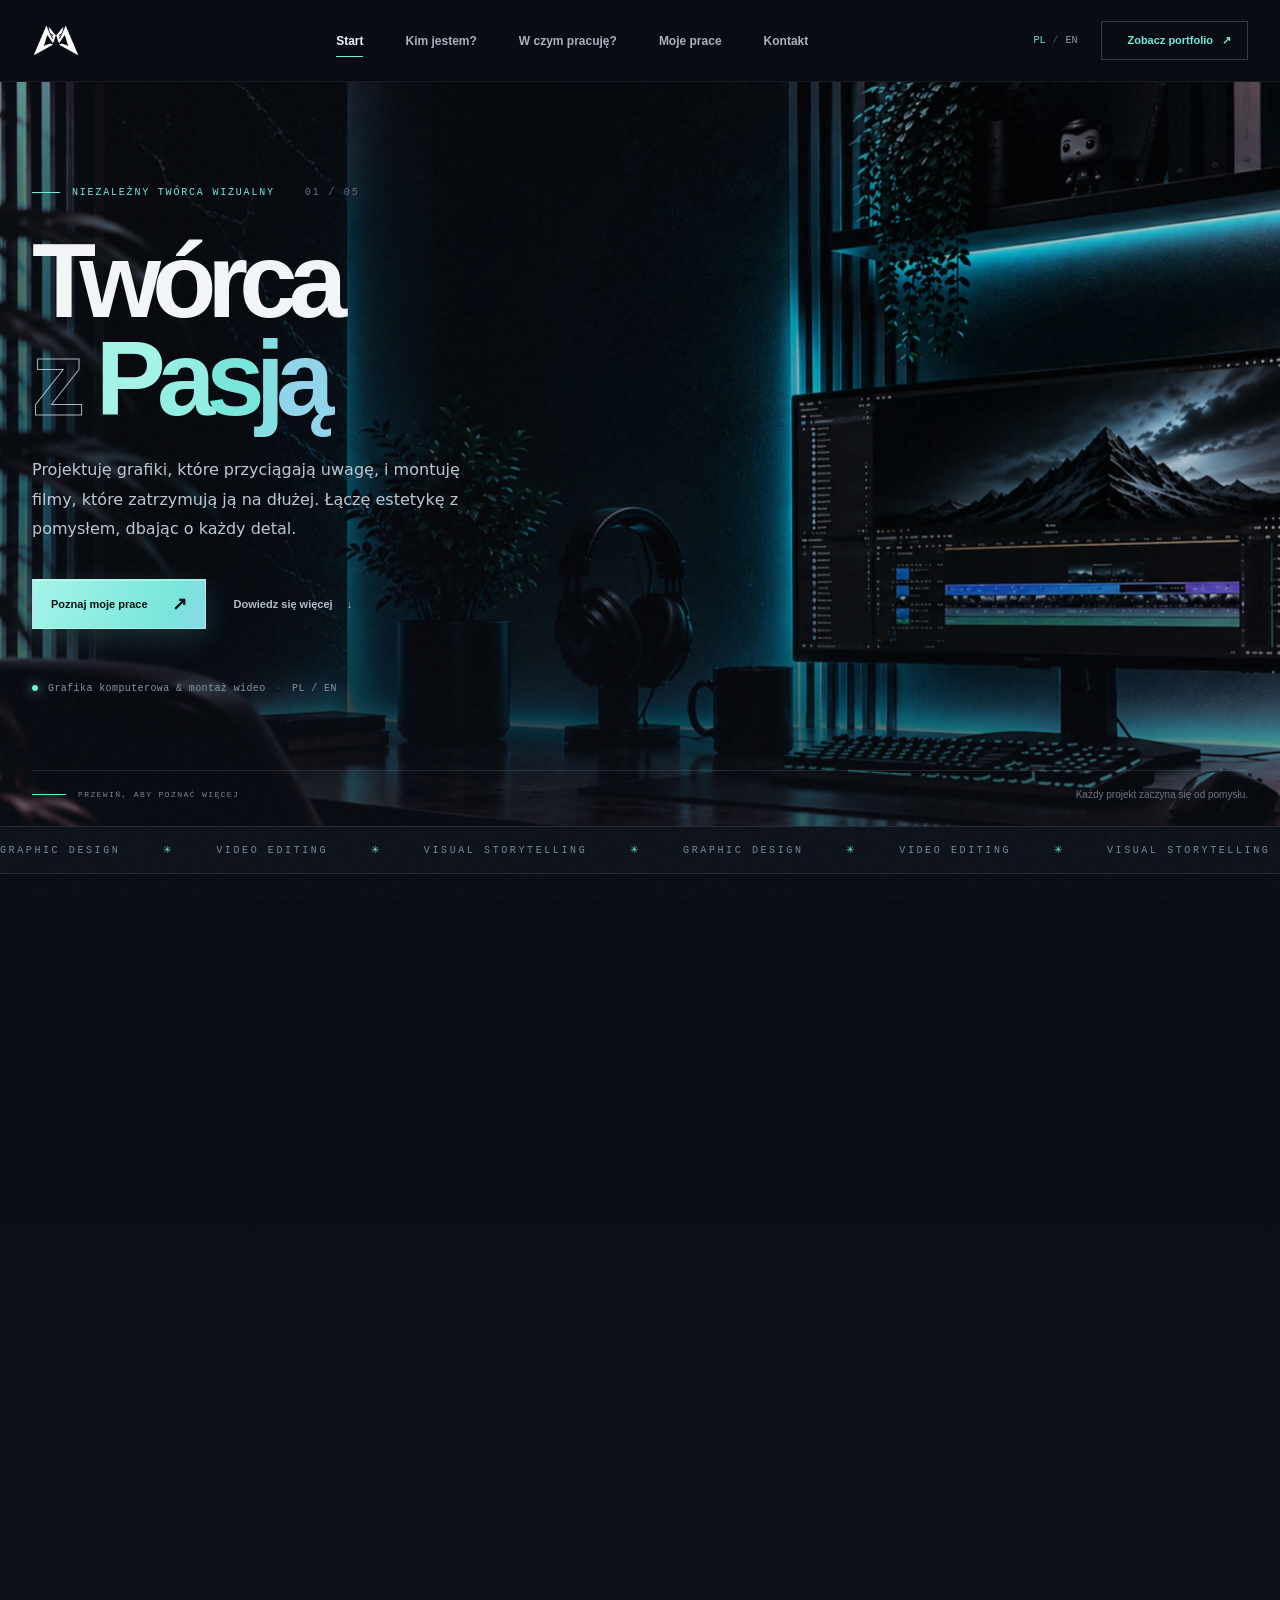
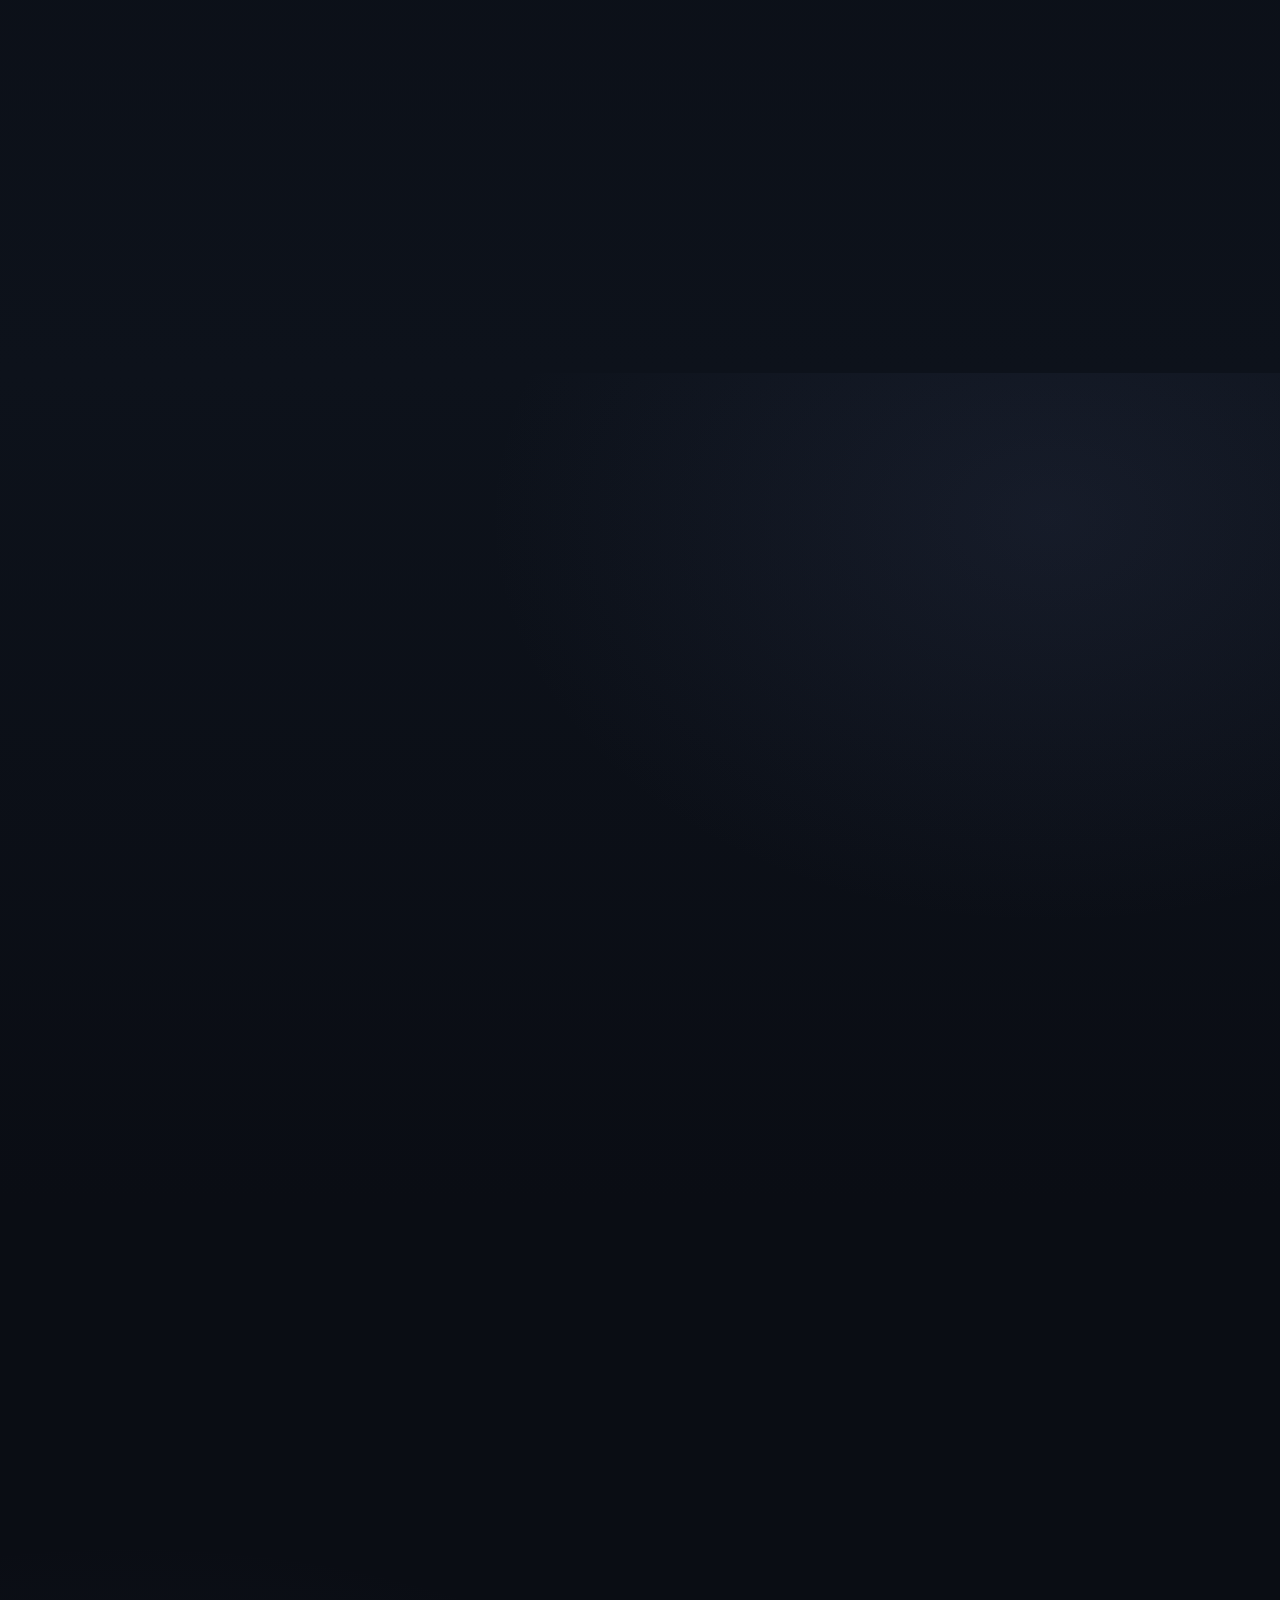
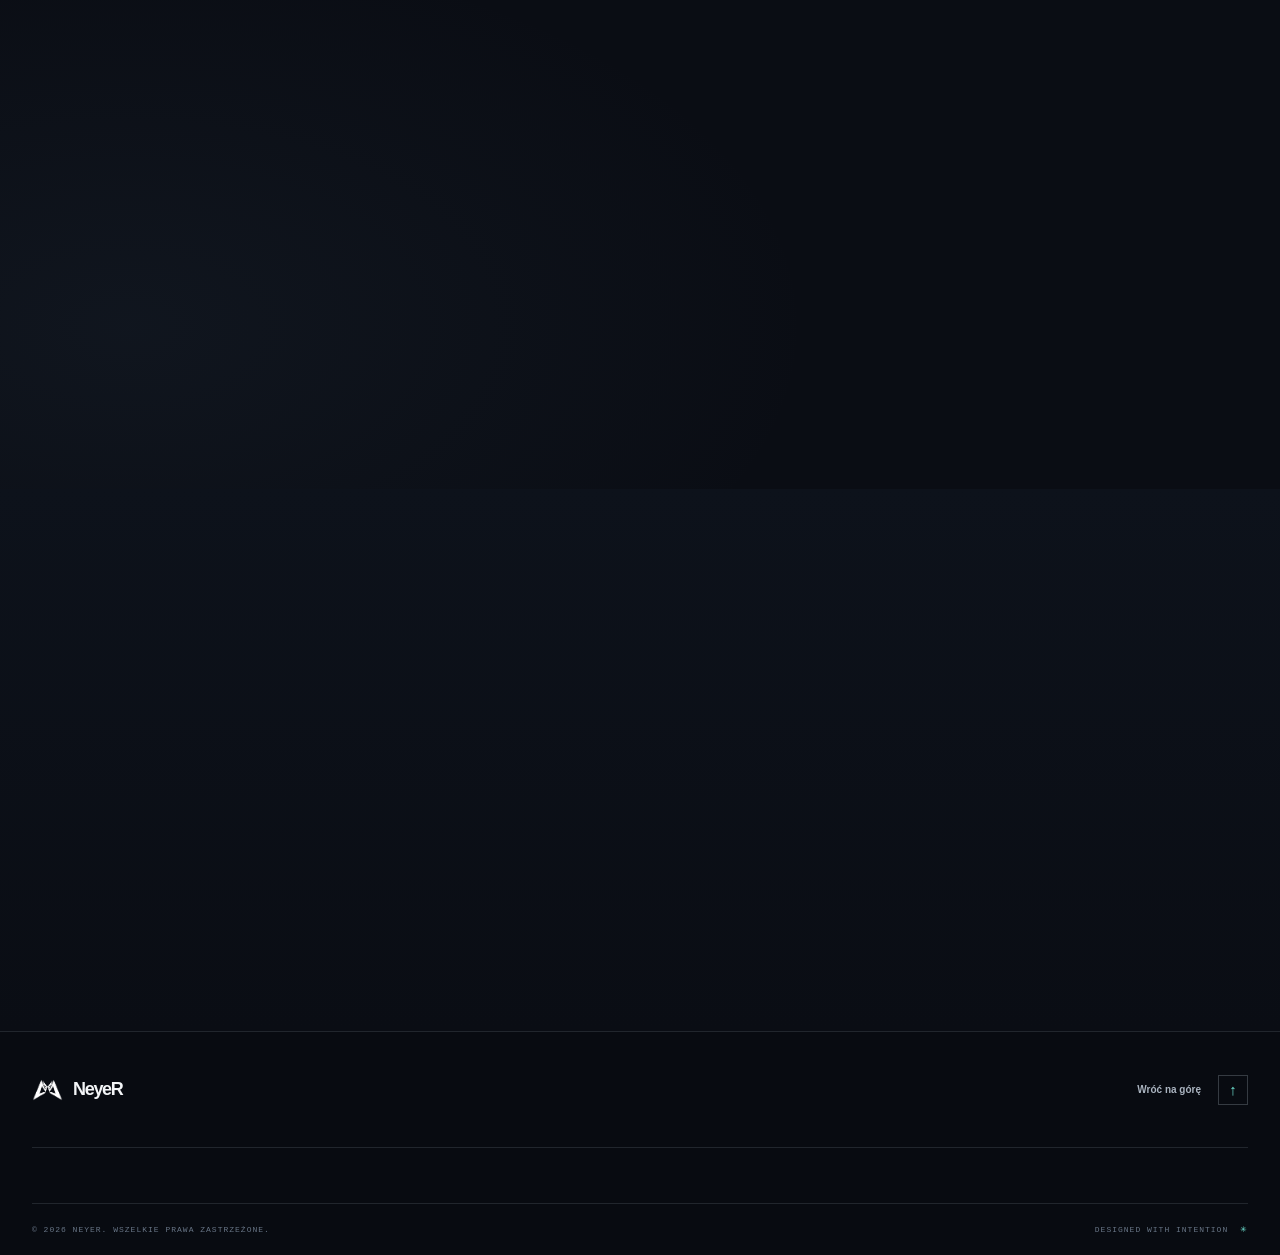
<file: index.html>
<!doctype html>
<html lang="pl">
<head>
  <meta charset="utf-8">
  <meta name="viewport" content="width=device-width, initial-scale=1">
  <meta name="theme-color" content="#0a0d14">
  <meta http-equiv="Content-Security-Policy" content="default-src 'self'; script-src 'self'; style-src 'self' 'unsafe-inline'; img-src 'self' data: blob:; media-src 'self' blob:; font-src 'self' data:; connect-src 'self'; object-src 'none'; base-uri 'self'; form-action 'self'; upgrade-insecure-requests">
  <meta name="description" content="NeyeR — portfolio grafiki komputerowej i montażu filmów.">
  <meta property="og:title" content="NeyeR — Visual Designer & Video Editor">
  <meta property="og:description" content="Grafika komputerowa i montaż filmów. Zobacz portfolio NeyeR.">
  <meta property="og:type" content="website">
  <title>NeyeR — Visual Designer & Video Editor</title>
  <link rel="icon" type="image/png" href="assets/favicon.png">
  <link rel="stylesheet" href="styles.css?v=20261114-letter-typewriter-v25">
  <script src="site.js?v=20261114-about-retrigger-v29" defer></script>
  <script src="home.js?v=20261113-photo-overscan-v6" defer></script>
</head>
<body>
  <div class="noise" aria-hidden="true"></div>
  <div class="scroll-progress" aria-hidden="true"><span id="scrollProgress"></span></div>
  <header class="site-header" id="top">
    <div class="header-inner wrap">
      <a class="brand" href="index.html#home" aria-label="NeyeR — strona główna">
        <span class="brand-mark"><img src="assets/logo-mark.png" alt=""></span>
      </a>
      <nav class="main-nav" id="mainNav" aria-label="Główna nawigacja">
        <a href="#home" class="nav-link active" data-i18n="navHome">Start</a>
        <a href="#about" class="nav-link" data-i18n="navAbout">Kim jestem?</a>
        <a href="#tools" class="nav-link" data-i18n="navTools">W czym pracuję?</a>
        <a href="#work" class="nav-link" data-i18n="navWork">Moje prace</a>
        <a href="#contact" class="nav-link" data-i18n="navContact">Kontakt</a>
      </nav>
      <div class="header-actions">
        <button class="lang-switch" id="langSwitch" type="button" aria-label="Switch language to English"><span class="lang-option selected" data-lang="pl">PL</span><span class="lang-divider">/</span><span class="lang-option" data-lang="en">EN</span></button>
        <a href="#work" class="header-cta"><span data-i18n="headerCta">Zobacz portfolio</span><span aria-hidden="true">↗</span></a>
        <button class="menu-toggle" id="menuToggle" type="button" aria-label="Otwórz menu" aria-expanded="false"><span></span><span></span></button>
      </div>
    </div>
  </header>

  <main>
    <section class="hero section-shell" id="home">
      <div class="hero-rgb-layer hero-rgb-red" aria-hidden="true"></div>
      <div class="hero-rgb-layer hero-rgb-cyan" aria-hidden="true"></div>
      <div class="hero-grid wrap">
        <div class="hero-copy">
          <div class="eyebrow reveal"><span class="eyebrow-line"></span><span data-i18n="heroEyebrow">Niezależny twórca wizualny</span><span class="eyebrow-index">01 / 05</span></div>
          <h1 class="hero-title reveal" data-delay="80"><span data-i18n="heroLine1">Twórca</span><br><span class="hero-title-final-line"><span class="title-outline" data-i18n="heroLine2">z</span> <span class="title-accent" data-i18n="heroLine3">Pasją</span></span></h1>
          <p class="hero-description reveal" data-delay="160" data-i18n="heroDescription">Projektuję grafiki, które przyciągają uwagę, i montuję filmy, które zatrzymują ją na dłużej. Łączę estetykę z pomysłem, dbając o każdy detal.</p>
          <div class="hero-actions reveal" data-delay="240"><a class="button button-primary" href="#work"><span data-i18n="heroButton">Poznaj moje prace</span><span class="button-arrow" aria-hidden="true">↗</span></a><a class="text-link" href="#about"><span data-i18n="heroSecondary">Dowiedz się więcej</span><span aria-hidden="true">↓</span></a></div>
          <div class="hero-meta reveal" data-delay="320"><span class="status-dot"></span><span data-i18n="heroStatus">Grafika komputerowa & montaż wideo</span><span class="meta-separator">·</span><span>PL / EN</span></div>
        </div>
        <div class="hero-art reveal" data-delay="160" aria-label="Abstrakcyjna kompozycja graficzna NeyeR">
          <div class="hero-art-scene" id="heroArtScene">
          <div class="art-orbit orbit-one"></div><div class="art-orbit orbit-two"></div><div class="art-glow"></div>
          <div class="art-topline"><span>NEYER® / VISUAL STUDIO</span><span>EST. CREATIVE</span></div>
          <div class="art-slab slab-back"></div>
          <div class="art-slab slab-front"><div class="slab-shape"></div><div class="slab-caption">DESIGN<br><b>IN MOTION</b></div><div class="slab-number">01—26</div></div>
          <div class="floating-tag tag-design"><span class="tag-icon">✳</span><span>GRAPHIC<br><b>DESIGN</b></span></div><div class="floating-tag tag-video"><span class="play-icon">▶</span><span>VIDEO<br><b>EDITING</b></span></div>
          <div class="art-bottomline"><span>CREATIVE DIRECTION</span><span>52° / 21°</span></div><div class="art-side-note">VISUAL<br>EXPERIMENTS <span>↗</span></div>
          </div>
        </div>
      </div>
      <div class="hero-bottom wrap"><span class="scroll-cue"><span class="scroll-cue-line"></span><span data-i18n="scrollLabel">PRZEWIŃ, ABY POZNAĆ WIĘCEJ</span></span><span class="hero-bottom-note" data-i18n="heroBottomNote">Każdy projekt zaczyna się od pomysłu.</span></div>
    </section>

    <section class="intro-strip" aria-label="Specjalizacje"><div class="marquee-track" aria-hidden="true"><span>GRAPHIC DESIGN <i>✳</i> VIDEO EDITING <i>✳</i> VISUAL STORYTELLING <i>✳</i> GRAPHIC DESIGN <i>✳</i> VIDEO EDITING <i>✳</i> VISUAL STORYTELLING <i>✳</i></span><span>GRAPHIC DESIGN <i>✳</i> VIDEO EDITING <i>✳</i> VISUAL STORYTELLING <i>✳</i> GRAPHIC DESIGN <i>✳</i> VIDEO EDITING <i>✳</i> VISUAL STORYTELLING <i>✳</i></span></div></section>

    <section class="about section-shell" id="about"><div class="wrap">
      <div class="section-heading reveal"><div><div class="eyebrow"><span class="eyebrow-line"></span><span data-i18n="aboutEyebrow">Kilka słów o mnie</span><span class="eyebrow-index">02 / 05</span></div><h2><span data-i18n="aboutTitle">Kim jestem</span><span class="title-accent">?</span></h2></div><div class="section-side-note" data-i18n="aboutSide">Kreatywność spotyka<br>się z precyzją.</div></div>
      <div class="about-layout about-layout-single"><div class="about-content reveal"><p class="about-paragraph" data-i18n="aboutBody">Nazywam się NeyeR. Od kilku lat zajmuję się projektowaniem grafiki komputerowej oraz montażem materiałów wideo. W swojej pracy łączę kreatywne podejście z dbałością o detale i spójność wizualną. Ukończyłem technikum na kierunku technik grafiki i poligrafii cyfrowej. Posiadam certyfikaty potwierdzające kwalifikacje PGF.04 i PGF.05, uzyskane po zdaniu egzaminów zawodowych, a także dyplom zawodowy w tym kierunku. Posługuję się językiem angielskim na poziomie średnio zaawansowanym.</p>
        <div class="credential-grid">
          <article class="credential-card"><span class="credential-no">01</span><span class="credential-code">PGF.04</span><span class="credential-label" data-i18n="credential1">Przygotowywanie oraz wykonywanie prac graficznych i publikacji cyfrowych.</span><span class="credential-arrow">↗</span></article>
          <article class="credential-card"><span class="credential-no">02</span><span class="credential-code">PGF.05</span><span class="credential-label" data-i18n="credential2">Drukowanie cyfrowe i obróbka druków, w tym planowanie procesów poligraficznych.</span><span class="credential-arrow">↗</span></article>
          <article class="credential-card credential-wide credential-diploma"><span class="credential-no">03</span><span class="credential-diploma-badge"><span aria-hidden="true">✓</span><span data-i18n="diplomaBadge">DOKUMENT POTWIERDZAJĄCY KWALIFIKACJE</span></span><span class="credential-code" data-i18n="diplomaTitle">DYPLOM ZAWODOWY</span><span class="credential-label" data-i18n="credential3">Potwierdza ukończenie kształcenia w zawodzie technik grafiki i poligrafii cyfrowej.</span><span class="credential-arrow">↗</span></article>
        </div>
        <a class="credentials-source" href="https://zpe.gov.pl/a/zadania-zawodowe/DcgP1bsNm" target="_blank" rel="noopener noreferrer" data-i18n="credentialsSource">Oficjalny opis kwalifikacji ↗</a>
        <div class="language-level" role="group" aria-label="Kompetencje językowe">
          <span class="language-mark" aria-hidden="true">EN</span>
          <span class="language-copy"><span class="language-label" data-i18n="englishLabel">Język angielski</span><span class="language-value" data-i18n="englishLevel">Poziom średnio zaawansowany</span></span>
          <span class="language-meter"><span class="language-meter-caption" data-i18n="languageScale">POZIOM</span><span class="language-bars" aria-label="Intermediate"><i></i><i></i><i></i><i></i><i></i><i></i><i></i><i class="muted"></i><i class="muted"></i><i class="muted"></i></span></span>
        </div>
      </div></div>
    </div></section>


    <section class="tools-section section-shell" id="tools"><div class="wrap">
      <div class="section-heading reveal"><div><div class="eyebrow"><span class="eyebrow-line"></span><span data-i18n="toolsEyebrow">Mój zestaw narzędzi</span><span class="eyebrow-index">03 / 05</span></div><h2><span data-i18n="toolsTitle">W czym</span> <span class="title-accent" data-i18n="toolsTitleAccent">pracuję</span><span class="tools-title-question" aria-hidden="true">?</span></h2></div><p class="work-intro" data-i18n="toolsIntro">Programy, w których projektuję, montuję i tworzę wizualizacje.</p></div>
      <div class="tool-grid">
        <article class="tool-card tool-blender reveal"><div class="tool-card-top"><span class="tool-index">01 / 04</span><span class="tool-type">3D / MODELING</span></div><div class="tool-brand-mark" aria-hidden="true"><span>Bl</span></div><div class="tool-card-copy"><h3>Blender</h3><p data-i18n="toolBlenderDesc">Modelowanie, materiały i wizualizacje 3D.</p></div><span class="tool-card-corner" aria-hidden="true">↗</span></article>
        <article class="tool-card tool-photoshop reveal"><div class="tool-card-top"><span class="tool-index">02 / 04</span><span class="tool-type">RASTER / DESIGN</span></div><div class="tool-brand-mark" aria-hidden="true"><span>Ps</span></div><div class="tool-card-copy"><h3>Adobe Photoshop</h3><p data-i18n="toolPhotoshopDesc">Retusz, fotomontaż i grafika rastrowa.</p></div><span class="tool-card-corner" aria-hidden="true">↗</span></article>
        <article class="tool-card tool-illustrator reveal"><div class="tool-card-top"><span class="tool-index">03 / 05</span><span class="tool-type">VECTOR / DESIGN</span></div><div class="tool-brand-mark" aria-hidden="true"><span>Ai</span></div><div class="tool-card-copy"><h3>Adobe Illustrator</h3><p data-i18n="toolIllustratorDesc">Grafika wektorowa, logotypy i ilustracje.</p></div><span class="tool-card-corner" aria-hidden="true">↗</span></article>
        <article class="tool-card tool-premiere reveal"><div class="tool-card-top"><span class="tool-index">04 / 05</span><span class="tool-type">VIDEO / EDIT</span></div><div class="tool-brand-mark" aria-hidden="true"><span>Pr</span></div><div class="tool-card-copy"><h3>Adobe Premiere Pro</h3><p data-i18n="toolPremiereDesc">Montaż materiałów wideo, kolor i dźwięk.</p></div><span class="tool-card-corner" aria-hidden="true">↗</span></article>
        <article class="tool-card tool-aftereffects reveal"><div class="tool-card-top"><span class="tool-index">05 / 05</span><span class="tool-type">MOTION / FX</span></div><div class="tool-brand-mark" aria-hidden="true"><span>Ae</span></div><div class="tool-card-copy"><h3>Adobe After Effects</h3><p data-i18n="toolAfterEffectsDesc">Animacja, efekty wizualne i compositing.</p></div><span class="tool-card-corner" aria-hidden="true">↗</span></article>
      </div>
    </div></section>

    <section class="work section-shell" id="work"><div class="wrap">
      <div class="section-heading work-heading reveal"><div><div class="eyebrow"><span class="eyebrow-line"></span><span data-i18n="workEyebrow">Wybrane obszary twórczości</span><span class="eyebrow-index">04 / 05</span></div><h2><span data-i18n="workTitle">Moje</span> <span class="title-accent" data-i18n="workTitleAccent">prace</span></h2></div><p class="work-intro" data-i18n="workIntro">Wybierz obszar twórczości i przejdź do osobnej galerii z kategoriami.</p></div>
      <div class="portfolio-choices">
        <a class="portfolio-choice choice-graphics reveal" data-delay="60" href="graphics.html">
          <span class="choice-index">01 / VISUAL DESIGN</span><span class="choice-background choice-background-graphics" aria-hidden="true"><img src="assets/category-backgrounds/grafika.png" alt="" loading="lazy" decoding="async"></span>
          <span class="choice-bottom"><span><strong data-i18n="graphics">Grafika</strong><small data-i18n="graphicsSub">Projektowanie, kompozycja, identyfikacja wizualna</small></span><span class="choice-arrow">↗</span></span>
        </a>
        <a class="portfolio-choice choice-video reveal" data-delay="140" href="editing.html">
          <span class="choice-index">02 / MOTION & FILM</span><span class="choice-background choice-background-video" aria-hidden="true"><img src="assets/category-backgrounds/montaz.png" alt="" loading="lazy" decoding="async"></span>
          <span class="choice-bottom"><span><strong data-i18n="video">Montaż</strong><small data-i18n="videoSub">Montaż wideo, animacja i opowiadanie obrazem</small></span><span class="choice-arrow">↗</span></span>
        </a>
      </div>
    </div></section>

    <section class="contact section-shell" id="contact"><div class="wrap">
      <div class="section-heading reveal"><div><div class="eyebrow"><span class="eyebrow-line"></span><span data-i18n="contactEyebrow">Porozmawiajmy o projekcie</span><span class="eyebrow-index">05 / 05</span></div><h2><span data-i18n="contactTitle">Kontakt</span></h2></div><p class="work-intro" data-i18n="contactIntro">Masz pomysł na grafikę lub materiał wideo? Napisz do mnie.</p></div>
      <div class="contact-grid reveal" data-delay="100">
        <button class="contact-card" type="button" data-copy="frozenes2005iqe@gmail.com" data-copy-kind="email"><span class="contact-card-icon contact-brand-icon contact-gmail" aria-hidden="true"><svg viewBox="0 0 24 24" role="presentation"><path d="M3.5 6.5 12 13l8.5-6.5" fill="none" stroke="#EA4335" stroke-width="2.4" stroke-linecap="round" stroke-linejoin="round"/><path d="M3.5 6.5V18" fill="none" stroke="#4285F4" stroke-width="2.4" stroke-linecap="round"/><path d="M3.5 18h17" fill="none" stroke="#34A853" stroke-width="2.4" stroke-linecap="round"/><path d="M20.5 18V6.5" fill="none" stroke="#FBBC04" stroke-width="2.4" stroke-linecap="round"/></svg></span><span class="contact-card-copy"><span class="contact-card-label" data-i18n="emailLabel">Adres e-mail</span><strong>frozenes2005iqe@gmail.com</strong></span><span class="contact-copy-icon" aria-hidden="true">⧉</span></button>
        <button class="contact-card" type="button" data-copy="neyereq" data-copy-kind="discord"><span class="contact-card-icon contact-brand-icon contact-discord" aria-hidden="true"><svg viewBox="0 0 24 24" role="presentation"><path fill="#5865F2" d="M20.317 4.3698a19.7913 19.7913 0 0 0-4.8851-1.5152.0741.0741 0 0 0-.0785.0371c-.211.3753-.4457.8658-.6104 1.2495-1.8447-.2762-3.68-.2762-5.4868 0-.1647-.3911-.4074-.8742-.6184-1.2495a.077.077 0 0 0-.0785-.037 19.7363 19.7363 0 0 0-4.8852 1.515.0699.0699 0 0 0-.0321.0277C.5334 9.0458-.319 13.5799.0992 18.0578a.0824.0824 0 0 0 .0312.0561 19.9 19.9 0 0 0 5.9939 3.0294.0777.0777 0 0 0 .0842-.0276c.4616-.6304.8731-1.2952 1.226-1.9942a.076.076 0 0 0-.0416-.1057 13.1 13.1 0 0 1-1.8725-.8926.0778.0778 0 0 1-.0076-.1287c.1258-.0943.2517-.1924.3718-.2914a.0743.0743 0 0 1 .0776-.0105c3.9278 1.7933 8.18 1.7933 12.0614 0a.074.074 0 0 1 .0785.0095c.1201.099.246.198.3728.2924a.077.077 0 0 1-.0066.1287c-.597.35-1.219.6498-1.8734.8926a.077.077 0 0 0-.0406.1067c.3609.698.7724 1.3628 1.2259 1.9932a.076.076 0 0 0 .0842.0286 19.876 19.876 0 0 0 6.002-3.0294.077.077 0 0 0 .0312-.0552c.5004-5.177-.8382-9.6739-3.5485-13.6604a.061.061 0 0 0-.0312-.0286ZM8.02 15.3312c-1.172 0-2.135-.9786-2.135-2.177 0-1.1983.943-2.177 2.135-2.177 1.201 0 2.153.9881 2.134 2.177 0 1.1984-.943 2.177-2.134 2.177Zm7.96 0c-1.172 0-2.134-.9786-2.134-2.177 0-1.1983.943-2.177 2.134-2.177 1.201 0 2.153.9881 2.134 2.177 0 1.1984-.934 2.177-2.134 2.177Z"/></svg></span><span class="contact-card-copy"><span class="contact-card-label">Discord</span><strong>neyereq</strong></span><span class="contact-copy-icon" aria-hidden="true">⧉</span></button>
      </div><p class="contact-hint reveal" data-i18n="contactHint">Kliknij wybraną pozycję, aby skopiować dane kontaktowe.</p>
    </div></section>
  </main>

  <footer class="site-footer"><div class="wrap footer-main"><a class="footer-brand" href="index.html#home"><img src="assets/logo-mark.png" alt=""><span>NeyeR</span></a><p data-i18n="footerStatement">Dobre projekty zostają w pamięci.</p><a class="back-top" href="#top"><span data-i18n="backTop">Wróć na górę</span><span class="back-top-arrow" aria-hidden="true">↑</span></a></div>
    <div class="wrap footer-copyright-note" data-i18n="copyrightNotice">Projekty ukazane na stronie objęte są prawami autorskimi i nie zezwalam na wykorzystywanie ich we wszelkich projektach.</div>
    <div class="wrap footer-bottom"><span>© <span id="year"></span> NEYER. <span data-i18n="rights">WSZELKIE PRAWA ZASTRZEŻONE.</span></span><span class="footer-made">DESIGNED WITH INTENTION <i>✳</i></span></div>
  </footer>
  <div class="toast" id="toast" role="status" aria-live="polite"></div>
</body></html>
</file>
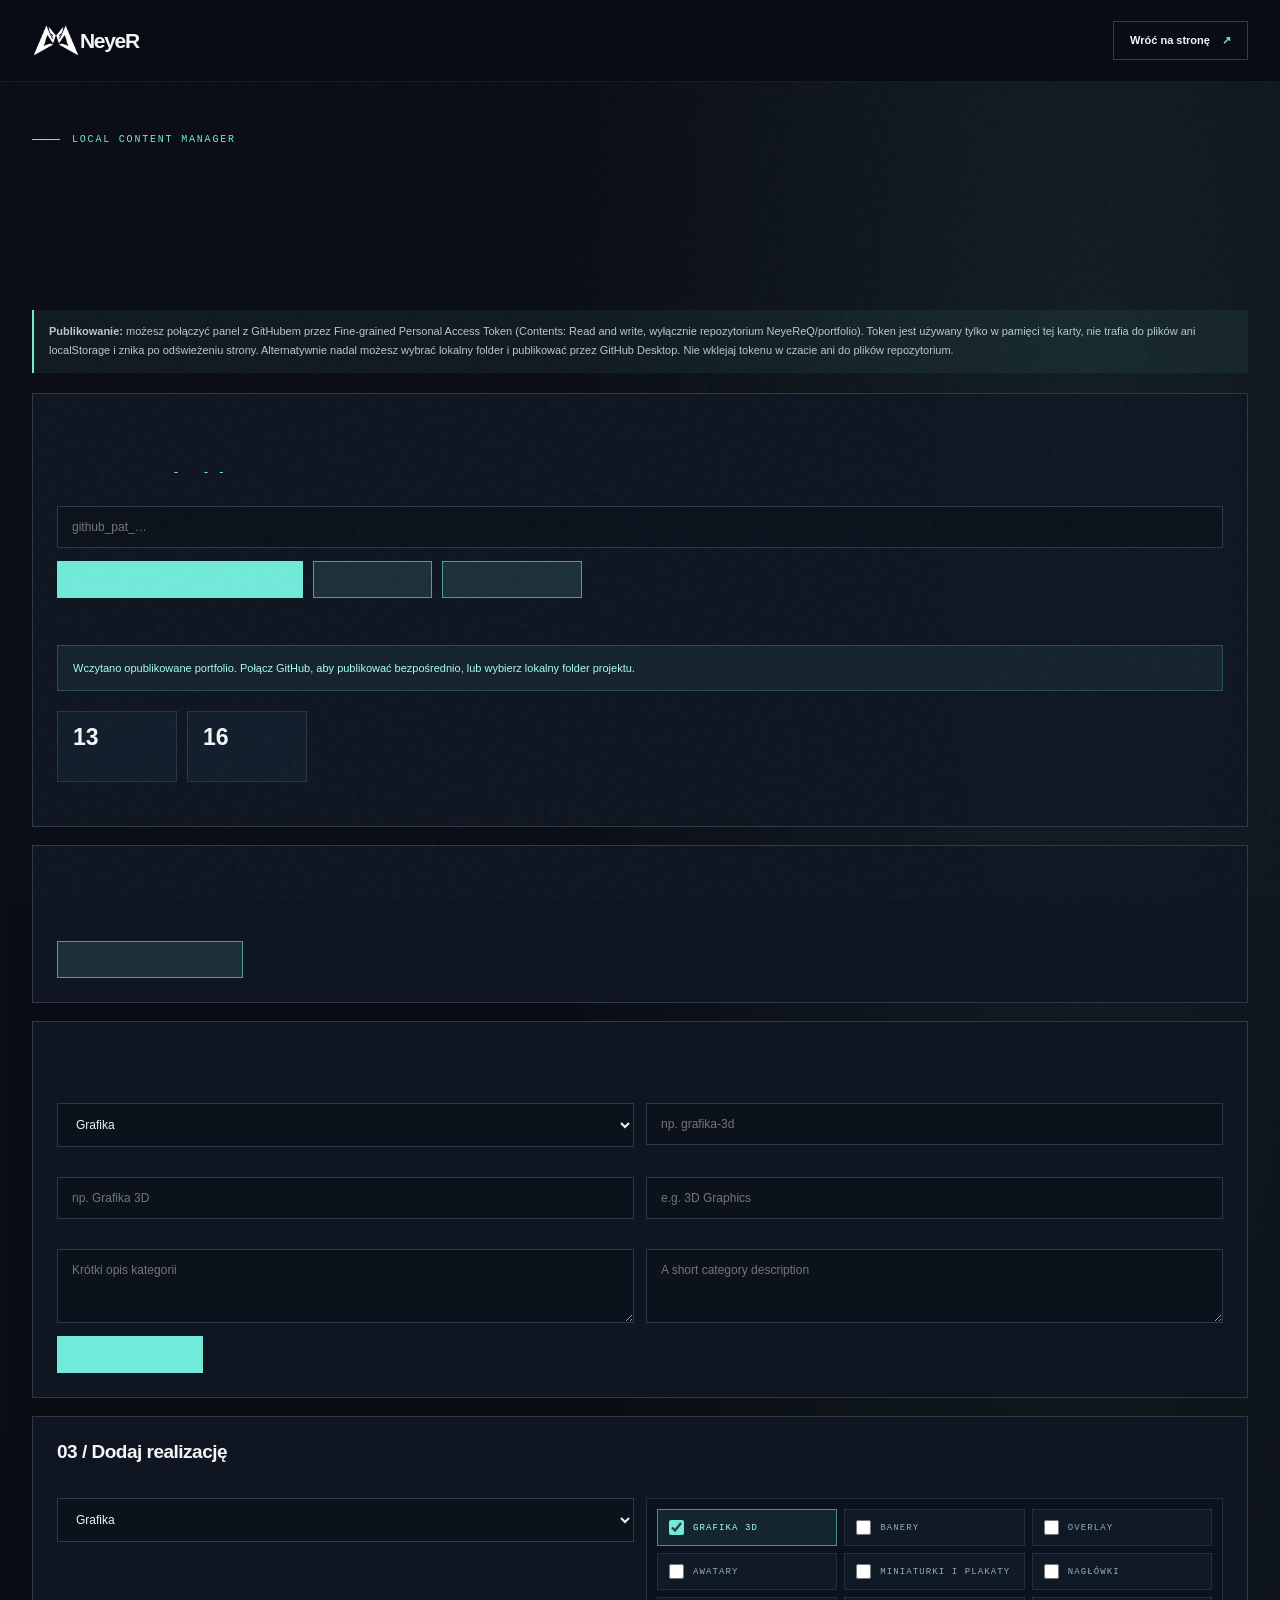
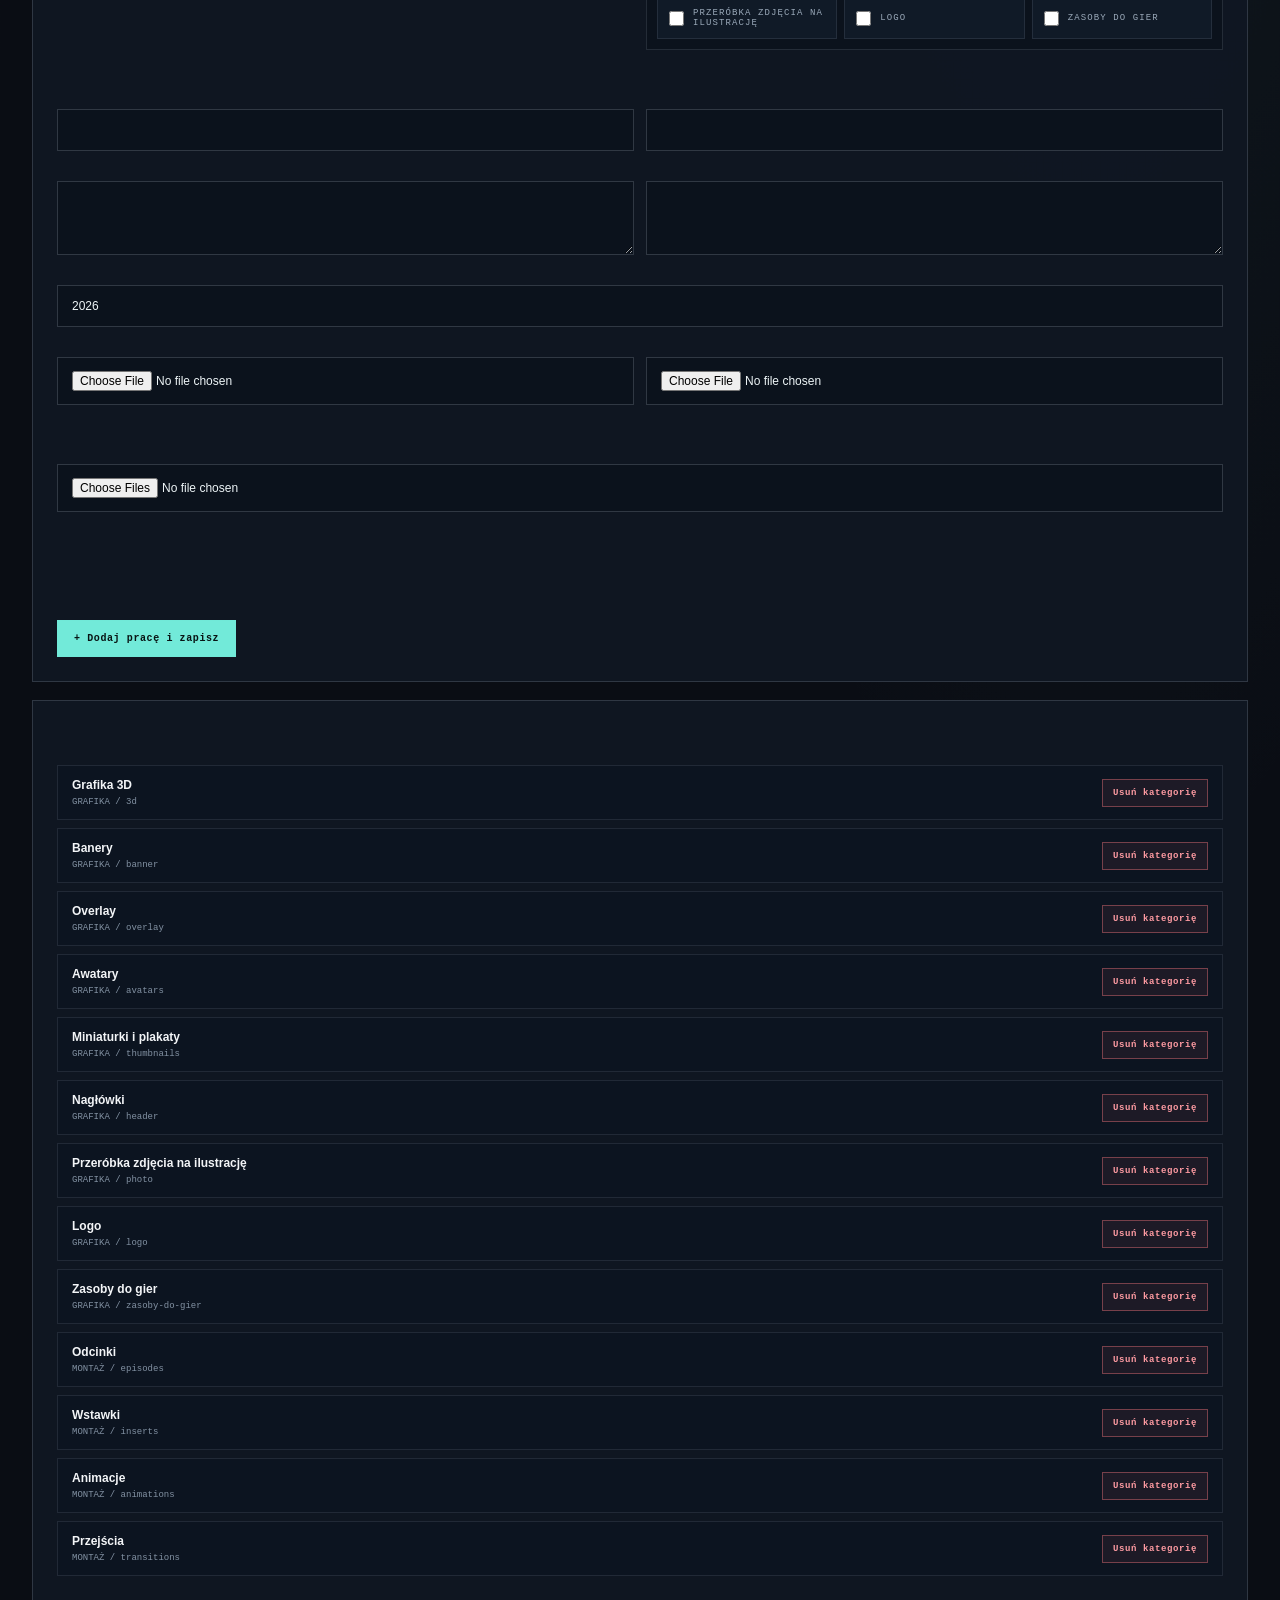
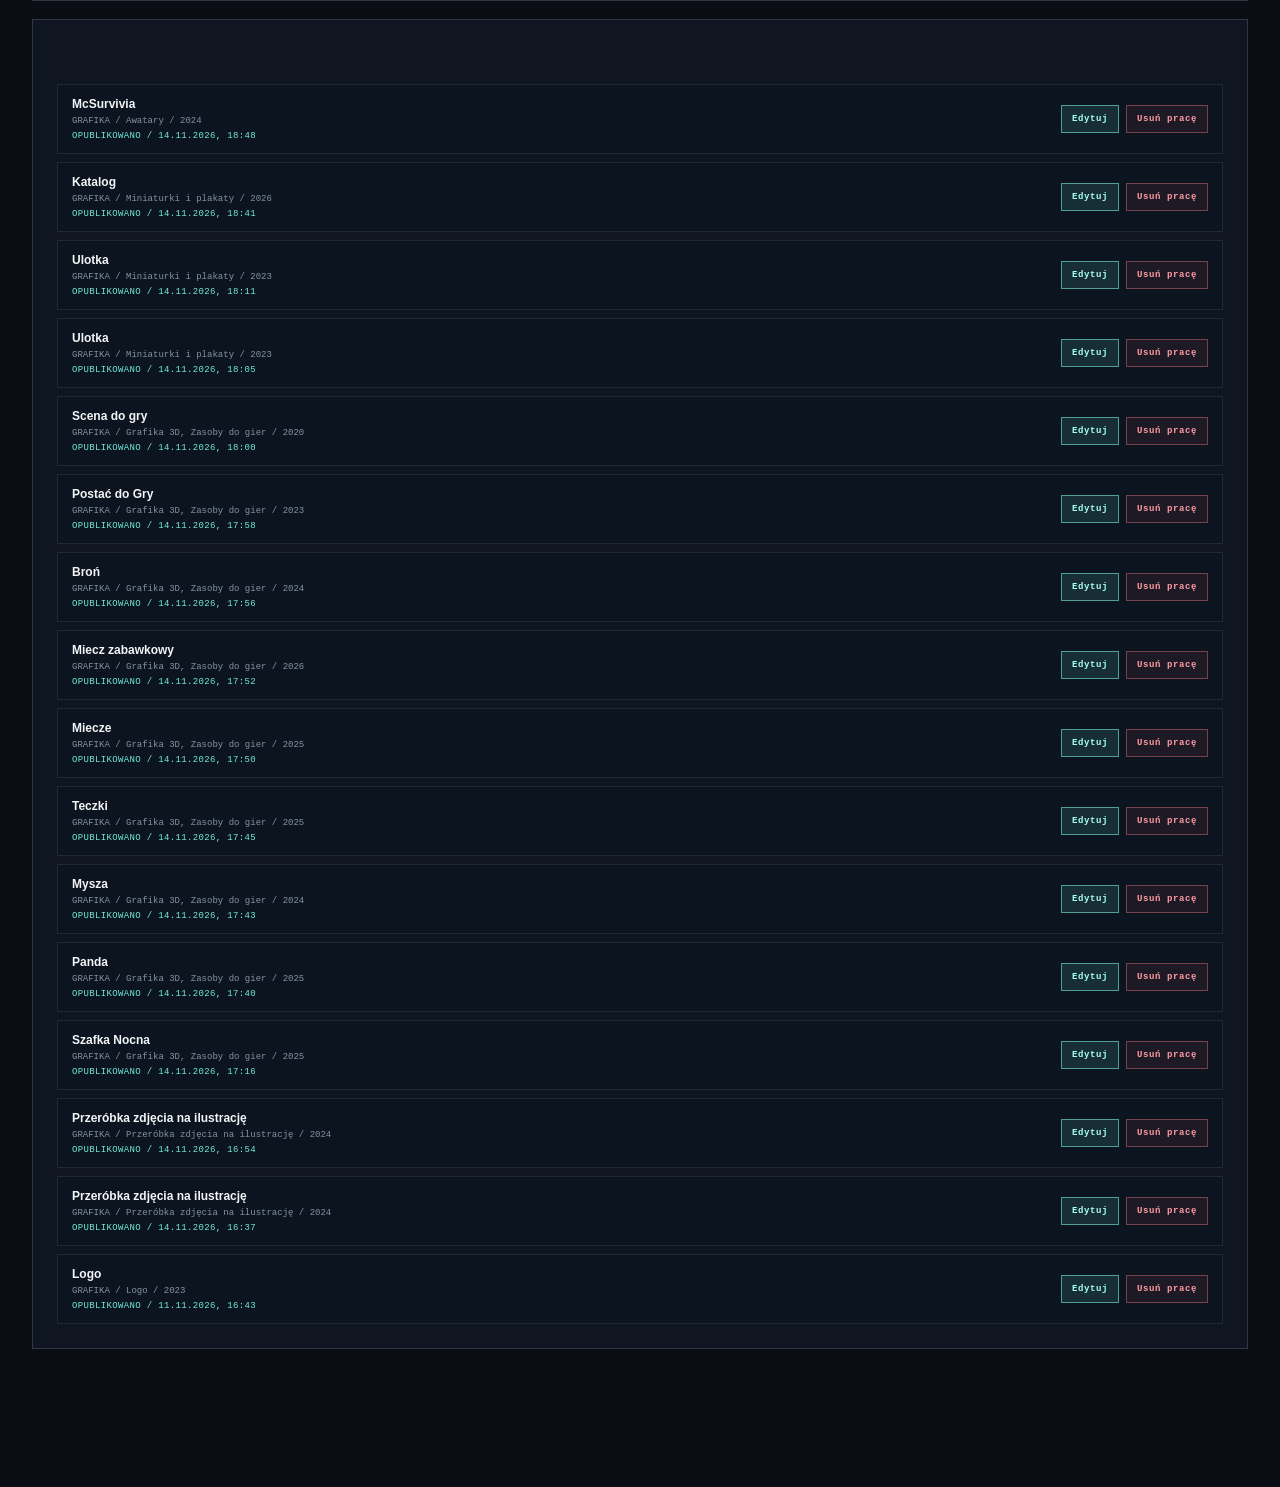
<file: admin-local.html>
<!doctype html>
<html lang="pl">
<head>
  <meta charset="utf-8"><meta name="viewport" content="width=device-width,initial-scale=1"><meta name="robots" content="noindex,nofollow,noarchive"><meta name="theme-color" content="#0a0d14">
  <meta http-equiv="Content-Security-Policy" content="default-src 'self'; script-src 'self'; style-src 'self' 'unsafe-inline'; img-src 'self' data: blob:; media-src 'self' blob:; font-src 'self' data:; connect-src 'self' https://api.github.com; object-src 'none'; base-uri 'self'; form-action 'self'; upgrade-insecure-requests">
  <title>NeyeR — lokalny panel portfolio</title><link rel="icon" type="image/png" href="assets/favicon.png"><link rel="stylesheet" href="styles.css"><script src="admin-local.js?v=20261114-multi-gallery-v1" defer></script><script src="site.js?v=20261114-letter-typewriter-v26" defer></script>
  <style>
    .publish-screen{position:fixed;inset:0;z-index:100000;display:flex;align-items:center;justify-content:center;padding:24px;background:rgba(4,8,14,.94);backdrop-filter:blur(18px);opacity:0;visibility:hidden;transition:opacity .3s ease,visibility .3s ease}
    .publish-screen[hidden]{display:none!important}
    .publish-screen.is-visible{opacity:1;visibility:visible}
    .publish-screen-panel{width:min(520px,100%);padding:clamp(26px,5vw,42px);border:1px solid rgba(114,234,217,.25);background:linear-gradient(145deg,rgba(20,32,46,.98),rgba(9,15,24,.99));box-shadow:0 30px 100px rgba(0,0,0,.45),inset 0 1px rgba(255,255,255,.035);text-align:left}
    .publish-kicker{display:flex;align-items:center;gap:10px;color:#72ead9;font:9px 'DM Mono',monospace;letter-spacing:1.8px;text-transform:uppercase}
    .publish-kicker:before{content:"";width:7px;height:7px;border-radius:50%;background:#72ead9;box-shadow:0 0 15px rgba(114,234,217,.8);animation:publishPulse 1.4s ease-in-out infinite}
    .publish-screen h2{margin:25px 0 9px;color:#f2f7fa;font-size:clamp(25px,5vw,36px);letter-spacing:-1.6px}
    .publish-message{min-height:42px;margin:0;color:#a8b6c5;font-size:12px;line-height:1.8}
    .publish-progress-track{position:relative;height:9px;margin:28px 0 13px;overflow:hidden;border:1px solid rgba(213,226,240,.13);border-radius:99px;background:rgba(255,255,255,.055)}
    .publish-progress-fill{position:relative;width:3%;height:100%;border-radius:99px;background:linear-gradient(90deg,#42bfae,#9affed);box-shadow:0 0 18px rgba(114,234,217,.36);transition:width .45s cubic-bezier(.2,.7,.2,1)}
    .publish-progress-fill:after{content:"";position:absolute;inset:0;background:linear-gradient(100deg,transparent,rgba(255,255,255,.55),transparent);transform:translateX(-100%);animation:publishShimmer 1.6s ease-in-out infinite}
    .publish-meta{display:flex;justify-content:space-between;gap:16px;color:#718294;font:9px 'DM Mono',monospace;letter-spacing:.5px}
    .publish-meta strong{color:#72ead9;font-size:11px}
    .publish-actions{display:flex;gap:9px;margin-top:24px}
    .publish-screen.is-complete .publish-progress-fill{background:linear-gradient(90deg,#48d8b7,#b0ffe7)}
    .publish-screen.is-error .publish-progress-fill{background:linear-gradient(90deg,#b96b74,#ff9ba2);box-shadow:0 0 16px rgba(255,120,130,.25)}
    .publish-screen.is-error .publish-kicker{color:#ff9ba2}
    .publish-screen.is-error .publish-kicker:before{background:#ff9ba2;box-shadow:0 0 15px rgba(255,120,130,.6);animation:none}
    @keyframes publishShimmer{to{transform:translateX(100%)}}
    @keyframes publishPulse{50%{opacity:.35;transform:scale(.75)}}
    @media(prefers-reduced-motion:reduce){.publish-screen,.publish-progress-fill{transition:none}.publish-progress-fill:after,.publish-kicker:before{animation:none}}
    .admin-shell{min-height:100vh;padding:52px 0 90px;background:radial-gradient(ellipse at 85% 8%,rgba(114,234,217,.08),transparent 35%),#0a0d14}.admin-head{display:flex;justify-content:space-between;align-items:flex-start;gap:20px;margin-bottom:30px}.admin-head h1{font-size:clamp(34px,5vw,58px);letter-spacing:-.06em;margin:14px 0 8px}.admin-head p{max-width:760px;color:#97a6b6;font-size:12px;line-height:1.9;margin:0}.admin-panel{border:1px solid rgba(213,226,240,.16);background:rgba(15,23,34,.94);padding:24px;margin:18px 0}.admin-panel h2{font-size:19px;letter-spacing:-.5px;margin:0 0 18px}.admin-row{display:grid;grid-template-columns:repeat(2,minmax(0,1fr));gap:12px}.admin-field{display:flex;flex-direction:column;gap:7px;margin-bottom:13px}.admin-field label{font:9px 'DM Mono',monospace;letter-spacing:1.1px;color:#9aa9b9;text-transform:uppercase}.admin-field input,.admin-field select,.admin-field textarea{width:100%;min-width:0;padding:13px 14px;border:1px solid rgba(213,226,240,.18);background:#0b121c;color:#edf4f6;font:12px Manrope,Arial,sans-serif;outline:none}.admin-field textarea{min-height:74px;resize:vertical}.admin-field input:focus,.admin-field select:focus,.admin-field textarea:focus{border-color:rgba(114,234,217,.7)}.admin-button{position:relative;isolation:isolate;overflow:hidden;border:1px solid rgba(114,234,217,.6);background:rgba(114,234,217,.12);color:#a6fff1;padding:12px 16px;font:700 10px 'DM Mono',monospace;letter-spacing:.6px;cursor:pointer;transition:background .2s}.admin-button:hover{background:rgba(114,234,217,.22)}.admin-button:not(:disabled)::before{content:"";position:absolute;z-index:-1;top:-85%;left:-90%;width:72%;height:270%;pointer-events:none;opacity:0;background:linear-gradient(112deg,transparent 12%,rgba(114,234,217,.025) 32%,rgba(114,234,217,.16) 49%,rgba(226,255,250,.18) 56%,transparent 82%);transform:translate3d(-20%,0,0) skewX(-18deg);transition:transform .9s cubic-bezier(.2,.7,.2,1),opacity .25s ease}.admin-button:not(:disabled):hover::before{opacity:1;transform:translate3d(260%,0,0) skewX(-18deg)}@media(prefers-reduced-motion:reduce){.admin-button::before{transition:none}}.admin-button.primary{background:#72ead9;color:#081414}.admin-button.danger{border-color:rgba(255,120,130,.4);background:rgba(255,120,130,.07);color:#ff9ba2}.admin-button:disabled{opacity:.4;cursor:not-allowed}.admin-status{padding:13px 15px;margin:15px 0;border:1px solid rgba(114,234,217,.22);background:rgba(114,234,217,.06);color:#a6c5c8;font-size:11px;line-height:1.7}.admin-status.error{border-color:rgba(255,120,130,.35);background:rgba(255,120,130,.06);color:#ffb0b5}.admin-status.ok{color:#a6fff1}.admin-list{display:grid;gap:8px}.admin-list-item{display:flex;align-items:center;justify-content:space-between;gap:14px;padding:12px 14px;background:#0c1420;border:1px solid rgba(213,226,240,.1)}.admin-list-item strong{display:block;font-size:12px}.admin-list-item small{display:block;color:#8392a3;font:9px 'DM Mono',monospace;margin-top:5px}.admin-list-item .admin-published-at{color:#72ead9;font-size:9px;letter-spacing:.35px}.admin-category-options{display:grid;grid-template-columns:repeat(auto-fit,minmax(150px,1fr));gap:7px;padding:10px;border:1px solid rgba(213,226,240,.12);background:#0b121c}.admin-category-option{display:flex;align-items:center;gap:9px;min-width:0;padding:10px 11px;border:1px solid rgba(213,226,240,.1);background:#101a27;color:#c4d0da;font:10px Manrope,Arial,sans-serif;cursor:pointer;transition:border-color .18s,background .18s,color .18s}.admin-category-option:has(input:checked){border-color:rgba(114,234,217,.55);background:rgba(114,234,217,.09);color:#a6fff1}.admin-category-option input{width:15px;height:15px;flex:0 0 auto;margin:0;padding:0;accent-color:#72ead9}.admin-category-option input:disabled{opacity:.45}.admin-list-actions{display:flex;gap:7px;flex:0 0 auto}.admin-list-actions button{padding:8px 10px;font-size:9px}.admin-muted{color:#8392a3;font-size:11px;line-height:1.8}.admin-upload-hint{color:#8192a4;font-size:10px;line-height:1.7;margin-top:5px}.admin-top-actions{display:flex;gap:10px;flex-wrap:wrap}.admin-counts{display:flex;gap:10px;flex-wrap:wrap;margin:20px 0}.admin-count{padding:12px 15px;background:#121e2b;border:1px solid rgba(213,226,240,.12);min-width:120px}.admin-count strong{display:block;font-size:23px}.admin-count span{color:#8292a3;font:8px 'DM Mono',monospace;text-transform:uppercase;letter-spacing:1px}.admin-warning{border-left:2px solid #72ead9;padding:12px 15px;background:rgba(114,234,217,.06);color:#b7c8d2;font-size:11px;line-height:1.8;margin:20px 0}.admin-link{color:#72ead9;text-decoration:underline}.admin-hidden{display:none!important}@media(max-width:650px){.admin-panel{padding:17px}.admin-row{grid-template-columns:1fr}.admin-head{flex-direction:column}.admin-list-item{align-items:flex-start;flex-direction:column}.admin-list-actions{width:100%}.admin-list-actions button{flex:1}}
  </style>
</head>
<body data-admin-page>
  <div class="noise" aria-hidden="true"></div>
  <div class="publish-screen" id="publishScreen" role="status" aria-live="polite" aria-atomic="true" hidden>
    <div class="publish-screen-panel">
      <div class="publish-kicker">NEYER / PUBLISHING</div>
      <h2 id="publishTitle">Zapisujemy zmiany</h2>
      <p class="publish-message" id="publishMessage">Przygotowujemy zmiany do zapisu…</p>
      <div class="publish-progress-track" id="publishProgressBar" role="progressbar" aria-label="Postęp zapisywania i publikacji" aria-valuemin="0" aria-valuemax="100" aria-valuenow="3">
        <div class="publish-progress-fill" id="publishBarFill"></div>
      </div>
      <div class="publish-meta"><strong id="publishPercent">3%</strong><span id="publishStage">Przygotowanie</span></div>
      <div class="publish-actions">
        <button class="admin-button primary" id="publishRetry" type="button" hidden>Sprawdź ponownie</button>
        <button class="admin-button" id="publishClose" type="button" hidden>Zamknij</button>
      </div>
    </div>
  </div>
  <header class="site-header"><div class="header-inner wrap"><a class="brand" href="index.html"><span class="brand-mark"><img src="assets/logo-mark.png" alt=""></span><span class="brand-word">NeyeR</span></a><a href="index.html" class="header-cta">Wróć na stronę <span>↗</span></a></div></header>
  <main class="admin-shell"><div class="wrap">
    <div class="admin-head"><div><div class="eyebrow"><span class="eyebrow-line"></span><span>LOCAL CONTENT MANAGER</span></div><h1>Panel <span class="title-accent">administracyjny.</span></h1><p>Zarządzaj kategoriami i realizacjami bez edytowania kodu. Panel zapisuje dane i multimedia wyłącznie w wybranym folderze projektu na Twoim komputerze.</p></div></div>
    <div class="admin-warning"><strong>Publikowanie:</strong> możesz połączyć panel z GitHubem przez Fine-grained Personal Access Token (Contents: Read and write, wyłącznie repozytorium NeyeReQ/portfolio). Token jest używany tylko w pamięci tej karty, nie trafia do plików ani localStorage i znika po odświeżeniu strony. Alternatywnie nadal możesz wybrać lokalny folder i publikować przez GitHub Desktop. Nie wklejaj tokenu w czacie ani do plików repozytorium.</div>
    <section class="admin-panel"><h2>01 / Połącz GitHub — publikacja bez GitHub Desktop</h2><p class="admin-muted">Wygeneruj <a class="admin-link" href="https://github.com/settings/personal-access-tokens/new" target="_blank" rel="noopener noreferrer">Fine-grained token na GitHubie</a>. Wybierz tylko repozytorium <strong>NeyeReQ/portfolio</strong> i nadaj uprawnienie <strong>Contents: Read and write</strong> (Metadata: Read-only jest dodawane automatycznie). Zalecana krótka data wygaśnięcia.</p><div class="admin-field"><label for="githubToken">Fine-grained GitHub token</label><input id="githubToken" type="password" autocomplete="off" autocapitalize="none" spellcheck="false" placeholder="github_pat_…"></div><div class="admin-top-actions"><button class="admin-button primary" id="connectGitHub" type="button">Połącz i włącz publikację online</button><button class="admin-button" id="disconnectGitHub" type="button">Odłącz GitHub</button><a class="admin-button" href="index.html">Otwórz portfolio</a></div><p class="admin-muted">Po połączeniu dodawanie lub usuwanie pracy tworzy jeden commit w gałęzi <code>main</code>. Multimedia i plik danych trafiają razem do repozytorium, a GitHub Pages uruchamia publikację automatycznie.</p><div class="admin-status" id="status">Najpierw połącz GitHub lub wybierz lokalny folder projektu.</div><div class="admin-counts"><div class="admin-count"><strong id="categoryCount">—</strong><span>Kategorie</span></div><div class="admin-count"><strong id="projectCount">—</strong><span>Prace</span></div></div></section>
    <section class="admin-panel"><h2>Tryb alternatywny / lokalny folder</h2><p class="admin-muted">Możesz nadal wybrać lokalny folder projektu. W tym trybie panel zapisuje wyłącznie na komputerze, a publikacja wymaga Commit i Push w GitHub Desktop.</p><div class="admin-top-actions"><button class="admin-button" id="connectFolder">Wybierz folder projektu</button></div></section>

    <section class="admin-panel" id="categoryPanel"><h2>02 / Dodaj kategorię</h2><form id="categoryForm">
      <div class="admin-row"><div class="admin-field"><label for="categoryType">Sekcja</label><select id="categoryType"><option value="graphics">Grafika</option><option value="video">Montaż</option></select></div><div class="admin-field"><label for="categoryId">Identyfikator (automatyczny)</label><input id="categoryId" placeholder="np. grafika-3d" disabled></div></div>
      <div class="admin-row"><div class="admin-field"><label for="categoryTitlePl">Nazwa po polsku</label><input id="categoryTitlePl" required maxlength="60" placeholder="np. Grafika 3D"></div><div class="admin-field"><label for="categoryTitleEn">Name in English</label><input id="categoryTitleEn" required maxlength="60" placeholder="e.g. 3D Graphics"></div></div>
      <div class="admin-row"><div class="admin-field"><label for="categoryDescPl">Opis po polsku</label><textarea id="categoryDescPl" maxlength="180" placeholder="Krótki opis kategorii"></textarea></div><div class="admin-field"><label for="categoryDescEn">Description in English</label><textarea id="categoryDescEn" maxlength="180" placeholder="A short category description"></textarea></div></div>
      <button class="admin-button primary" type="submit">+ Dodaj kategorię</button>
    </form></section>

    <section class="admin-panel" id="projectPanel"><h2 id="projectFormHeading">03 / Dodaj realizację</h2><form id="projectForm">
      <div class="admin-row"><div class="admin-field"><label for="projectType">Sekcja</label><select id="projectType"><option value="graphics">Grafika</option><option value="video">Montaż</option></select></div><div class="admin-field"><label>Kategorie (możesz zaznaczyć kilka)</label><div id="projectCategoryOptions" class="admin-category-options" aria-label="Kategorie realizacji"></div><div class="admin-upload-hint">Jedną realizację możesz przypisać do kilku pasujących kategorii.</div></div></div>
      <div class="admin-row"><div class="admin-field"><label for="projectTitlePl">Tytuł po polsku</label><input id="projectTitlePl" required maxlength="100"></div><div class="admin-field"><label for="projectTitleEn">Title in English</label><input id="projectTitleEn" required maxlength="100"></div></div>
      <div class="admin-row"><div class="admin-field"><label for="projectDescPl">Opis po polsku</label><textarea id="projectDescPl" maxlength="500"></textarea></div><div class="admin-field"><label for="projectDescEn">Description in English</label><textarea id="projectDescEn" maxlength="500"></textarea></div></div>
      <div class="admin-field"><label for="projectYear">Rok</label><input id="projectYear" type="number" min="2000" max="2100" value="2026"></div>
      <div class="admin-row"><div class="admin-field"><label for="projectMedia">Główny plik pracy (grafika lub film)</label><input id="projectMedia" type="file" accept="image/*,video/mp4,video/webm,video/quicktime"><div class="admin-upload-hint">To zdjęcie lub film będzie główną prezentacją projektu. Przy edycji puste pole zachowa obecny plik.</div></div><div class="admin-field"><label for="projectThumbnail">Miniatura filmu (opcjonalna)</label><input id="projectThumbnail" type="file" accept="image/*"><div class="admin-upload-hint">Dodatkowa miniatura filmu. Puste pole zachowa aktualną.</div></div></div>
      <div class="admin-field"><label for="projectGallery">Galeria projektu — dodatkowe zdjęcia</label><input id="projectGallery" type="file" accept="image/*" multiple aria-describedby="projectGalleryHelp projectGallerySelection"><div class="admin-upload-hint" id="projectGalleryHelp">Możesz zaznaczyć wiele zdjęć jednocześnie. Pojawią się one w galerii „Detale” na stronie projektu. Podczas edycji nowe fotografie zostaną dopisane do już istniejących.</div><p class="admin-upload-hint" id="projectGallerySelection" aria-live="polite">Nie wybrano nowych zdjęć.</p></div>
      <p class="admin-upload-hint" id="projectCurrentMedia">Nie wybrano pracy do edycji.</p>
      <div class="admin-top-actions"><button class="admin-button primary" id="projectSubmitButton" type="submit">+ Dodaj pracę i zapisz</button><button class="admin-button" id="cancelProjectEdit" type="button" hidden>Anuluj edycję</button></div>
    </form></section>

    <section class="admin-panel"><h2>04 / Twoje kategorie</h2><div id="categoryList" class="admin-list"><p class="admin-muted">Wybierz folder projektu, aby zobaczyć kategorie.</p></div></section>
    <section class="admin-panel"><h2>05 / Opublikowane realizacje</h2><div id="projectList" class="admin-list"><p class="admin-muted">Wybierz folder projektu, aby zobaczyć prace.</p></div></section>
    <p class="admin-muted">W trybie online sukces oznacza wysłanie commit do <code>main</code>; widoczność na stronie następuje po zakończeniu wdrożenia GitHub Pages. W trybie lokalnym nadal wymagane są Commit i Push. Nigdy nie zapisuj tokenu GitHub w repozytorium.</p>
  </div></main>
</body></html>
</file>
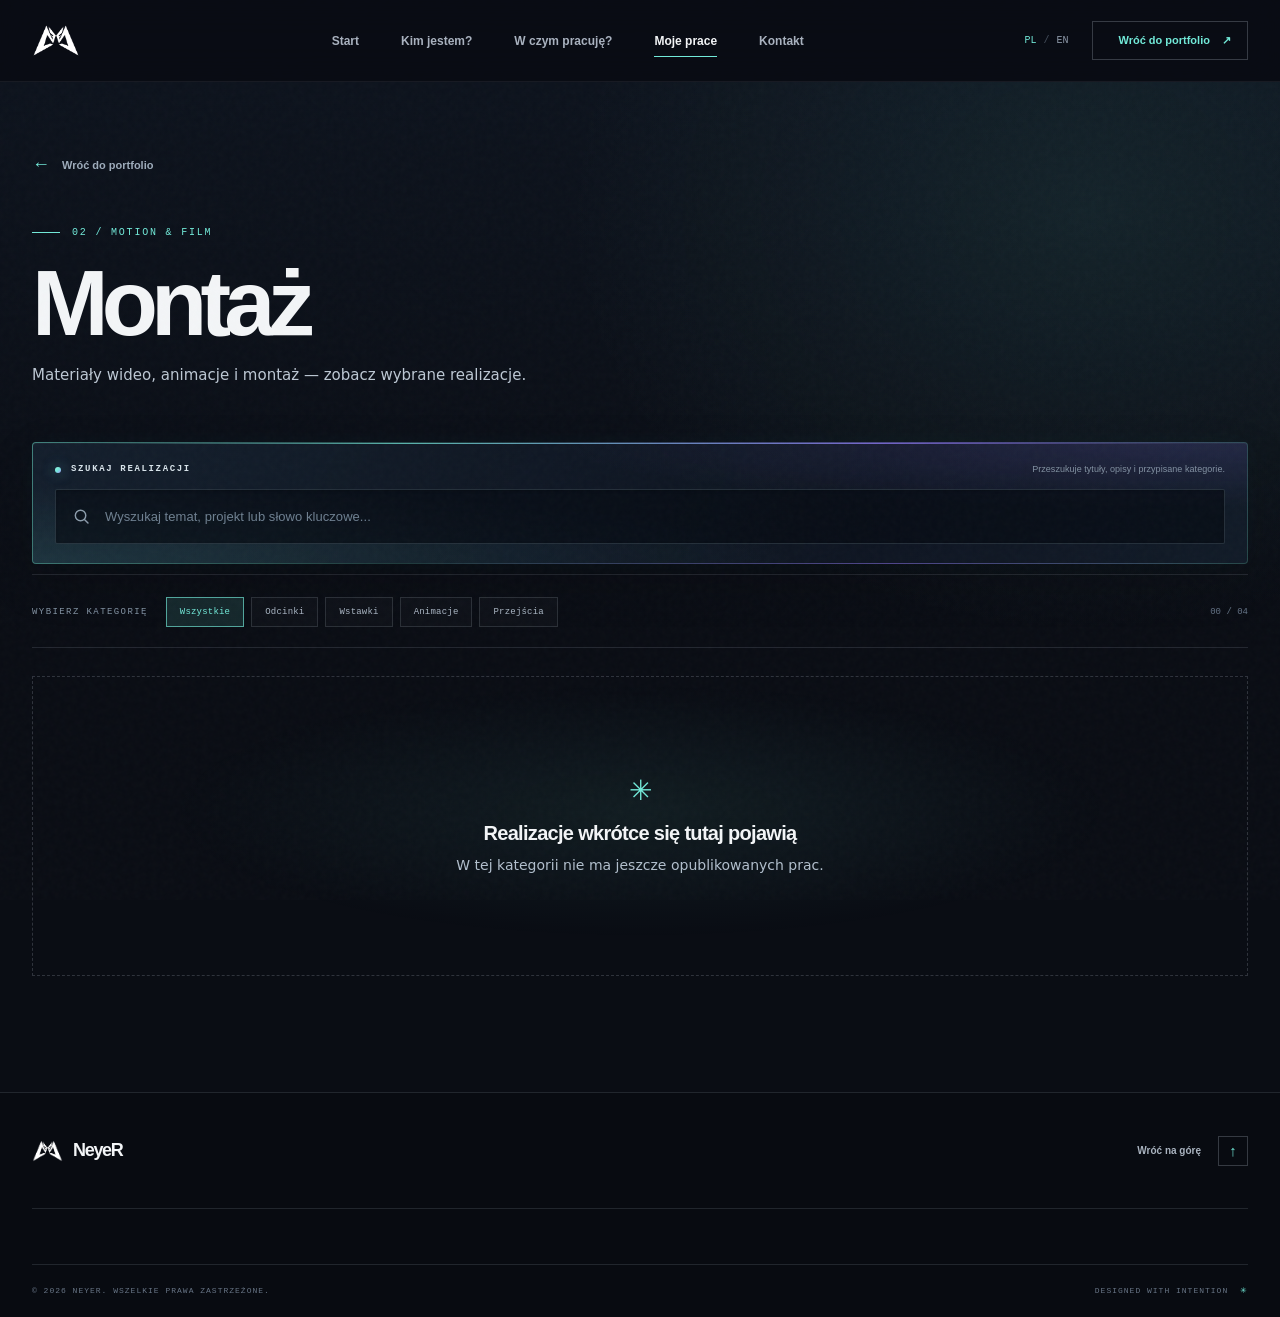
<file: editing.html>
<!doctype html>
<html lang="pl">
<head>
  <meta charset="utf-8"><meta name="viewport" content="width=device-width, initial-scale=1"><meta name="theme-color" content="#0a0d14">
  <meta http-equiv="Content-Security-Policy" content="default-src 'self'; script-src 'self'; style-src 'self' 'unsafe-inline'; img-src 'self' data: blob:; media-src 'self' blob:; font-src 'self' data:; connect-src 'self'; object-src 'none'; base-uri 'self'; form-action 'self'; upgrade-insecure-requests">
  <meta name="description" content="Portfolio montażu wideo NeyeR — odcinki, wstawki, animacje i przejścia.">
  <title>NeyeR — Montaż</title><link rel="icon" type="image/png" href="assets/favicon.png">
  <link rel="stylesheet" href="styles.css?v=20261114-search-refined-v2"><script src="site.js?v=20261114-empty-video-message-v1" defer></script><script src="portfolio-page.js?v=20261114-empty-video-message-v1" defer></script>
</head>
<body data-portfolio-type="video"><div class="noise" aria-hidden="true"></div><div class="scroll-progress"><span id="scrollProgress"></span></div>
<header class="site-header" id="top"><div class="header-inner wrap">
  <a class="brand" href="index.html#home"><span class="brand-mark"><img src="assets/logo-mark.png" alt=""></span></a>
  <nav class="main-nav" id="mainNav"><a href="index.html#home" class="nav-link" data-i18n="navHome">Start</a><a href="index.html#about" class="nav-link" data-i18n="navAbout">Kim jestem?</a><a href="index.html#tools" class="nav-link" data-i18n="navTools">W czym pracuję?</a><a href="index.html#work" class="nav-link active" data-i18n="navWork">Moje prace</a><a href="index.html#contact" class="nav-link" data-i18n="navContact">Kontakt</a></nav>
  <div class="header-actions"><button class="lang-switch" id="langSwitch" type="button"><span class="lang-option selected" data-lang="pl">PL</span><span class="lang-divider">/</span><span class="lang-option" data-lang="en">EN</span></button><a href="index.html#work" class="header-cta"><span data-i18n="backToWork">Wróć do portfolio</span> <span aria-hidden="true">↗</span></a><button class="menu-toggle" id="menuToggle" type="button" aria-label="Otwórz menu" aria-expanded="false"><span></span><span></span></button></div>
</div></header>
<main>
  <section class="portfolio-subpage section-shell"><div class="wrap">
    <a class="back-link reveal" href="index.html#work"><span>←</span><span data-i18n="backToWork">Wróć do portfolio</span></a>
    <div class="subpage-heading reveal"><div class="eyebrow"><span class="eyebrow-line"></span><span>02 / MOTION & FILM</span></div><h1 data-i18n="pageEditing">Montaż</h1><p data-i18n="pageIntroEditing">Materiały wideo, animacje i montaż — zobacz wybrane realizacje.</p></div>
    <div class="gallery-search" role="search">
      <label class="gallery-search-label" id="portfolioSearchLabel" for="portfolioSearch">SZUKAJ REALIZACJI</label>
      <div class="gallery-search-control">
        <span class="gallery-search-icon" aria-hidden="true"><svg viewBox="0 0 24 24" fill="none" stroke-width="1.8" stroke-linecap="round" stroke-linejoin="round"><circle cx="10.8" cy="10.8" r="6.6"></circle><path d="m16 16 4.2 4.2"></path></svg></span>
        <input id="portfolioSearch" type="search" autocomplete="off" spellcheck="false" placeholder="Wpisz temat, np. Minecraft, panda, logo..." aria-label="Szukaj realizacji według tematu" aria-describedby="portfolioSearchHint">
        <button id="portfolioSearchClear" class="gallery-search-clear" type="button" aria-label="Wyczyść wyszukiwanie" title="Wyczyść wyszukiwanie" hidden>×</button>
      </div>
      <span class="gallery-search-hint" id="portfolioSearchHint">Szukaj w tytułach, opisach i kategoriach</span>
    </div>
    <div class="gallery-toolbar"><div class="gallery-toolbar-label" data-i18n="filterLabel">WYBIERZ KATEGORIĘ</div><div class="gallery-filters" id="categoryFilters" aria-label="Kategorie montażu"></div><div class="gallery-result-count" id="projectCount">00 / 00</div></div>
    <div class="project-grid" id="projectGrid" aria-live="polite"><div class="project-empty"><span class="empty-mark">✳</span><h2 data-i18n="emptyTitleEditing">Realizacje wkrótce się tutaj pojawią</h2><p data-i18n="emptyText">W tej kategorii nie ma jeszcze opublikowanych prac.</p></div></div>
  </div></section>
</main>
<footer class="site-footer"><div class="wrap footer-main"><a class="footer-brand" href="index.html#home"><img src="assets/logo-mark.png" alt=""><span>NeyeR</span></a><p data-i18n="footerStatement">Dobre projekty zostają w pamięci.</p><a class="back-top" href="#top"><span data-i18n="backTop">Wróć na górę</span><span class="back-top-arrow" aria-hidden="true">↑</span></a></div><div class="wrap footer-copyright-note" data-i18n="copyrightNotice">Projekty ukazane na stronie objęte są prawami autorskimi i nie zezwalam na wykorzystywanie ich we wszelkich projektach.</div><div class="wrap footer-bottom"><span>© <span id="year"></span> NEYER. <span data-i18n="rights">WSZELKIE PRAWA ZASTRZEŻONE.</span></span><span class="footer-made">DESIGNED WITH INTENTION <i>✳</i></span></div></footer>
</body></html>
</file>
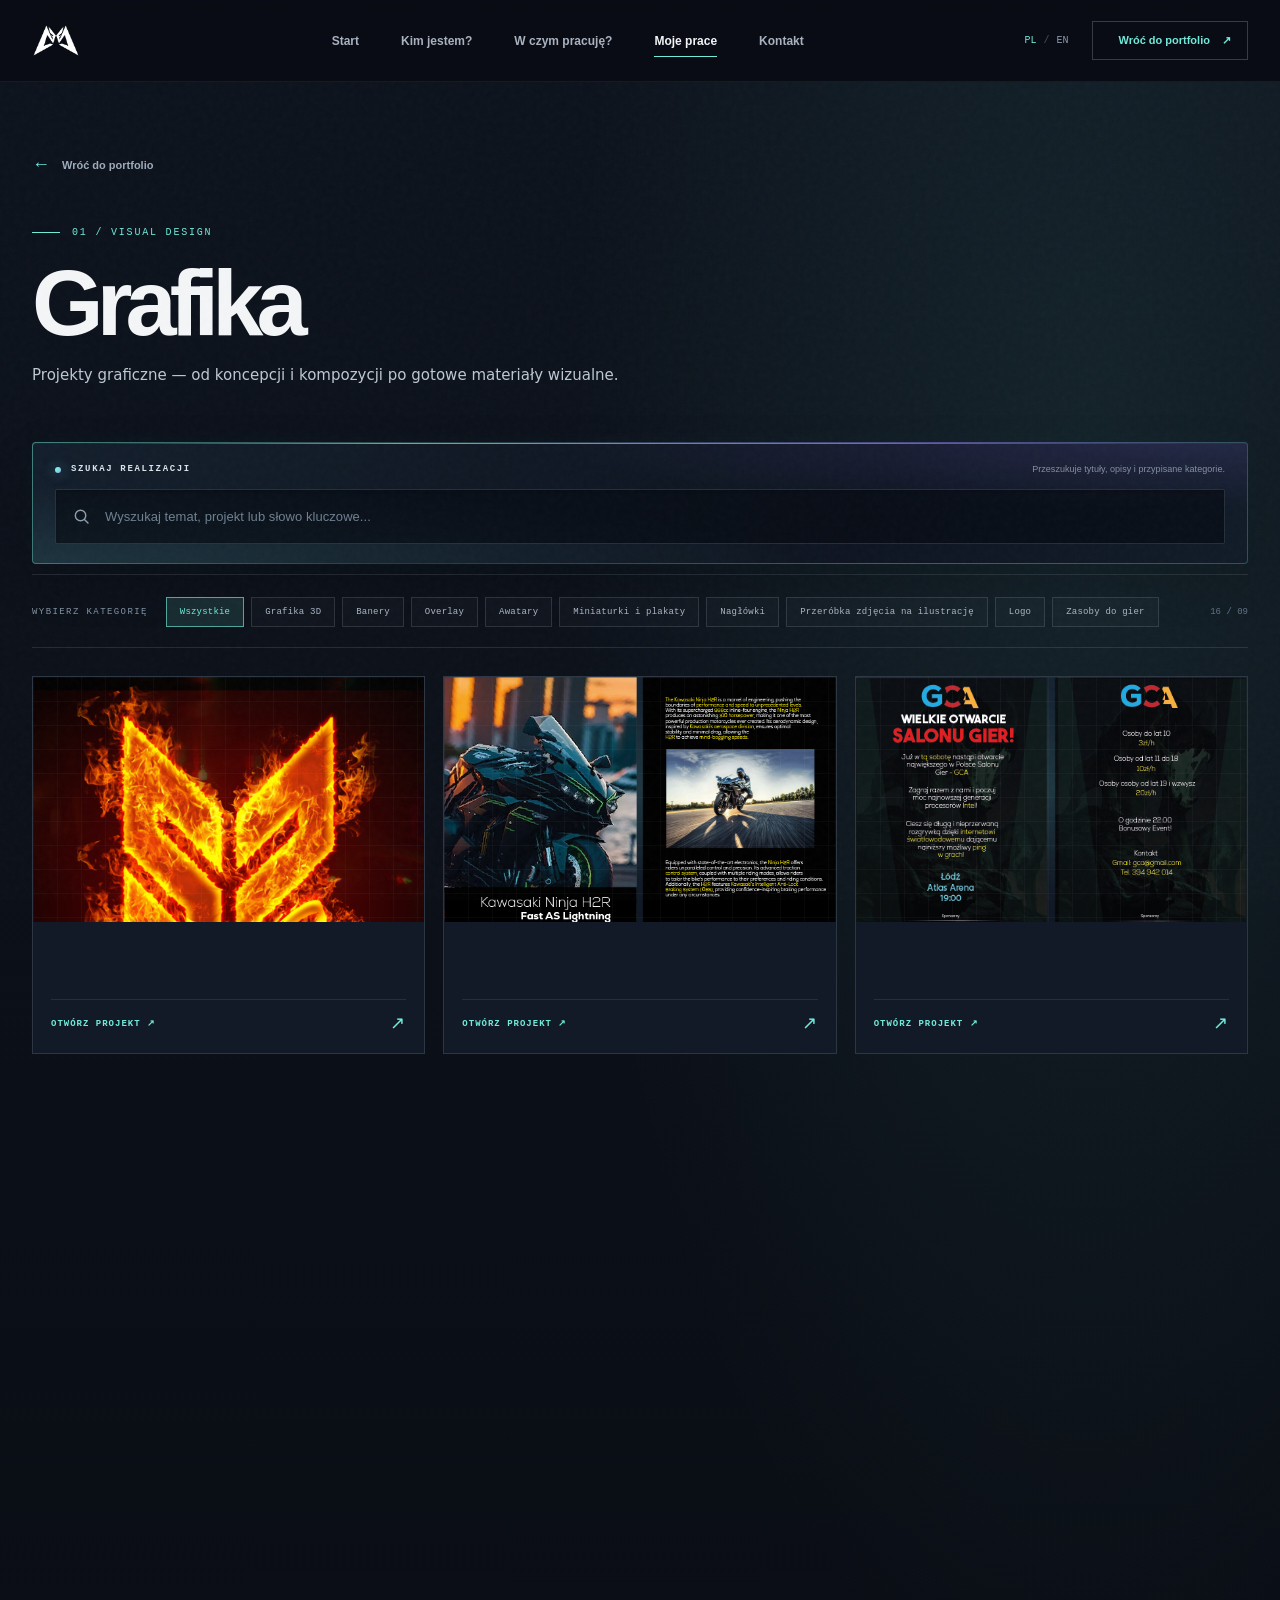
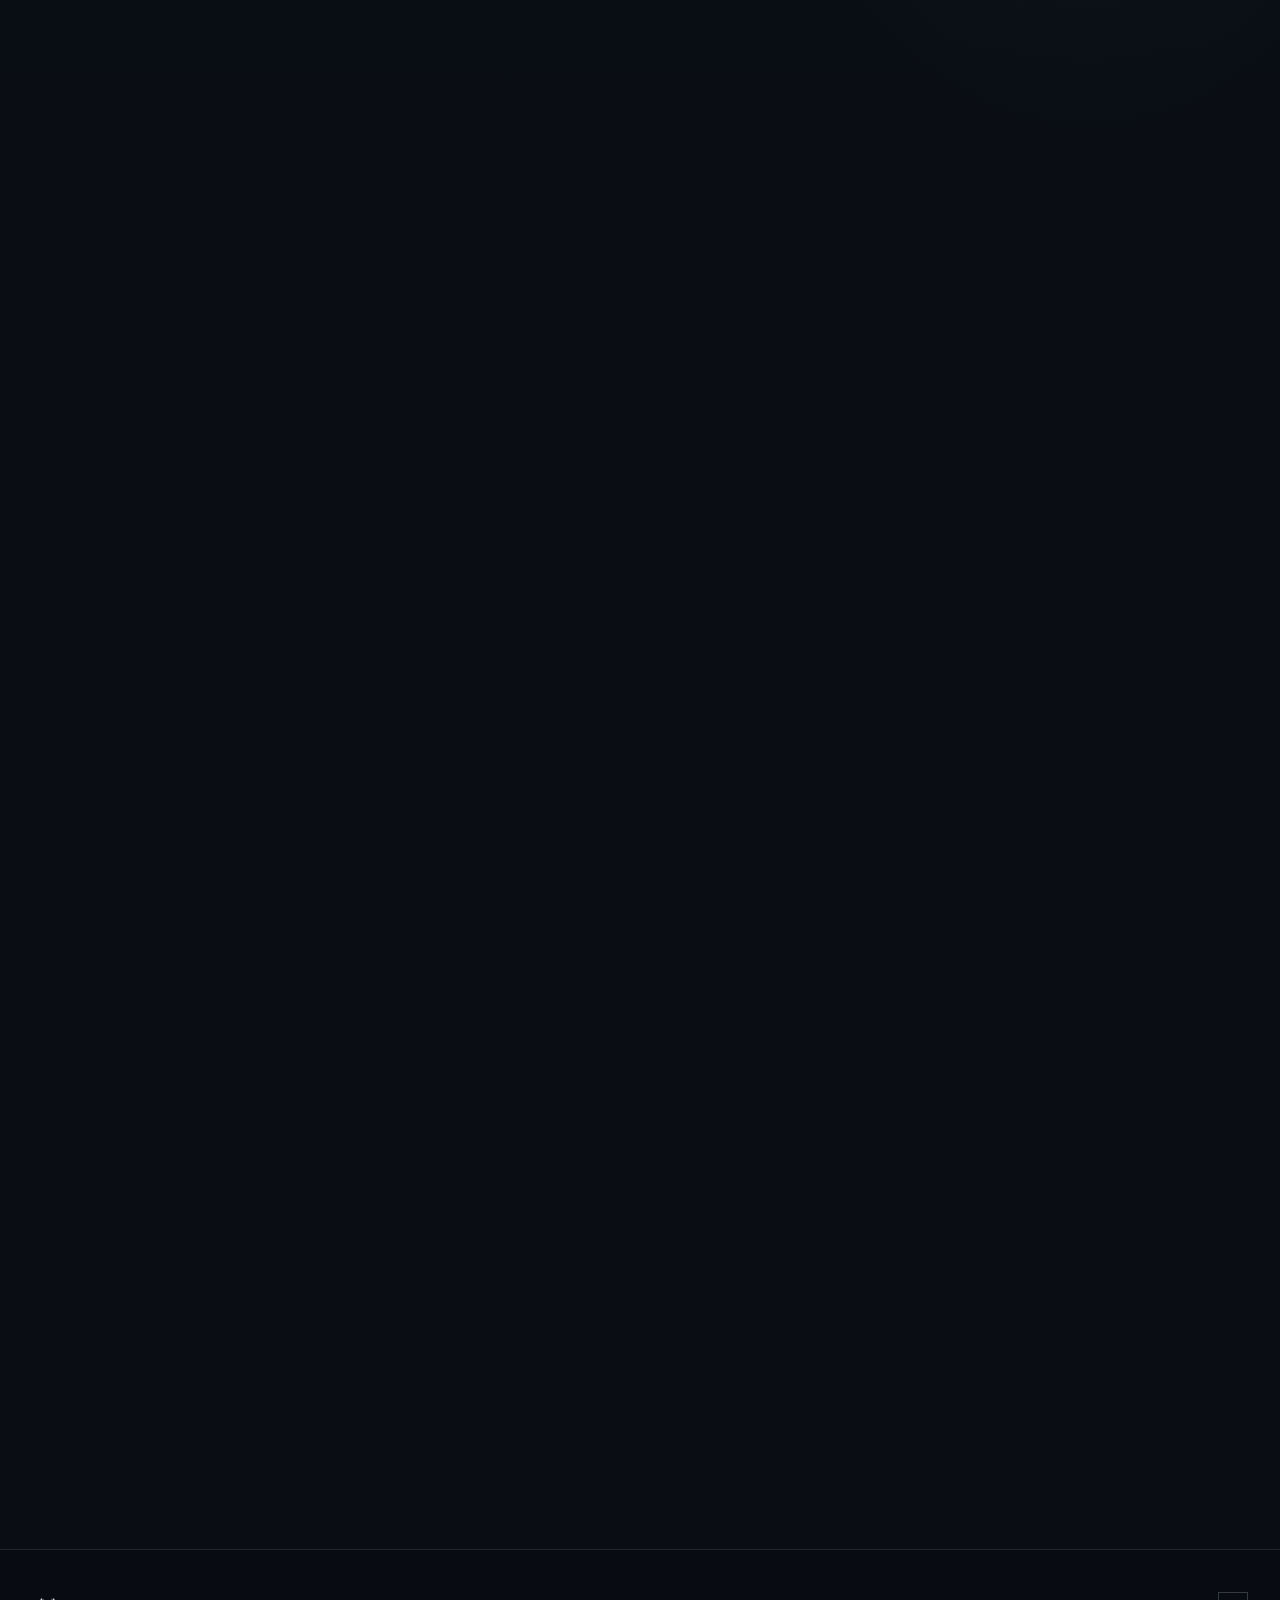
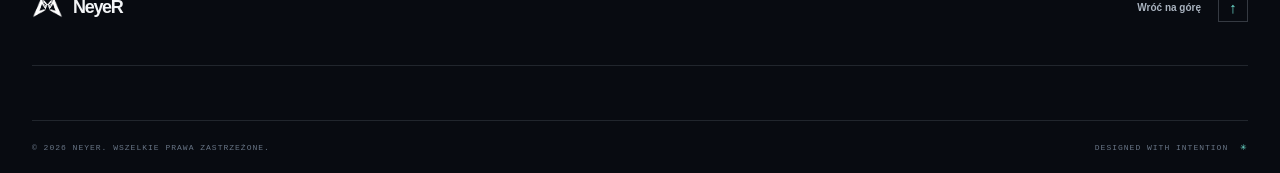
<file: graphics.html>
<!doctype html>
<html lang="pl">
<head>
  <meta charset="utf-8"><meta name="viewport" content="width=device-width, initial-scale=1"><meta name="theme-color" content="#0a0d14">
  <meta http-equiv="Content-Security-Policy" content="default-src 'self'; script-src 'self'; style-src 'self' 'unsafe-inline'; img-src 'self' data: blob:; media-src 'self' blob:; font-src 'self' data:; connect-src 'self'; object-src 'none'; base-uri 'self'; form-action 'self'; upgrade-insecure-requests">
  <meta name="description" content="Portfolio graficzne NeyeR — grafika 3D, banery, overlay, awatary, miniaturki, nagłówki i logo.">
  <title>NeyeR — Grafika</title><link rel="icon" type="image/png" href="assets/favicon.png">
  <link rel="stylesheet" href="styles.css?v=20261114-search-refined-v2"><script src="site.js?v=20261114-letter-typewriter-v26" defer></script><script src="portfolio-page.js?v=20261114-multi-category-select-v1" defer></script>
</head>
<body data-portfolio-type="graphics"><div class="noise" aria-hidden="true"></div><div class="scroll-progress"><span id="scrollProgress"></span></div>
<header class="site-header" id="top"><div class="header-inner wrap">
  <a class="brand" href="index.html#home"><span class="brand-mark"><img src="assets/logo-mark.png" alt=""></span></a>
  <nav class="main-nav" id="mainNav"><a href="index.html#home" class="nav-link" data-i18n="navHome">Start</a><a href="index.html#about" class="nav-link" data-i18n="navAbout">Kim jestem?</a><a href="index.html#tools" class="nav-link" data-i18n="navTools">W czym pracuję?</a><a href="index.html#work" class="nav-link active" data-i18n="navWork">Moje prace</a><a href="index.html#contact" class="nav-link" data-i18n="navContact">Kontakt</a></nav>
  <div class="header-actions"><button class="lang-switch" id="langSwitch" type="button"><span class="lang-option selected" data-lang="pl">PL</span><span class="lang-divider">/</span><span class="lang-option" data-lang="en">EN</span></button><a href="index.html#work" class="header-cta"><span data-i18n="backToWork">Wróć do portfolio</span> <span aria-hidden="true">↗</span></a><button class="menu-toggle" id="menuToggle" type="button" aria-label="Otwórz menu" aria-expanded="false"><span></span><span></span></button></div>
</div></header>
<main>
  <section class="portfolio-subpage section-shell"><div class="wrap">
    <a class="back-link reveal" href="index.html#work"><span>←</span><span data-i18n="backToWork">Wróć do portfolio</span></a>
    <div class="subpage-heading reveal"><div class="eyebrow"><span class="eyebrow-line"></span><span>01 / VISUAL DESIGN</span></div><h1 data-i18n="pageGraphics">Grafika</h1><p data-i18n="pageIntroGraphics">Projekty graficzne — od koncepcji i kompozycji po gotowe materiały wizualne.</p></div>
    <div class="gallery-search" role="search">
      <label class="gallery-search-label" id="portfolioSearchLabel" for="portfolioSearch">SZUKAJ REALIZACJI</label>
      <div class="gallery-search-control">
        <span class="gallery-search-icon" aria-hidden="true"><svg viewBox="0 0 24 24" fill="none" stroke-width="1.8" stroke-linecap="round" stroke-linejoin="round"><circle cx="10.8" cy="10.8" r="6.6"></circle><path d="m16 16 4.2 4.2"></path></svg></span>
        <input id="portfolioSearch" type="search" autocomplete="off" spellcheck="false" placeholder="Wpisz temat, np. Minecraft, panda, logo..." aria-label="Szukaj realizacji według tematu" aria-describedby="portfolioSearchHint">
        <button id="portfolioSearchClear" class="gallery-search-clear" type="button" aria-label="Wyczyść wyszukiwanie" title="Wyczyść wyszukiwanie" hidden>×</button>
      </div>
      <span class="gallery-search-hint" id="portfolioSearchHint">Szukaj w tytułach, opisach i kategoriach</span>
    </div>
    <div class="gallery-toolbar"><div class="gallery-toolbar-label" data-i18n="filterLabel">WYBIERZ KATEGORIĘ</div><div class="gallery-filters" id="categoryFilters" aria-label="Kategorie grafiki"></div><div class="gallery-result-count" id="projectCount">00 / 00</div></div>
    <div class="project-grid" id="projectGrid" aria-live="polite"><div class="project-empty"><span class="empty-mark">✳</span><h2 data-i18n="emptyTitle">Ta galeria czeka na Twoje realizacje</h2><p data-i18n="emptyText">W tej kategorii nie ma jeszcze opublikowanych prac.</p></div></div>
  </div></section>
</main>
<footer class="site-footer"><div class="wrap footer-main"><a class="footer-brand" href="index.html#home"><img src="assets/logo-mark.png" alt=""><span>NeyeR</span></a><p data-i18n="footerStatement">Dobre projekty zostają w pamięci.</p><a class="back-top" href="#top"><span data-i18n="backTop">Wróć na górę</span><span class="back-top-arrow" aria-hidden="true">↑</span></a></div><div class="wrap footer-copyright-note" data-i18n="copyrightNotice">Projekty ukazane na stronie objęte są prawami autorskimi i nie zezwalam na wykorzystywanie ich we wszelkich projektach.</div><div class="wrap footer-bottom"><span>© <span id="year"></span> NEYER. <span data-i18n="rights">WSZELKIE PRAWA ZASTRZEŻONE.</span></span><span class="footer-made">DESIGNED WITH INTENTION <i>✳</i></span></div></footer>
</body></html>
</file>
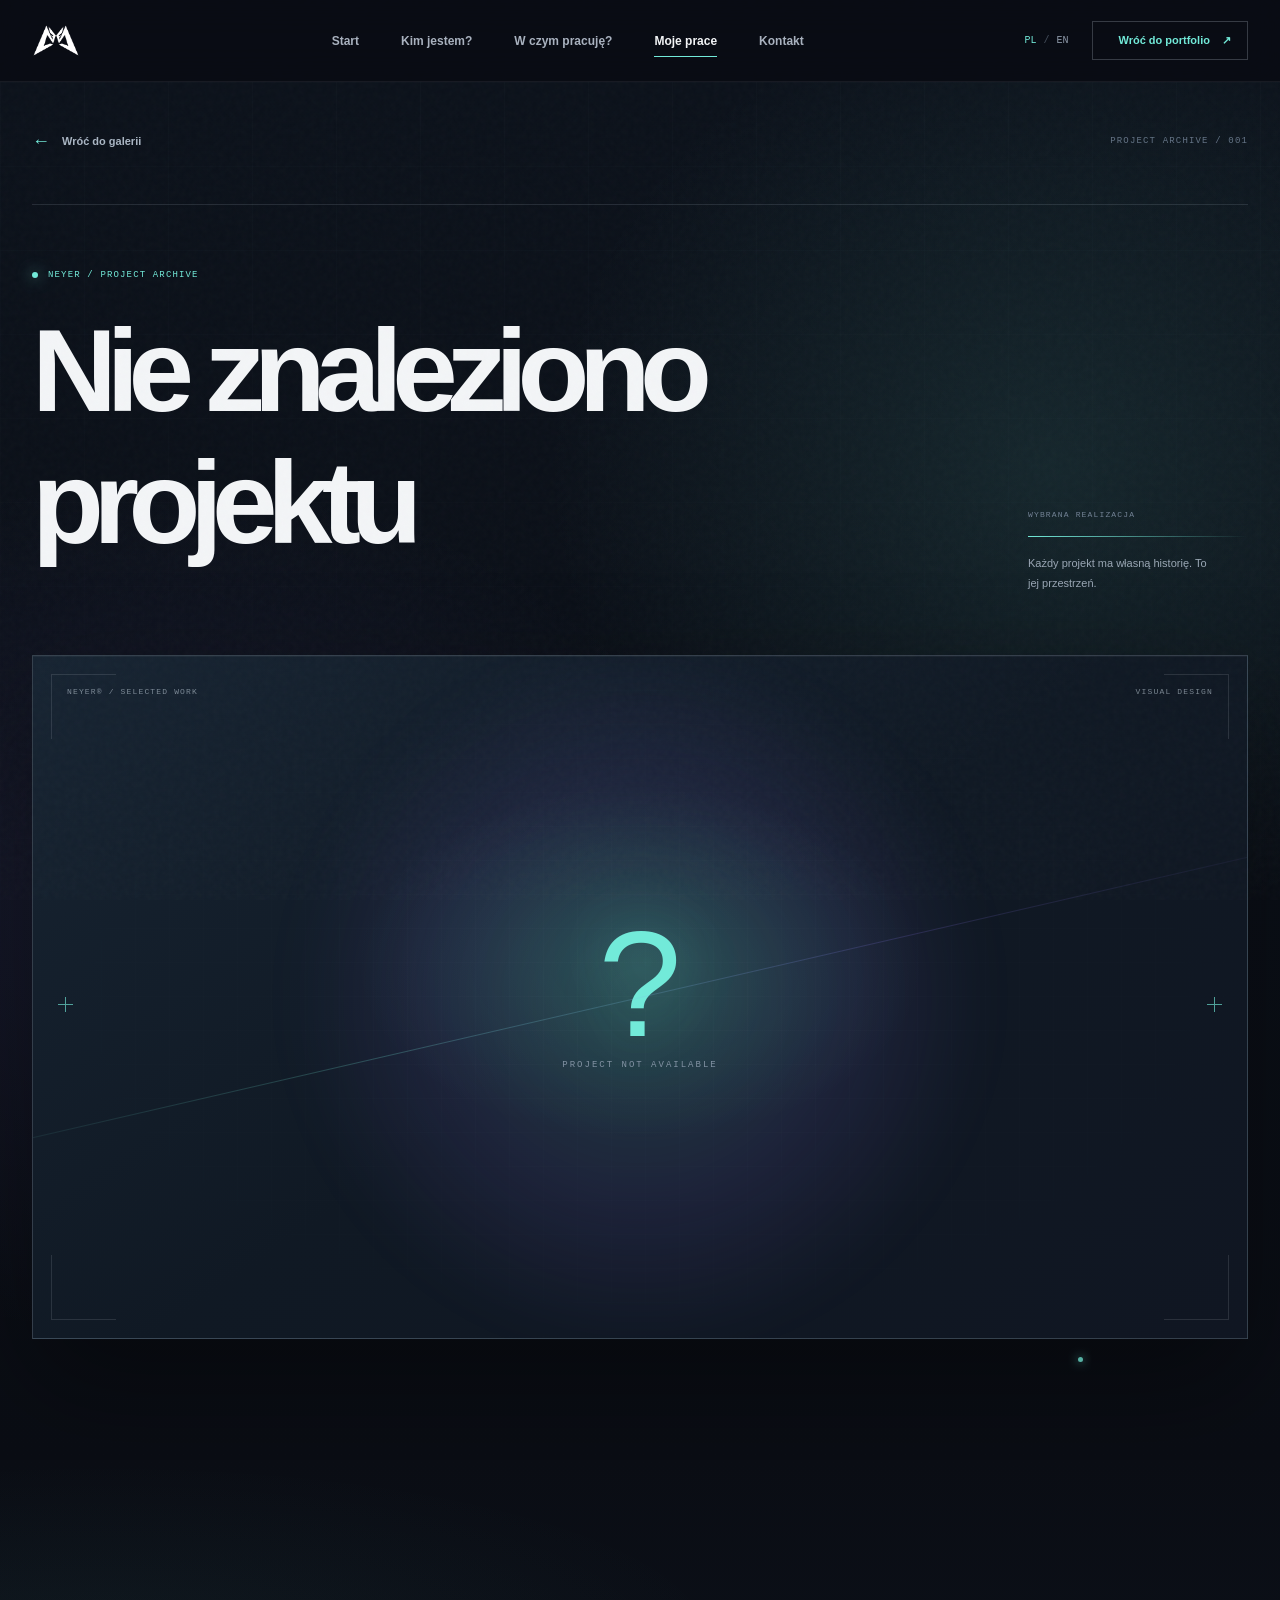
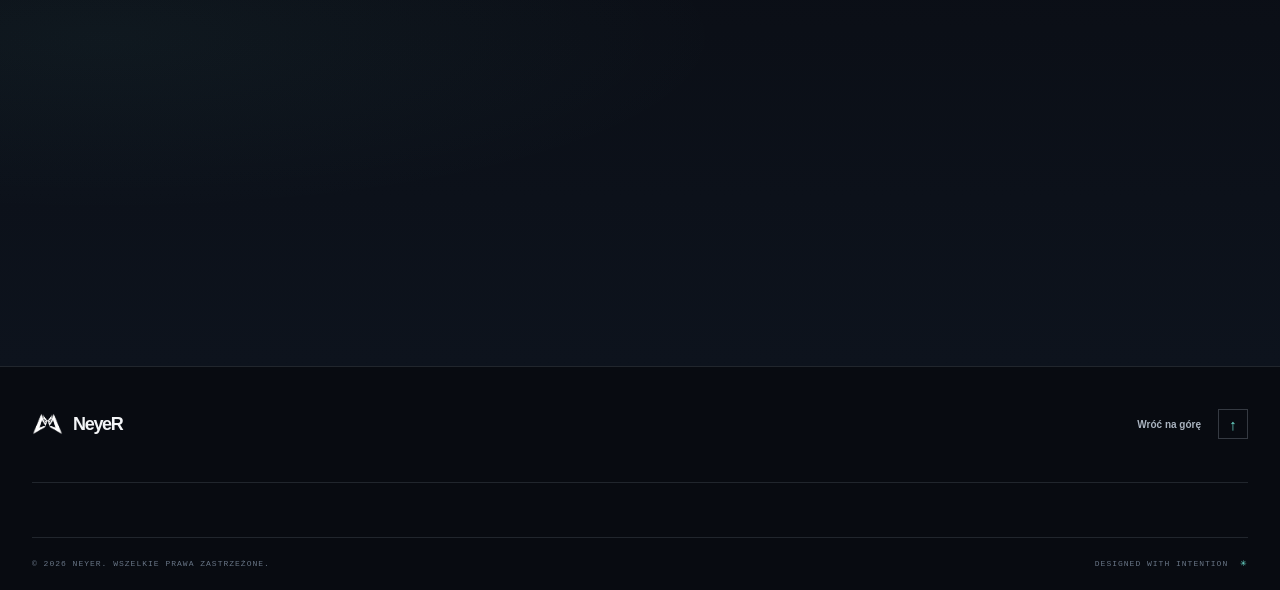
<file: project.html>
<!doctype html>
<html lang="pl">
<head>
  <meta charset="utf-8">
  <meta name="viewport" content="width=device-width, initial-scale=1">
  <meta name="theme-color" content="#0a0d14">
  <meta http-equiv="Content-Security-Policy" content="default-src 'self'; script-src 'self'; style-src 'self' 'unsafe-inline'; img-src 'self' data: blob:; media-src 'self' blob:; font-src 'self' data:; connect-src 'self'; object-src 'none'; base-uri 'self'; form-action 'self'; upgrade-insecure-requests">
  <meta name="description" content="Wybrana realizacja z portfolio NeyeR.">
  <meta property="og:title" content="NeyeR — Projekt">
  <meta property="og:description" content="Wybrana realizacja z portfolio NeyeR.">
  <title>NeyeR — Projekt</title>
  <link rel="icon" type="image/png" href="assets/favicon.png">
  <link rel="stylesheet" href="styles.css?v=20261114-letter-typewriter-v25">
  <link rel="stylesheet" href="project-detail.css?v=20261114-overview-readable-v27">
  <script src="site.js?v=20261114-letter-typewriter-v26" defer></script>
  <script src="project-page.js?v=20261114-multi-category-v1" defer></script>
</head>
<body class="case-detail-page" data-project-page>
  <div class="noise" aria-hidden="true"></div>
  <div class="scroll-progress" aria-hidden="true"><span id="scrollProgress"></span></div>

  <header class="site-header" id="top">
    <div class="header-inner wrap">
      <a class="brand" href="index.html#home" aria-label="NeyeR — strona główna">
        <span class="brand-mark"><img src="assets/logo-mark.png" alt=""></span>
      </a>
      <nav class="main-nav" id="mainNav" aria-label="Główna nawigacja">
        <a href="index.html#home" class="nav-link" data-i18n="navHome">Start</a>
        <a href="index.html#about" class="nav-link" data-i18n="navAbout">Kim jestem?</a>
        <a href="index.html#tools" class="nav-link" data-i18n="navTools">W czym pracuję?</a>
        <a href="index.html#work" class="nav-link active" data-i18n="navWork">Moje prace</a>
        <a href="index.html#contact" class="nav-link" data-i18n="navContact">Kontakt</a>
      </nav>
      <div class="header-actions">
        <button class="lang-switch" id="langSwitch" type="button" aria-label="Switch language to English">
          <span class="lang-option selected" data-lang="pl">PL</span>
          <span class="lang-divider">/</span>
          <span class="lang-option" data-lang="en">EN</span>
        </button>
        <a href="index.html#work" class="header-cta"><span id="headerBackText">Wróć do portfolio</span> <span aria-hidden="true">↗</span></a>
        <button class="menu-toggle" id="menuToggle" type="button" aria-label="Otwórz menu" aria-expanded="false"><span></span><span></span></button>
      </div>
    </div>
  </header>

  <main id="caseMain">
    <section class="case-hero">
      <div class="wrap">
        <div class="case-topline case-reveal">
          <a class="case-back-link" id="caseBackLink" href="graphics.html">
            <span class="case-back-arrow" aria-hidden="true">←</span>
            <span id="caseBackText">Wróć do galerii</span>
          </a>
          <span class="case-reference" id="caseReference">PROJECT ARCHIVE / 001</span>
        </div>

        <div class="case-heading-grid">
          <div class="case-heading-copy case-reveal">
            <div class="case-eyebrow"><span class="case-eyebrow-dot"></span><span id="caseEyebrow">WYBRANA REALIZACJA</span></div>
            <h1 class="case-title" id="projectTitle">Projekt</h1>
          </div>
          <div class="case-heading-aside case-reveal">
            <span class="case-aside-label" id="caseAsideLabel">WYBRANA REALIZACJA</span>
            <span class="case-aside-line"></span>
            <span class="case-aside-copy" id="caseAsideCopy">Każdy projekt ma własną historię. To jej przestrzeń.</span>
          </div>
        </div>

        <div class="case-visual-wrap case-reveal">
          <div class="case-visual" id="caseVisual">
            <div class="case-visual-grid" aria-hidden="true"></div>
            <div class="case-visual-glow" aria-hidden="true"></div>
            <div class="case-visual-media" id="projectMedia" aria-live="polite">
              <div class="case-media-fallback"><span>✳</span><small>NEYER / VISUAL ARCHIVE</small></div>
            </div>
            <div class="case-visual-frame" aria-hidden="true"></div>
            <div class="case-visual-topline" aria-hidden="true">
              <span>NEYER® / SELECTED WORK</span>
              <span id="caseVisualKind">VISUAL DESIGN</span>
            </div>
            <div class="case-visual-bottomline" aria-hidden="true">
              <span id="caseVisualCaption">DETAILS MATTER</span>
              <span class="case-visual-index">01 — <span id="caseVisualYear">26</span></span>
            </div>
            <span class="case-crosshair case-crosshair-one" aria-hidden="true"></span>
            <span class="case-crosshair case-crosshair-two" aria-hidden="true"></span>
          </div>
          <div class="case-visual-note">
            <span class="case-visual-note-left" id="caseVisualNote">SELECTED PROJECT / FULL PRESENTATION</span>
            <span class="case-visual-note-right"><span class="case-live-dot"></span> <span id="caseScrollHint">PRZEWIŃ, ABY ODKRYĆ WIĘCEJ</span></span>
          </div>
        </div>
      </div>
    </section>

    <section class="case-overview section-shell" id="overview">
      <div class="wrap">
        <div class="case-section-heading case-reveal">
          <div>
            <div class="case-section-kicker"><span>01</span><span id="overviewKicker">PROJECT OVERVIEW</span></div>
            <h2 id="overviewTitle"><span id="overviewTitleLead">O </span><span class="title-accent" id="overviewTitleAccent">projekcie</span><span class="case-heading-period">.</span></h2>
          </div>
          <p class="case-section-aside" id="overviewAside">Kontekst, forma i najważniejsze informacje o realizacji.</p>
        </div>

        <div class="case-overview-panel case-reveal">
          <article class="case-story-card">
            <span class="case-story-label" id="storyLabel">OPIS PROJEKTU</span>
            <p class="case-project-description" id="storyTitle"></p>
            <p id="storyIntro"></p>
            <div class="case-story-rule"><span></span><span>NEYER / CREATIVE ARCHIVE</span></div>
          </article>
          <aside class="case-facts-panel">
            <div class="case-facts-heading"><span id="factsHeading">INFORMACJE O PROJEKCIE</span><span class="case-facts-code">PROJECT DATA <b>↗</b></span></div>
            <dl class="case-facts" id="projectFacts"></dl>
          </aside>
        </div>
      </div>
    </section>

    <section class="case-sections section-shell" id="caseSections" hidden>
      <div class="wrap" id="caseSectionsContent"></div>
    </section>

    <section class="case-gallery-section section-shell" id="caseGallerySection" hidden>
      <div class="wrap">
        <div class="case-gallery-heading case-reveal">
          <div><div class="case-section-kicker"><span>02</span><span id="galleryKicker">VISUAL DETAILS</span></div><h2 id="galleryTitle">Detale<span class="case-heading-period">.</span></h2></div>
          <p id="galleryDescription">Dodatkowe kadry i ujęcia projektu.</p>
        </div>
        <div class="case-gallery-grid" id="projectGallery"></div>
      </div>
    </section>

    <section class="case-related section-shell" id="related">
      <div class="wrap">
        <div class="case-related-topline case-reveal">
          <div>
            <div class="case-section-kicker"><span>03</span><span id="relatedKicker">KEEP EXPLORING</span></div>
            <h2 id="relatedTitle"><span id="relatedTitleLead">Podobne </span><span class="title-accent" id="relatedTitleAccent">projekty</span><span class="case-heading-period">.</span></h2>
          </div>
          <p id="relatedIntro">Kontynuuj przeglądanie wybranych realizacji.</p>
        </div>
        <div class="case-related-grid" id="relatedProjects"></div>
        <div class="case-related-empty case-reveal" id="relatedEmpty" hidden>
          <span class="related-empty-mark" aria-hidden="true">✳</span>
          <div><strong id="relatedEmptyTitle">To na razie jedyna opublikowana realizacja w tej galerii.</strong><p id="relatedEmptyCopy">Gdy pojawią się kolejne projekty, automatycznie zobaczysz je właśnie tutaj.</p></div>
          <a class="case-related-link" id="relatedGalleryLink" href="graphics.html"><span id="relatedLinkText">Zobacz całą galerię</span><span aria-hidden="true">↗</span></a>
        </div>
      </div>
    </section>
  </main>

  <footer class="site-footer">
    <div class="wrap footer-main">
      <a class="footer-brand" href="index.html#home"><img src="assets/logo-mark.png" alt=""><span>NeyeR</span></a>
      <p id="footerStatement">Dobre projekty zostają w pamięci.</p>
      <a class="back-top" href="#top"><span id="backTopText">Wróć na górę</span><span class="back-top-arrow" aria-hidden="true">↑</span></a>
    </div>
    <div class="wrap footer-copyright-note" id="copyrightNotice">Projekty ukazane na stronie objęte są prawami autorskimi i nie zezwalam na wykorzystywanie ich we wszelkich projektach.</div>
    <div class="wrap footer-bottom">
      <span>© <span id="year"></span> NEYER. <span id="rightsText">WSZELKIE PRAWA ZASTRZEŻONE.</span></span>
      <span class="footer-made">DESIGNED WITH INTENTION <i>✳</i></span>
    </div>
  </footer>
</body>
</html>
</file>
<file: styles.css>
:root{--bg:#0a0d14;--bg-soft:#0e131d;--panel:#111824;--panel-2:#151e2b;--text:#f3f5f7;--muted:#8f9bab;--dim:#586474;--line:rgba(213,226,240,.12);--line-strong:rgba(213,226,240,.22);--aqua:#72ead9;--violet:#927cff;--max:1240px;--ease:cubic-bezier(.2,.75,.2,1)}
*{box-sizing:border-box}html{scroll-behavior:smooth;scroll-padding-top:96px}body{margin:0;background:var(--bg);color:var(--text);font-family:Manrope,Arial,sans-serif;overflow-x:hidden}body.menu-open{overflow:hidden}a{color:inherit;text-decoration:none}button{font:inherit}.wrap{width:min(var(--max),calc(100% - 64px));margin-inline:auto}.noise{position:fixed;inset:0;z-index:20;pointer-events:none;opacity:.035;background-image:url("data:image/svg+xml,%3Csvg viewBox='0 0 180 180' xmlns='http://www.w3.org/2000/svg'%3E%3Cfilter id='n'%3E%3CfeTurbulence type='fractalNoise' baseFrequency='.88' numOctaves='3' stitchTiles='stitch'/%3E%3C/filter%3E%3Crect width='100%25' height='100%25' filter='url(%23n)' opacity='.7'/%3E%3C/svg%3E")}.scroll-progress{height:2px;position:fixed;z-index:50;inset:0 0 auto;background:transparent}.scroll-progress span{display:block;height:100%;width:0;background:linear-gradient(90deg,var(--aqua),var(--violet))}
.site-header{height:82px;position:sticky;top:0;z-index:40;background:rgba(10,13,20,.76);backdrop-filter:blur(18px);border-bottom:1px solid rgba(213,226,240,.07)}.header-inner{height:100%;display:flex;align-items:center;justify-content:space-between}.brand{display:flex;align-items:center;gap:0;min-width:64px}.brand-mark{width:48px;height:44px;display:grid;place-items:center}.brand-mark img{width:100%;height:100%;object-fit:contain}.brand-word,.footer-brand>span{font-size:21px;font-weight:800;letter-spacing:-1.3px}.brand-dot{color:var(--aqua)}.main-nav{display:flex;align-items:center;gap:42px;margin-left:15px}.nav-link{position:relative;color:#a9b2bf;font-size:12px;font-weight:700;transition:color .25s}.nav-link:after{content:"";position:absolute;left:0;right:100%;bottom:-9px;height:1px;background:var(--aqua);transition:right .3s var(--ease)}.nav-link:hover,.nav-link.active{color:var(--text)}.nav-link:hover:after,.nav-link.active:after{right:0}.header-actions{display:flex;align-items:center;gap:24px}.lang-switch{border:0;background:transparent;color:var(--muted);display:flex;gap:7px;align-items:center;cursor:pointer;font:500 10px 'DM Mono',monospace;padding:8px 0}.lang-option{transition:color .2s}.lang-option.selected{color:var(--aqua)}.lang-divider{color:#46505d}.header-cta{font-size:11px;font-weight:800;padding:12px 16px;border:1px solid var(--line-strong);transition:background .25s,border .25s,color .25s}.header-cta span{color:var(--aqua);margin-left:9px}.header-cta:hover{background:var(--aqua);border-color:var(--aqua);color:#091111}.header-cta:hover span{color:#091111}.menu-toggle{display:none;background:none;border:0;padding:8px}.menu-toggle span{display:block;width:22px;height:1px;background:white;margin:6px}
.section-shell{position:relative}.hero{min-height:730px;padding:110px 0 26px;overflow:hidden;background:radial-gradient(ellipse at 78% 46%,rgba(78,108,137,.12),transparent 39%),linear-gradient(180deg,#0b1018 0%,var(--bg) 100%)}.hero:before{content:"";position:absolute;inset:0;background-image:linear-gradient(rgba(180,205,230,.035) 1px,transparent 1px),linear-gradient(90deg,rgba(180,205,230,.035) 1px,transparent 1px);background-size:72px 72px;mask-image:linear-gradient(90deg,black,transparent 92%);pointer-events:none}.hero-grid{display:grid;grid-template-columns:1fr 1fr;align-items:center;gap:30px;position:relative;z-index:1}.hero-copy{padding:5px 0 30px}.eyebrow{display:flex;align-items:center;gap:12px;color:var(--aqua);font:500 10px 'DM Mono',monospace;text-transform:uppercase;letter-spacing:1.8px}.eyebrow-line{width:28px;height:1px;background:var(--aqua)}.eyebrow-index{color:#647182;margin-left:18px}.hero-title{font-size:clamp(65px,8.2vw,112px);line-height:.93;letter-spacing:-.085em;margin:34px 0 28px;font-weight:800}.title-outline{color:transparent;-webkit-text-stroke:1px rgba(235,243,251,.72)}.title-accent{color:var(--aqua)}
/* Preserve the accent treatment on individually animated letters. */
.typewriter-target .title-accent .typewriter-char{
  color:var(--letter-accent,var(--aqua));
  -webkit-text-fill-color:currentColor;
}
.hero-description{max-width:450px;color:#a8b2c1;font-size:14px;line-height:1.9;margin:0}.hero-actions{display:flex;align-items:center;gap:28px;margin-top:35px}.button{min-height:50px;display:inline-flex;align-items:center;gap:24px;padding:0 18px;font-size:11px;font-weight:800;transition:transform .25s,box-shadow .25s}.button-primary{background:var(--aqua);color:#071111;box-shadow:0 10px 35px rgba(114,234,217,.12)}.button-primary:hover{transform:translateY(-3px);box-shadow:0 14px 36px rgba(114,234,217,.23)}
/* Soft aqua-to-lavender gradient reserved for the main hero CTA. */
.hero-actions>.button-primary{background:linear-gradient(112deg,#a5f4e8 0%,#78e7dc 52%,#b2b7ff 100%);background-size:155% 100%;background-position:0 50%;border:1px solid rgba(207,255,249,.48);box-shadow:0 9px 30px rgba(114,234,217,.16),inset 0 1px 0 rgba(255,255,255,.35);transition:transform .25s,box-shadow .25s,background-position .55s cubic-bezier(.2,.75,.2,1)}
.hero-actions>.button-primary:hover{background-position:100% 50%;box-shadow:0 13px 34px rgba(114,234,217,.2),0 5px 22px rgba(146,124,255,.12),inset 0 1px 0 rgba(255,255,255,.4)}
.hero-actions>.button-primary:focus-visible{outline:2px solid #a5f4e8;outline-offset:4px}
.hero-actions>.button-primary:active{transform:translateY(-1px)}.button-arrow{font-size:18px}.text-link{font-size:11px;font-weight:700;color:#b5bdc9;display:inline-flex;gap:14px;align-items:center}.text-link span:last-child{color:var(--aqua);font-size:17px;transition:transform .2s}.text-link:hover span:last-child{transform:translateY(4px)}.hero-meta{display:flex;align-items:center;gap:10px;margin-top:54px;color:#8793a2;font:10px 'DM Mono',monospace;letter-spacing:.4px}.status-dot{width:6px;height:6px;border-radius:50%;background:var(--aqua);box-shadow:0 0 12px var(--aqua)}.meta-separator{color:#414c5a}
.hero-art{height:490px;position:relative;isolation:isolate;max-width:590px;margin-left:auto;width:100%;perspective:900px}.hero-art:before{content:"";position:absolute;inset:13% 8%;border:1px solid rgba(185,208,230,.13);transform:rotate(-9deg);z-index:-1}.art-glow{position:absolute;width:70%;height:70%;left:17%;top:13%;background:radial-gradient(ellipse,rgba(114,234,217,.14),rgba(146,124,255,.12) 37%,transparent 70%);filter:blur(20px);z-index:-2}.art-orbit{position:absolute;border:1px solid rgba(173,204,225,.16);border-radius:50%;transform:rotate(-30deg)}.orbit-one{width:480px;height:180px;left:7%;top:31%}.orbit-two{width:430px;height:260px;left:10%;top:25%;transform:rotate(57deg)}.art-topline,.art-bottomline{position:absolute;left:0;right:0;display:flex;justify-content:space-between;color:#6e7c8c;font:9px 'DM Mono',monospace;letter-spacing:1px}.art-topline{top:8px}.art-bottomline{bottom:10px}.art-monogram{position:absolute;left:15%;top:13%;font-size:220px;font-weight:800;letter-spacing:-.14em;line-height:1;color:rgba(220,235,246,.045);transform:rotate(-13deg);z-index:-1}.art-monogram span{color:rgba(114,234,217,.09)}.art-slab{position:absolute;width:245px;height:340px;left:33%;top:16%;border:1px solid rgba(222,238,248,.28);transform:rotate(9deg);box-shadow:0 40px 90px rgba(0,0,0,.35)}.slab-back{background:linear-gradient(145deg,rgba(146,124,255,.5),rgba(19,36,53,.92) 55%,rgba(114,234,217,.24));transform:rotate(-9deg) translate(-33px,20px);filter:blur(.1px)}.slab-front{background:linear-gradient(150deg,#273b4b 0%,#101a27 52%,#162c33 100%);overflow:hidden}.slab-front:before{content:"";position:absolute;inset:0;background:linear-gradient(125deg,transparent 30%,rgba(114,234,217,.24) 30.2%,transparent 31%),linear-gradient(155deg,transparent 52%,rgba(146,124,255,.38) 52.2%,transparent 72%)}.slab-shape{position:absolute;width:170px;height:170px;border:1px solid rgba(211,244,240,.7);border-radius:48% 52% 32% 68% / 47% 39% 61% 53%;left:35px;top:53px;transform:rotate(35deg);box-shadow:inset 10px 10px 40px rgba(114,234,217,.1),0 0 60px rgba(114,234,217,.1)}.slab-shape:after{content:"";position:absolute;inset:25px;border:1px solid rgba(146,124,255,.8);border-radius:inherit;transform:rotate(50deg)}.slab-caption{position:absolute;left:24px;bottom:38px;color:#a4b7c3;font:9px 'DM Mono',monospace;letter-spacing:2px;line-height:1.8}.slab-caption b{font-size:19px;letter-spacing:-.4px;color:#f2f7f8}.slab-number{position:absolute;right:22px;bottom:25px;color:var(--aqua);font:10px 'DM Mono',monospace}.floating-tag{position:absolute;display:flex;align-items:center;gap:11px;background:rgba(13,21,31,.92);border:1px solid rgba(215,233,245,.16);padding:12px 15px;color:#8495a7;font:8px 'DM Mono',monospace;letter-spacing:1px;box-shadow:0 18px 40px rgba(0,0,0,.25);backdrop-filter:blur(10px)}.floating-tag b{font-size:10px;color:#e7eef2;letter-spacing:1.4px}.tag-design{left:1%;top:28%;animation:float 6s ease-in-out infinite}.tag-icon{color:var(--aqua);font-size:22px}.tag-video{right:0;bottom:25%;animation:float 6s ease-in-out -2.5s infinite}.play-icon{display:grid;place-items:center;width:26px;height:26px;border-radius:50%;border:1px solid var(--violet);color:var(--violet);font-size:9px;padding-left:2px}.art-side-note{position:absolute;right:-26px;top:41%;font:8px 'DM Mono',monospace;letter-spacing:1.3px;line-height:1.9;color:#657486;writing-mode:vertical-rl}.art-side-note span{color:var(--aqua)}.hero-bottom{position:relative;z-index:1;display:flex;align-items:center;justify-content:space-between;margin-top:70px;border-top:1px solid var(--line);padding-top:18px}.scroll-cue{display:flex;align-items:center;gap:12px;color:#788595;font:8px 'DM Mono',monospace;letter-spacing:1.4px}.scroll-cue-line{width:34px;height:1px;background:var(--aqua)}.hero-bottom-note{color:#697789;font-size:10px}
.intro-strip{overflow:hidden;border-block:1px solid var(--line);background:#0d121b;padding:17px 0}.marquee-track{display:flex;width:max-content;animation:marquee 34s linear infinite}.marquee-track span{font:500 10px 'DM Mono',monospace;letter-spacing:2.6px;color:#7a8999;white-space:nowrap}.marquee-track i{font-style:normal;color:var(--aqua);padding:0 34px}
.about{padding:126px 0 135px;background:linear-gradient(180deg,#0a0d14,#0d121b 100%)}.section-heading{display:flex;align-items:end;justify-content:space-between;margin-bottom:68px}.section-heading h2{margin:25px 0 0;font-size:clamp(48px,6vw,75px);line-height:1;letter-spacing:-.075em}.section-side-note{font-size:12px;line-height:1.8;text-align:right;color:#8693a2;padding-bottom:6px}.about-layout{display:grid;grid-template-columns:.85fr 1.15fr;gap:11%;align-items:start}.about-lead{padding:14px 20px 0 0;position:relative}.quote-mark{font:100px Georgia,serif;line-height:.65;color:var(--aqua);opacity:.7}.about-lead p{font-size:clamp(22px,2.5vw,31px);font-weight:700;line-height:1.45;letter-spacing:-1.2px;margin:25px 0 40px}.about-signature{display:flex;align-items:center;gap:13px;color:#718090;font:10px 'DM Mono',monospace;letter-spacing:2px}.signature-line{width:40px;height:1px;background:var(--aqua)}.about-paragraph{margin:0;color:#a8b3c1;font-size:13px;line-height:2.05}.credential-grid{display:grid;grid-template-columns:1fr 1fr;gap:10px;margin-top:28px}.credential-card{position:relative;min-height:128px;padding:16px;background:linear-gradient(135deg,rgba(25,37,52,.86),rgba(15,22,32,.9));border:1px solid var(--line);display:flex;flex-direction:column;justify-content:space-between;transition:border .3s,transform .3s}.credential-card:hover{border-color:rgba(114,234,217,.5);transform:translateY(-3px)}.credential-no{position:absolute;right:15px;top:15px;color:#637284;font:9px 'DM Mono',monospace}.credential-code{font:500 23px 'DM Mono',monospace;letter-spacing:-1.5px;color:var(--aqua)}.credential-label{font-size:9px;color:#8e9baa;max-width:85%;line-height:1.5}.credential-arrow{position:absolute;right:15px;bottom:14px;color:#667585}.credential-wide{grid-column:1/-1;min-height:95px}.credential-wide .credential-code{font:700 12px Manrope,sans-serif;letter-spacing:1.1px;color:#e3edf0}.language-level{display:flex;align-items:center;flex-wrap:wrap;gap:14px;margin-top:27px;padding-top:19px;border-top:1px solid var(--line)}.language-label{font-size:10px;font-weight:800;color:#e4ebf0}.language-value{font-size:10px;color:#8593a2}.language-bars{display:flex;gap:3px;margin-left:auto}.language-bars i{width:13px;height:3px;background:var(--aqua);border-radius:2px}.language-bars i.muted{background:#293341}
.work{padding:126px 0 130px;background:radial-gradient(ellipse at 10% 80%,rgba(78,108,137,.09),transparent 42%),#0a0d14}.work-heading{margin-bottom:55px}.work-intro{max-width:290px;color:#8b98a8;font-size:11px;line-height:1.9;margin:0 0 5px}.work-controls{border-top:1px solid var(--line);border-bottom:1px solid var(--line)}.main-tabs{display:grid;grid-template-columns:1fr 1fr;border-bottom:1px solid var(--line)}.main-tab{appearance:none;background:transparent;border:0;color:#798697;text-align:left;padding:21px 18px;display:flex;align-items:center;gap:18px;cursor:pointer;transition:color .25s,background .25s;position:relative}.main-tab+ .main-tab{border-left:1px solid var(--line)}.main-tab:after{content:"";position:absolute;bottom:-1px;left:0;width:0;height:2px;background:var(--aqua);transition:width .35s var(--ease)}.main-tab.active{color:#f3f5f7;background:linear-gradient(180deg,rgba(114,234,217,.05),transparent)}.main-tab.active:after{width:100%}.tab-number{font:9px 'DM Mono',monospace;color:var(--aqua)}.main-tab>span:nth-child(2){font-size:13px;font-weight:800}.tab-count{margin-left:auto;color:#5f6d7e;font:9px 'DM Mono',monospace}.subtabs{display:flex;gap:7px;align-items:center;flex-wrap:wrap;padding:17px 0}.subtab{border:1px solid transparent;background:transparent;padding:9px 12px;color:#8290a0;font-size:10px;cursor:pointer;transition:all .22s}.subtab:hover{color:#eef5f7;border-color:var(--line-strong)}.subtab.active{color:#091111;background:var(--aqua);border-color:var(--aqua);font-weight:800}.gallery-topline{display:flex;justify-content:space-between;margin:27px 0 15px;color:#728091;font:9px 'DM Mono',monospace;letter-spacing:1.3px}.gallery-grid{display:grid;grid-template-columns:repeat(3,1fr);gap:14px}.gallery-card{border:1px solid var(--line);background:#0e141e;min-width:0;overflow:hidden;transition:border-color .3s,transform .3s}.gallery-card:hover{border-color:rgba(114,234,217,.35);transform:translateY(-4px)}.gallery-preview{height:212px;position:relative;overflow:hidden;background:#131f2c;display:grid;place-items:center}.gallery-preview:before,.gallery-preview:after{content:"";position:absolute;pointer-events:none}.gallery-preview:before{inset:0;background:linear-gradient(rgba(255,255,255,.035) 1px,transparent 1px),linear-gradient(90deg,rgba(255,255,255,.035) 1px,transparent 1px);background-size:28px 28px}.gallery-preview:after{width:180px;height:180px;border-radius:50%;filter:blur(50px);background:var(--preview-glow,rgba(114,234,217,.2));opacity:.8}.preview-symbol{position:relative;z-index:1;color:rgba(235,246,247,.82);font-size:65px;line-height:1;font-weight:800;letter-spacing:-8px;text-shadow:0 12px 45px rgba(0,0,0,.3);transform:rotate(-8deg)}.preview-frame{position:absolute;z-index:1;width:45%;height:67%;border:1px solid rgba(225,240,248,.42);transform:rotate(7deg);box-shadow:0 12px 35px rgba(0,0,0,.3)}.preview-frame:before{content:"";position:absolute;inset:11%;border:1px solid rgba(114,234,217,.5)}.preview-corner{position:absolute;z-index:2;right:14px;top:13px;color:rgba(240,247,248,.55);font:8px 'DM Mono',monospace;letter-spacing:1px}.preview-bottom{position:absolute;z-index:2;left:15px;bottom:14px;color:rgba(235,245,247,.7);font:8px 'DM Mono',monospace;letter-spacing:1.5px}.preview-play{position:relative;z-index:3;width:48px;height:48px;display:grid;place-items:center;border:1px solid rgba(230,245,245,.72);border-radius:50%;color:#e9f4f2;padding-left:3px;font-size:12px;box-shadow:0 0 30px rgba(114,234,217,.15)}.preview-wave{position:absolute;z-index:1;left:9%;right:9%;height:1px;top:50%;background:linear-gradient(90deg,transparent,var(--aqua),var(--violet),transparent);box-shadow:0 0 20px var(--aqua);transform:rotate(-18deg)}.preview-bars{position:absolute;z-index:1;bottom:20%;left:16%;right:16%;display:flex;align-items:center;gap:4px;height:35px}.preview-bars i{height:var(--h);flex:1;background:linear-gradient(180deg,var(--aqua),rgba(146,124,255,.25));opacity:.75}.gallery-card-body{padding:15px 16px 16px;display:flex;align-items:center;justify-content:space-between;gap:10px}.gallery-card-title{font-size:11px;font-weight:800;color:#dce5eb}.gallery-card-meta{color:#738294;font:8px 'DM Mono',monospace;letter-spacing:1px;margin-top:5px}.coming-soon{color:var(--aqua);font:8px 'DM Mono',monospace;letter-spacing:.7px;white-space:nowrap}.gallery-foot{display:flex;align-items:center;gap:18px;margin-top:24px;padding:22px 0;border-top:1px solid var(--line)}.gallery-foot-mark{color:var(--aqua);font-size:20px}.gallery-foot p{margin:0;color:#718091;font-size:10px;line-height:1.8}.gallery-foot-line{height:1px;background:var(--line);flex:1;margin-left:15px}
.site-footer{background:#080b11;border-top:1px solid var(--line)}.footer-main{min-height:115px;display:flex;align-items:center;justify-content:space-between}.footer-brand{display:flex;align-items:center;gap:10px}.footer-brand img{width:31px;height:28px;object-fit:contain}.footer-brand>span{font-size:18px}.footer-main p{color:#8a98a8;font-size:12px}.back-top{display:flex;align-items:center;gap:17px;color:#aab4c0;font-size:10px;font-weight:700}.back-top-arrow{flex:0 0 30px;width:30px;height:30px;box-sizing:border-box;border:1px solid var(--line-strong);display:grid;place-items:center;line-height:1;color:var(--aqua);font-size:15px;transition:background .25s,color .25s}.back-top:hover .back-top-arrow{background:var(--aqua);color:#071111}.footer-bottom{min-height:53px;border-top:1px solid var(--line);display:flex;justify-content:space-between;align-items:center;color:#687586;font:8px 'DM Mono',monospace;letter-spacing:1px}.footer-made i{color:var(--aqua);font-style:normal;margin-left:6px}.toast{position:fixed;bottom:20px;left:50%;transform:translate(-50%,20px);z-index:60;padding:12px 18px;border:1px solid var(--line-strong);background:#121b27;color:#e7f0f2;font-size:11px;opacity:0;pointer-events:none;transition:opacity .25s,transform .25s}.toast.show{opacity:1;transform:translate(-50%,0)}
.reveal{opacity:0;transform:translateY(22px);transition:opacity .8s var(--ease),transform .8s var(--ease);transition-delay:var(--delay,0ms)}.reveal.is-visible{opacity:1;transform:translateY(0)}@keyframes float{0%,100%{transform:translateY(0)}50%{transform:translateY(-12px)}}@keyframes marquee{to{transform:translateX(-50%)}}
@media(max-width:980px){.wrap{width:min(var(--max),calc(100% - 44px))}.hero{padding-top:85px;min-height:680px}.hero-grid{grid-template-columns:1fr .95fr;gap:0}.hero-art{transform:scale(.88);transform-origin:center right;margin-right:-20px}.hero-title{font-size:clamp(61px,8vw,88px)}.about-layout{gap:7%}.gallery-grid{grid-template-columns:repeat(2,1fr)}}
@media(max-width:720px){.wrap{width:calc(100% - 40px)}.site-header{height:70px}.brand{min-width:0}.brand-mark{width:40px;height:36px}.header-actions{gap:15px}.header-cta{display:none}.menu-toggle{display:block;position:relative;z-index:45}.main-nav{position:fixed;top:70px;left:0;right:0;height:calc(100dvh - 70px);margin:0;padding:50px 10vw;background:rgba(10,13,20,.98);backdrop-filter:blur(20px);display:flex;flex-direction:column;align-items:flex-start;gap:30px;transform:translateX(100%);transition:transform .4s var(--ease)}.main-nav.open{transform:translateX(0)}.main-nav .nav-link{font-size:25px}.menu-toggle span{transition:transform .25s}.menu-toggle[aria-expanded="true"] span:first-child{transform:translateY(3.5px) rotate(45deg)}.menu-toggle[aria-expanded="true"] span:last-child{transform:translateY(-3.5px) rotate(-45deg)}.hero{padding:77px 0 22px;min-height:unset}.hero-grid{grid-template-columns:1fr;gap:8px}.hero-copy{padding-bottom:0}.hero-title{font-size:clamp(67px,15vw,100px);margin:29px 0 22px}.hero-description{font-size:12px;max-width:440px}.hero-actions{margin-top:27px;gap:20px}.hero-meta{margin-top:34px;font-size:8px}.hero-art{height:370px;max-width:480px;width:100%;margin:0 auto;transform:scale(.83);transform-origin:center center}.art-slab{width:210px;height:290px;left:32%;top:15%}.art-orbit{left:5%}.orbit-one{width:420px;height:150px}.orbit-two{width:380px;height:210px}.art-monogram{font-size:180px}.hero-bottom{margin-top:18px;padding-top:14px}.hero-bottom-note{font-size:8px}.scroll-cue{font-size:7px}.intro-strip{padding:14px 0}.about,.work{padding:88px 0}.section-heading{margin-bottom:43px}.section-heading h2{font-size:54px}.section-side-note{font-size:10px}.about-layout{grid-template-columns:1fr;gap:47px}.about-lead{max-width:500px}.about-lead p{font-size:25px;margin:19px 0 25px}.about-paragraph{font-size:12px}.work-heading{align-items:flex-start;gap:25px;flex-direction:column}.work-intro{max-width:430px}.main-tab{padding:17px 12px;gap:12px}.main-tab>span:nth-child(2){font-size:12px}.subtabs{gap:5px;padding:13px 0}.subtab{font-size:9px;padding:8px 9px}.gallery-grid{grid-template-columns:repeat(2,1fr);gap:10px}.gallery-preview{height:170px}.preview-symbol{font-size:51px}.gallery-card-body{padding:12px}.gallery-card-title{font-size:10px}.gallery-card-meta{font-size:7px}.coming-soon{font-size:7px}.footer-main{min-height:105px}.footer-main p{font-size:10px}.footer-bottom{font-size:7px}}
@media(max-width:440px){.wrap{width:calc(100% - 32px)}.eyebrow{font-size:8px;letter-spacing:1.3px}.eyebrow-index{margin-left:5px}.hero-title{font-size:64px}.hero-art{height:320px;transform:scale(.73);margin-top:-5px;margin-bottom:-10px}.hero-bottom-note{display:none}.hero-actions{gap:17px}.button{gap:15px;padding:0 13px;font-size:10px}.text-link{font-size:10px}.section-heading h2{font-size:47px}.section-side-note{font-size:9px}.credential-grid{gap:7px}.credential-card{padding:13px;min-height:118px}.credential-wide{min-height:86px}.credential-code{font-size:20px}.language-bars{gap:2px}.language-bars i{width:10px}.gallery-grid{grid-template-columns:1fr}.gallery-preview{height:205px}.gallery-card-body{padding:14px 15px}.gallery-card-title{font-size:11px}.gallery-card-meta{font-size:8px}.coming-soon{font-size:8px}.gallery-foot{gap:12px}.footer-main{flex-wrap:wrap;gap:15px;padding:22px 0}.footer-main p{order:3;width:100%;margin:0}.footer-bottom{gap:12px;align-items:flex-start;justify-content:center;flex-direction:column;padding:15px 0}.footer-made{display:none}}
@media(prefers-reduced-motion:reduce){*,*:before,*:after{scroll-behavior:auto!important;animation-duration:.01ms!important;animation-iteration-count:1!important;transition-duration:.01ms!important}.reveal{opacity:1;transform:none}}

/* === Stability and interaction refinements === */
/* Keep decorative gallery layers strictly inside their own cards. */
.gallery-grid{position:relative;isolation:isolate;contain:layout paint;overflow:hidden}
.gallery-card{position:relative;isolation:isolate;contain:paint;min-width:0;max-width:100%;transform:none!important}
.gallery-card:hover{transform:none!important}
.gallery-preview{position:relative;width:100%;max-width:100%;height:212px;min-width:0;contain:layout paint size;isolation:isolate;overflow:hidden;clip-path:inset(0)}
.gallery-preview:before,.gallery-preview:after{position:absolute;max-width:100%;max-height:100%;pointer-events:none}
.gallery-preview:after{width:min(180px,65%);height:min(180px,85%);filter:blur(36px)}
.preview-frame{width:min(45%,175px);height:min(67%,142px);max-width:175px;max-height:142px;inset:auto;transform:rotate(7deg);transform-origin:center;pointer-events:none}
.preview-symbol{max-width:90%;white-space:nowrap;pointer-events:none}
.preview-corner,.preview-bottom,.preview-wave,.preview-play,.preview-bars{max-width:100%;pointer-events:none}

/* The two primary portfolio areas read as separate, selectable panels. */
.work-controls{border:0}
.main-tabs{display:grid;grid-template-columns:repeat(2,minmax(0,1fr));gap:14px;border:0}
.main-tab,.main-tab+ .main-tab{min-width:0;min-height:82px;border:1px solid var(--line-strong);background:linear-gradient(145deg,rgba(25,37,52,.88),rgba(13,20,30,.96));padding:20px 22px;gap:16px;box-shadow:inset 0 1px rgba(255,255,255,.025);}
.main-tab+ .main-tab{border-left:1px solid var(--line-strong)}
.main-tab:after{left:0;right:0;bottom:0;width:auto;height:2px;opacity:0;transition:opacity .25s}
.main-tab.active{border-color:rgba(114,234,217,.65);background:linear-gradient(145deg,rgba(114,234,217,.11),rgba(17,27,39,.98));box-shadow:0 12px 34px rgba(0,0,0,.16),inset 0 0 28px rgba(114,234,217,.035)}
.main-tab.active:after{width:auto;opacity:1}
.main-tab>span:nth-child(2){font-size:16px;letter-spacing:-.3px}
.tab-number{font-size:10px}
.tab-count{font-size:10px}
.main-tab:hover{color:#f3f5f7;border-color:rgba(114,234,217,.4);background:linear-gradient(145deg,rgba(114,234,217,.07),rgba(17,27,39,.98))}
.subtabs{padding:18px 0 8px}
.subtab{border-color:rgba(213,226,240,.1);background:rgba(255,255,255,.018)}
.subtab.active{box-shadow:0 5px 18px rgba(114,234,217,.12)}

/* Longer, accurate qualification descriptions. */
.credential-card{min-height:170px;justify-content:flex-start;gap:12px;padding:18px}
.credential-code{margin-top:3px}
.credential-label{max-width:100%;padding-right:4px;font-size:10px;line-height:1.7}
.credential-wide{min-height:118px}
.credentials-source{display:inline-flex;margin-top:13px;color:var(--aqua);font:9px 'DM Mono',monospace;letter-spacing:.4px;transition:color .2s}
.credentials-source:hover{color:#d5fff8}

/* Contact section and copy-to-clipboard cards. */
.contact{padding:112px 0 126px;background:linear-gradient(180deg,#0d121b,#0a0d14)}
.contact .section-heading{margin-bottom:42px}
.contact-grid{display:grid;grid-template-columns:repeat(2,minmax(0,1fr));gap:14px}
.contact-card{min-width:0;min-height:112px;display:flex;align-items:center;gap:18px;padding:22px;background:linear-gradient(145deg,rgba(25,37,52,.88),rgba(13,20,30,.96));border:1px solid var(--line-strong);color:var(--text);text-align:left;cursor:pointer;transition:border-color .25s,background .25s,transform .25s}
.contact-card:hover{border-color:rgba(114,234,217,.65);background:linear-gradient(145deg,rgba(114,234,217,.09),rgba(13,20,30,.98));transform:translateY(-3px)}
.contact-card:focus-visible,.main-tab:focus-visible,.subtab:focus-visible{outline:2px solid var(--aqua);outline-offset:3px}
.contact-card-icon{flex:0 0 42px;width:42px;height:42px;display:grid;place-items:center;border:1px solid rgba(114,234,217,.4);color:var(--aqua);font:700 19px 'DM Mono',monospace}
.contact-discord{font-size:16px}
.contact-card-copy{min-width:0;display:flex;flex-direction:column;gap:7px}
.contact-card-label{color:#8190a1;font:9px 'DM Mono',monospace;letter-spacing:1.5px;text-transform:uppercase}
.contact-card-copy strong{font-size:clamp(12px,1.2vw,15px);font-weight:700;overflow-wrap:anywhere;color:#edf4f6}
.contact-copy-icon{margin-left:auto;flex:0 0 auto;color:var(--aqua);font-size:21px;opacity:.75;transition:opacity .2s,transform .2s}
.contact-card:hover .contact-copy-icon{opacity:1;transform:translate(2px,-2px)}
.contact-hint{margin:18px 0 0;color:#6f7e8f;font-size:10px;line-height:1.7}

@media(max-width:980px){.main-nav{gap:24px}.main-tab,.main-tab+ .main-tab{padding:18px 16px}}
@media(max-width:720px){
  .main-tabs{gap:10px}
  .main-tab,.main-tab+ .main-tab{min-height:74px;padding:16px 13px;gap:10px}
  .main-tab>span:nth-child(2){font-size:14px}
  .tab-count{font-size:9px}
  .credential-card{min-height:178px;padding:14px}
  .credential-label{font-size:9px}
  .credentials-source{font-size:8px}
  .contact{padding:88px 0 96px}
  .contact-grid{gap:10px}
  .contact-card{min-height:100px;padding:16px;gap:12px}
  .contact-card-icon{width:36px;height:36px;flex-basis:36px}
  .contact-card-copy strong{font-size:11px}
  .contact-copy-icon{font-size:17px}
}
@media(max-width:520px){
  .main-tabs{grid-template-columns:1fr;gap:9px}
  .main-tab,.main-tab+ .main-tab{min-height:66px}
  .contact-grid{grid-template-columns:1fr}
  .contact-card{min-height:88px}
  .credential-grid{grid-template-columns:1fr}
  .credential-card,.credential-wide{grid-column:auto;min-height:unset}
}
/* Avoid transformed pseudo-mockups being composited outside their preview on some browsers. */
.preview-frame,.preview-symbol{transform:none!important}

/* === NeyeR 2026 redesign: separate portfolio destinations === */
.about-layout-single{display:block}.about-layout-single .about-content{max-width:100%;width:100%}.about-layout-single .about-paragraph{max-width:920px;font-size:14px;line-height:2.05;margin:0 0 38px;color:#bac4d0}
.portfolio-choices{display:grid;grid-template-columns:repeat(2,minmax(0,1fr));gap:20px;}
.portfolio-choice{position:relative;isolation:isolate;display:flex;flex-direction:column;justify-content:space-between;min-width:0;min-height:390px;padding:26px 28px;border:1px solid rgba(213,226,240,.17);background:linear-gradient(145deg,#172433,#0e1722 65%,#121a28);overflow:hidden;transition:transform .5s var(--ease),border-color .4s,box-shadow .4s;}
.portfolio-choice:before{content:"";position:absolute;inset:0;z-index:-2;background:radial-gradient(circle at 72% 45%,rgba(114,234,217,.12),transparent 38%),linear-gradient(135deg,rgba(255,255,255,.025),transparent 42%);}
.portfolio-choice:after{content:"";position:absolute;inset:0;z-index:-1;opacity:.36;background-image:linear-gradient(rgba(190,215,235,.075) 1px,transparent 1px),linear-gradient(90deg,rgba(190,215,235,.075) 1px,transparent 1px);background-size:36px 36px;mask-image:linear-gradient(130deg,black,transparent 90%);}
.portfolio-choice:hover{transform:translateY(-8px);border-color:rgba(114,234,217,.55);box-shadow:0 26px 70px rgba(0,0,0,.28),0 0 38px rgba(114,234,217,.07);}
.choice-index{position:relative;z-index:3;color:#94a6b8;font:9px 'DM Mono',monospace;letter-spacing:1.6px;}
.choice-bottom{position:relative;z-index:3;display:flex;align-items:flex-end;justify-content:space-between;gap:15px;padding-top:210px;}
.choice-bottom>span:first-child{display:flex;flex-direction:column;gap:10px;min-width:0;}
.choice-bottom strong{font-size:clamp(29px,4vw,46px);line-height:1;letter-spacing:-2px;color:#f2f7fa;}
.choice-bottom small{font-size:11px;color:#a0afbf;line-height:1.6;max-width:290px;}
.choice-arrow{flex:0 0 54px;width:54px;height:54px;border:1px solid rgba(114,234,217,.55);border-radius:50%;display:grid;place-items:center;color:var(--aqua);font-size:25px;transition:transform .35s,background .35s,color .35s;}
.portfolio-choice:hover .choice-arrow{transform:rotate(45deg);background:var(--aqua);color:#081313;}
.choice-art{position:absolute;inset:65px 0 88px;overflow:hidden;pointer-events:none;}
.choice-art-graphics:before{content:"";position:absolute;top:14%;left:30%;width:195px;height:195px;border:1px solid rgba(114,234,217,.46);transform:rotate(31deg) skew(-7deg);box-shadow:0 0 65px rgba(114,234,217,.08),inset 0 0 48px rgba(114,234,217,.04);animation:visualDrift 9s ease-in-out infinite;}
.choice-art-graphics:after{content:"N/R";position:absolute;top:18%;left:38%;font-size:clamp(90px,12vw,150px);font-weight:800;letter-spacing:-.13em;color:rgba(225,240,248,.16);transform:rotate(-8deg);text-shadow:0 12px 55px rgba(114,234,217,.08);}
.choice-art-graphics i{position:absolute;top:9%;left:35%;width:185px;height:210px;border:1px solid rgba(220,235,245,.32);transform:rotate(-12deg);}
.choice-art-graphics b{position:absolute;top:29%;left:52%;width:80px;height:80px;border:1px solid rgba(146,124,255,.55);transform:rotate(45deg);box-shadow:0 0 55px rgba(146,124,255,.12);}
.choice-art-graphics em{position:absolute;top:35%;left:20%;width:120px;height:120px;border-radius:50%;border:1px solid rgba(114,234,217,.26);}
.choice-video:before{background:radial-gradient(circle at 67% 43%,rgba(146,124,255,.2),transparent 38%),linear-gradient(135deg,rgba(255,255,255,.025),transparent 42%);}
.choice-art-video:before{content:"";position:absolute;left:20%;right:10%;top:24%;height:1px;background:linear-gradient(90deg,transparent,rgba(146,124,255,.7),rgba(114,234,217,.65),transparent);box-shadow:0 34px 0 rgba(114,234,217,.26),0 68px 0 rgba(146,124,255,.2),0 102px 0 rgba(114,234,217,.16);}
.choice-art-video:after{content:"▶";position:absolute;left:44%;top:7%;width:112px;height:112px;border:1px solid rgba(114,234,217,.42);border-radius:50%;display:grid;place-items:center;padding-left:5px;color:var(--aqua);font-size:33px;background:rgba(15,27,39,.5);box-shadow:0 0 70px rgba(114,234,217,.11);animation:choicePulse 4s ease-in-out infinite;}
.choice-art-video i{position:absolute;left:16%;right:16%;top:18%;height:155px;border:1px solid rgba(206,225,243,.23);transform:skewY(-8deg);}
.choice-art-video b{position:absolute;left:22%;right:22%;top:29%;height:75px;background:repeating-linear-gradient(90deg,rgba(114,234,217,.0) 0 7px,rgba(114,234,217,.45) 7px 9px,rgba(146,124,255,.08) 9px 15px);mask-image:linear-gradient(180deg,transparent,black 20%,black 80%,transparent);opacity:.7;}
.choice-art-video em{position:absolute;left:52%;top:13%;width:1px;height:175px;background:linear-gradient(transparent,var(--aqua),transparent);transform:rotate(18deg);}
@keyframes choicePulse{0%,100%{transform:scale(1);box-shadow:0 0 35px rgba(114,234,217,.07)}50%{transform:scale(1.06);box-shadow:0 0 75px rgba(114,234,217,.18)}}
@keyframes visualDrift{0%,100%{transform:rotate(31deg) translateY(0)}50%{transform:rotate(35deg) translateY(-10px)}}
.footer-copyright-note{padding:15px 0 18px;border-top:1px solid var(--line);color:#7d8998;font-size:10px;line-height:1.8;}
/* Dedicated portfolio category pages */
.portfolio-subpage{min-height:calc(100vh - 250px);padding:72px 0 116px;background:radial-gradient(ellipse at 85% 13%,rgba(114,234,217,.08),transparent 34%),linear-gradient(180deg,#0d131d,#0a0d14 55%);}
.back-link{display:inline-flex;align-items:center;gap:12px;color:#9eacbb;font-size:11px;font-weight:700;transition:color .25s,transform .25s;}
.back-link span:first-child{color:var(--aqua);font-size:18px;transition:transform .25s}.back-link:hover{color:#f4f7fa;transform:translateX(-3px)}
.subpage-heading{padding:52px 0 38px;max-width:760px;}.subpage-heading h1{margin:20px 0 14px;font-size:clamp(54px,8vw,92px);line-height:.98;letter-spacing:-.075em;}.subpage-heading p{max-width:620px;margin:0;color:#a5b2c0;font-size:13px;line-height:1.9;}
.gallery-toolbar{display:flex;align-items:center;gap:18px;flex-wrap:wrap;padding:22px 0 20px;border-top:1px solid var(--line);border-bottom:1px solid var(--line);}
.gallery-toolbar-label{flex:0 0 auto;color:#8292a2;font:9px 'DM Mono',monospace;letter-spacing:1.4px;}
.gallery-filters{display:flex;align-items:center;gap:7px;flex:1 1 500px;flex-wrap:wrap;min-width:0;}
.gallery-filter{border:1px solid rgba(213,226,240,.14);background:rgba(255,255,255,.025);color:#aab6c4;padding:9px 13px;font:9px 'DM Mono',monospace;letter-spacing:.2px;cursor:pointer;transition:background .25s,color .25s,border-color .25s,transform .25s;}
.gallery-filter:hover{border-color:rgba(114,234,217,.45);color:#edf5f7;transform:translateY(-2px);}.gallery-filter.active{background:rgba(114,234,217,.12);border-color:rgba(114,234,217,.65);color:var(--aqua);}
.gallery-result-count{margin-left:auto;color:#647386;font:9px 'DM Mono',monospace;white-space:nowrap;}
.gallery-search{display:flex;align-items:center;justify-content:flex-end;gap:14px;flex-wrap:wrap;padding:20px 0 14px;}
.gallery-search-label{flex:0 0 auto;color:#8292a2;font:9px 'DM Mono',monospace;letter-spacing:1.4px;}
.gallery-search-control{position:relative;display:flex;align-items:center;flex:0 1 430px;min-width:min(100%,280px);}
.gallery-search-control input{width:100%;min-width:0;height:43px;padding:0 42px 0 38px;border:1px solid rgba(213,226,240,.16);border-radius:0;background:rgba(255,255,255,.025);color:var(--text);font:11px Manrope,Arial,sans-serif;outline:none;transition:border-color .25s,background .25s,box-shadow .25s;}
.gallery-search-control input::placeholder{color:#68798a;opacity:1;}
.gallery-search-control input:focus{border-color:rgba(114,234,217,.65);background:rgba(114,234,217,.045);box-shadow:0 0 0 3px rgba(114,234,217,.07);}
.gallery-search-control input::-webkit-search-cancel-button{-webkit-appearance:none;appearance:none;}
.gallery-search-icon{position:absolute;left:13px;z-index:1;color:var(--aqua);font:25px/1 Arial,sans-serif;pointer-events:none;transform:translateY(-1px);}
.gallery-search-clear{position:absolute;right:7px;top:50%;display:grid;place-items:center;width:28px;height:28px;border:0;background:transparent;color:#8fa0b1;font-size:20px;line-height:1;cursor:pointer;transform:translateY(-50%);transition:color .2s,background .2s;}
.gallery-search-clear:hover{color:var(--aqua);background:rgba(114,234,217,.09);}
.gallery-search-clear[hidden]{display:none!important;}
.gallery-search-hint{flex:0 1 auto;color:#647386;font:9px 'DM Mono',monospace;letter-spacing:.25px;}
@media(max-width:720px){.gallery-search{align-items:stretch;justify-content:flex-start;gap:8px;padding:18px 0 13px}.gallery-search-control{flex:1 1 100%;min-width:0}.gallery-search-hint{font-size:8px}}

.project-grid{display:grid;grid-template-columns:repeat(3,minmax(0,1fr));gap:18px;padding-top:28px;}
.project-card{display:flex;flex-direction:column;min-width:0;padding:0;border:1px solid rgba(213,226,240,.14);background:#111a26;color:var(--text);text-align:left;cursor:pointer;overflow:hidden;transition:transform .35s var(--ease),border-color .3s,box-shadow .3s;}
.project-card:hover{transform:translateY(-5px);border-color:rgba(114,234,217,.55);box-shadow:0 16px 42px rgba(0,0,0,.25);}
.project-card-media{position:relative;aspect-ratio:16/10;display:grid;place-items:center;overflow:hidden;background:radial-gradient(ellipse at 50% 45%,rgba(114,234,217,.12),transparent 52%),linear-gradient(135deg,#1b2b3b,#101824 70%);}
.project-card-media:after{content:"";position:absolute;inset:0;pointer-events:none;background-image:linear-gradient(rgba(200,225,240,.035) 1px,transparent 1px),linear-gradient(90deg,rgba(200,225,240,.035) 1px,transparent 1px);background-size:24px 24px;}
.project-card-media img{width:100%;height:100%;object-fit:cover;display:block;transition:transform .7s var(--ease);}
/* Discourage casual image saving/dragging; source files remain public. */
.project-card-media img,.modal-content img,.modal-content video{-webkit-user-drag:none;user-drag:none;-webkit-touch-callout:none;-webkit-user-select:none;user-select:none;}.project-card:hover .project-card-media img{transform:scale(1.045);}
.project-placeholder{width:100%;height:100%;min-height:170px;display:flex;flex-direction:column;align-items:center;justify-content:center;gap:13px;color:rgba(224,239,247,.8);position:relative;overflow:hidden;}
.project-placeholder:before{content:"";position:absolute;width:42%;height:72%;border:1px solid rgba(114,234,217,.36);transform:rotate(12deg);box-shadow:0 0 60px rgba(114,234,217,.07);}
.project-placeholder span{position:relative;font-size:clamp(42px,6vw,70px);font-weight:800;letter-spacing:-.12em;}.project-placeholder small{position:relative;color:#8497a8;font:8px 'DM Mono',monospace;letter-spacing:1.7px;}
.project-placeholder-video span{font-size:30px;color:var(--aqua);border:1px solid rgba(114,234,217,.48);border-radius:50%;width:66px;height:66px;display:grid;place-items:center;padding-left:4px;}
.project-card-play{position:absolute;z-index:2;right:15px;bottom:15px;width:38px;height:38px;display:grid;place-items:center;border-radius:50%;border:1px solid rgba(114,234,217,.7);background:rgba(8,15,23,.8);color:var(--aqua);font-size:13px;padding-left:2px;}
.project-card-body{display:flex;flex-direction:column;gap:8px;padding:17px 18px 19px;min-width:0;}.project-card-body strong{font-size:13px;line-height:1.45;overflow-wrap:anywhere;}.project-card-body>span{color:#8191a1;font:9px 'DM Mono',monospace;letter-spacing:.3px;}
.project-card-cta{display:flex;align-items:center;justify-content:space-between;gap:12px;margin-top:8px;padding-top:12px;border-top:1px solid rgba(213,226,240,.10);color:var(--aqua)!important;font:700 9px 'DM Mono',monospace!important;letter-spacing:1px!important;text-transform:uppercase;transition:letter-spacing .25s,color .25s;}.project-card-cta::after{content:'↗';font:18px Arial,sans-serif;transition:transform .25s;}.project-card:hover .project-card-cta{letter-spacing:1.5px!important;}.project-card:hover .project-card-cta::after{transform:translate(3px,-3px);}.project-card:focus-visible{outline:2px solid var(--aqua);outline-offset:4px;}
.project-empty{grid-column:1/-1;min-height:300px;border:1px dashed rgba(213,226,240,.18);display:flex;flex-direction:column;align-items:center;justify-content:center;text-align:center;padding:35px;background:radial-gradient(ellipse at 50% 45%,rgba(114,234,217,.07),transparent 55%);}
.empty-mark{color:var(--aqua);font-size:28px}.project-empty h2{margin:15px 0 8px;font-size:20px;letter-spacing:-.7px}.project-empty p{max-width:420px;margin:0;color:#8594a5;font-size:11px;line-height:1.8;}
.media-modal{position:fixed;inset:0;z-index:100;display:none;align-items:center;justify-content:center;padding:5vw;background:rgba(3,6,10,.92);backdrop-filter:blur(16px);}.media-modal.open{display:flex;}.modal-close{position:absolute;top:22px;right:28px;width:44px;height:44px;border:1px solid rgba(255,255,255,.25);background:#111a26;color:white;font-size:28px;cursor:pointer;}.modal-content{max-width:min(1100px,94vw);max-height:88vh;display:flex;flex-direction:column;align-items:center;gap:12px;overflow:auto;}.modal-content img,.modal-content video{display:block;max-width:100%;max-height:72vh;object-fit:contain;background:#05080d;}.modal-content h2{margin:8px 0 0;font-size:18px;text-align:center;}.modal-content p{margin:0;color:#a9b5c2;font-size:12px;text-align:center;max-width:750px;line-height:1.8;}.modal-placeholder{width:min(800px,90vw);height:50vh;}
body.modal-open{overflow:hidden}
@media(max-width:980px){.portfolio-choice{min-height:350px}.choice-art-graphics:before{width:165px;height:165px}.choice-art-graphics i{width:155px;height:185px}.project-grid{grid-template-columns:repeat(2,minmax(0,1fr));}}
@media(max-width:720px){.portfolio-choices{gap:13px}.portfolio-choice{min-height:330px;padding:20px}.choice-bottom{padding-top:180px}.choice-bottom strong{font-size:32px}.choice-bottom small{font-size:9px}.choice-arrow{width:43px;height:43px;flex-basis:43px}.choice-art-graphics:after{font-size:100px}.choice-art-graphics:before{width:145px;height:145px}.choice-art-graphics i{width:135px;height:160px}.choice-art-video:after{width:85px;height:85px;font-size:27px}.portfolio-subpage{padding:48px 0 85px}.subpage-heading{padding:38px 0 30px}.gallery-toolbar{gap:12px}.gallery-filters{order:3;flex-basis:100%;}.gallery-result-count{margin-left:auto}.gallery-filter{font-size:8px;padding:8px 10px}.project-grid{gap:12px;padding-top:18px}.project-card-body{padding:13px}.project-card-body strong{font-size:11px}.project-card-body>span{font-size:8px}.footer-copyright-note{font-size:9px}}
@media(max-width:520px){.portfolio-choices{grid-template-columns:1fr}.portfolio-choice{min-height:310px}.choice-bottom{padding-top:168px}.choice-art{inset:55px 0 75px}.choice-art-graphics:before{left:32%;}.choice-art-graphics:after{left:40%;}.choice-art-video:after{left:42%;}.project-grid{grid-template-columns:1fr}.project-card-media{aspect-ratio:16/9}.subpage-heading h1{font-size:58px}.gallery-filter{padding:8px 9px}.gallery-filters{gap:6px}}
@media(prefers-reduced-motion:reduce){.portfolio-choice,.choice-art-graphics:before,.choice-art-video:after{animation:none!important;transition:none!important}}


/* === Fresh portfolio tile interaction: a restrained metallic light sweep === */
.choice-art-graphics:after{content:none!important;display:none!important}
.choice-hover-logo{display:none!important}
.choice-hover-sheen{
  position:absolute;z-index:2;top:-42%;left:-68%;width:36%;height:185%;
  pointer-events:none;opacity:0;transform:rotate(23deg);
  background:linear-gradient(90deg,transparent,rgba(114,234,217,.08) 28%,rgba(239,250,255,.26) 50%,rgba(146,124,255,.11) 72%,transparent);
  filter:blur(7px);
  transition:left .95s cubic-bezier(.16,1,.3,1),opacity .25s ease;
}
.portfolio-choice:hover .choice-hover-sheen,
.portfolio-choice:focus-visible .choice-hover-sheen{left:132%;opacity:1}
.portfolio-choice .choice-art{transition:transform .75s cubic-bezier(.16,1,.3,1),opacity .55s ease}
.portfolio-choice:hover .choice-art,
.portfolio-choice:focus-visible .choice-art{transform:translate3d(0,-8px,0) scale(1.045);opacity:1}
.choice-art-graphics i,.choice-art-graphics b,.choice-art-graphics em,
.choice-art-video i,.choice-art-video b,.choice-art-video em{
  transition:transform .75s cubic-bezier(.16,1,.3,1),opacity .5s ease,box-shadow .5s ease;
}
.portfolio-choice:hover .choice-art-graphics i,
.portfolio-choice:focus-visible .choice-art-graphics i{transform:rotate(-4deg) translate3d(12px,-6px,0)}
.portfolio-choice:hover .choice-art-graphics b,
.portfolio-choice:focus-visible .choice-art-graphics b{transform:rotate(135deg) scale(1.13);box-shadow:0 0 72px rgba(146,124,255,.24)}
.portfolio-choice:hover .choice-art-graphics em,
.portfolio-choice:focus-visible .choice-art-graphics em{transform:scale(1.24);opacity:.8}
.portfolio-choice:hover .choice-art-video i,
.portfolio-choice:focus-visible .choice-art-video i{transform:translateY(-9px) skewY(-8deg)}
.portfolio-choice:hover .choice-art-video b,
.portfolio-choice:focus-visible .choice-art-video b{transform:scaleX(1.06);opacity:1}
.portfolio-choice:hover .choice-art-video em,
.portfolio-choice:focus-visible .choice-art-video em{transform:rotate(31deg) translateX(13px)}
.choice-bottom strong{display:inline-block;transition:transform .45s cubic-bezier(.16,1,.3,1),color .35s ease}
.portfolio-choice:hover .choice-bottom strong,
.portfolio-choice:focus-visible .choice-bottom strong{transform:translateX(5px);color:#fff}

/* === Software toolkit section === */
.tools-section{
  padding:118px 0 126px;
  background:radial-gradient(ellipse at 82% 16%,rgba(91,104,153,.12),transparent 38%),linear-gradient(180deg,#0d121b,#0a0d14 92%);
}
.tools-section .section-heading{margin-bottom:43px}
.tool-grid{display:grid;grid-template-columns:repeat(3,minmax(0,1fr));gap:14px}
.tool-card{
  --tool-rgb:114,234,217;
  position:relative;isolation:isolate;overflow:hidden;min-width:0;min-height:246px;
  display:flex;flex-direction:column;justify-content:space-between;gap:20px;padding:21px;
  border:1px solid rgba(213,226,240,.15);
  background:linear-gradient(148deg,rgba(25,37,52,.94),rgba(13,20,30,.98) 72%);
  transition:transform .5s cubic-bezier(.16,1,.3,1),border-color .35s ease,box-shadow .4s ease;
}
.tool-card:before{
  content:"";position:absolute;z-index:-1;right:-52px;bottom:-82px;width:190px;aspect-ratio:1;border-radius:50%;
  background:radial-gradient(circle,rgba(var(--tool-rgb),.19),rgba(var(--tool-rgb),.045) 42%,transparent 70%);
  opacity:.65;transition:transform .7s cubic-bezier(.16,1,.3,1),opacity .5s ease;
}
.tool-card:after{
  content:"";position:absolute;z-index:0;top:-25%;left:-75%;width:42%;height:150%;transform:rotate(22deg);
  background:linear-gradient(90deg,transparent,rgba(255,255,255,.075),rgba(var(--tool-rgb),.16),transparent);
  opacity:0;pointer-events:none;transition:left .85s cubic-bezier(.16,1,.3,1),opacity .3s ease;
}
.tool-card:hover,.tool-card:focus-within{
  transform:translateY(-7px);border-color:rgba(var(--tool-rgb),.55);
  box-shadow:0 22px 55px rgba(0,0,0,.24),0 0 36px rgba(var(--tool-rgb),.075);
}
.tool-card:hover:before,.tool-card:focus-within:before{transform:scale(1.32);opacity:1}
.tool-card:hover:after,.tool-card:focus-within:after{left:135%;opacity:1}
.tool-blender{--tool-rgb:255,139,48}
.tool-photoshop{--tool-rgb:49,145,255}
.tool-illustrator{--tool-rgb:255,151,37}
.tool-premiere{--tool-rgb:163,112,255}
.tool-aftereffects{--tool-rgb:194,100,255}
.tool-card-top{position:relative;z-index:1;display:flex;align-items:center;justify-content:space-between;gap:8px}
.tool-index{color:#8493a4;font:9px 'DM Mono',monospace;letter-spacing:1.1px;white-space:nowrap}
.tool-type{color:rgba(var(--tool-rgb),.9);font:8px 'DM Mono',monospace;letter-spacing:.8px;text-align:right}
.tool-brand-mark{
  position:relative;z-index:1;width:58px;height:58px;display:grid;place-items:center;
  border:1px solid rgba(var(--tool-rgb),.5);border-radius:13px;
  background:linear-gradient(145deg,rgba(var(--tool-rgb),.19),rgba(var(--tool-rgb),.055));
  color:rgb(var(--tool-rgb));font:800 25px 'DM Mono',monospace;letter-spacing:-2px;
  box-shadow:0 8px 28px rgba(var(--tool-rgb),.09);
  transition:transform .5s cubic-bezier(.16,1,.3,1),box-shadow .4s ease;
}
.tool-card:hover .tool-brand-mark{transform:translateY(-4px) rotate(-4deg);box-shadow:0 12px 34px rgba(var(--tool-rgb),.2)}
.tool-card-copy{position:relative;z-index:1;padding-right:13px}
.tool-card-copy h3{margin:0 0 8px;color:#f1f5f8;font-size:clamp(17px,1.55vw,21px);line-height:1.12;letter-spacing:-.65px}
.tool-card-copy p{max-width:235px;margin:0;color:#91a0b0;font-size:10px;line-height:1.7}
.tool-card-corner{position:absolute;right:18px;bottom:19px;color:rgba(var(--tool-rgb),.7);font-size:17px;opacity:.42;transition:transform .4s,opacity .4s}
.tool-card:hover .tool-card-corner{transform:translate(3px,-3px) rotate(45deg);opacity:1}

/* === Scroll entrances: safe progressive reveal === */
/* Keep the layout box measurable: clip-path would give IntersectionObserver a zero-area target. */
.reveal{opacity:1;transform:none;clip-path:none;transition:opacity .62s ease,transform .82s cubic-bezier(.16,1,.3,1)}
.reveal.reveal-pending:not(.is-visible){opacity:0;transform:translate3d(0,28px,0) scale(.99);clip-path:none;transition-delay:var(--delay,0ms);will-change:opacity,transform}
.reveal.reveal-pending.is-visible{opacity:1;transform:translate3d(0,0,0) scale(1);clip-path:none;will-change:auto}
.section-heading.reveal.reveal-pending:not(.is-visible){transform:translate3d(-18px,12px,0)}
.section-heading.reveal.reveal-pending.is-visible{transform:translate3d(0,0,0)}
.tool-card.reveal.reveal-pending:not(.is-visible){clip-path:none;transform:perspective(850px) translate3d(0,34px,0) rotateX(5deg) scale(.98);transform-origin:center bottom}
.tool-card.reveal.reveal-pending.is-visible{transform:perspective(850px) translate3d(0,0,0) rotateX(0) scale(1)}
@media(max-width:980px){
  .tools-section{padding:92px 0 98px}
  .tool-grid{grid-template-columns:repeat(2,minmax(0,1fr));gap:12px}
  .tool-card{min-height:230px}
}
@media(max-width:720px){
  .tools-section{padding:84px 0 88px}
  .tools-section .section-heading{align-items:flex-start;gap:22px;flex-direction:column}
}
@media(max-width:520px){
  .tool-grid{grid-template-columns:repeat(2,minmax(0,1fr));gap:9px}
  .tool-card{min-height:225px;padding:15px;gap:16px}
  .tool-brand-mark{width:50px;height:50px;font-size:22px}
  .tool-index{font-size:8px}
  .tool-type{font-size:7px;letter-spacing:.3px}
  .tool-card-copy{padding-right:0}
  .tool-card-copy h3{font-size:16px;letter-spacing:-.7px}
  .tool-card-copy p{font-size:9px;line-height:1.55}
  .tool-card-corner{right:11px;bottom:12px}
}
@media(max-width:360px){.tool-grid{grid-template-columns:1fr}.tool-card{min-height:205px}}
@media(prefers-reduced-motion:reduce){
  .choice-hover-sheen{display:none}
  .portfolio-choice:hover .choice-art,.portfolio-choice:focus-visible .choice-art{transform:none}
  .tool-card:hover,.tool-card:focus-within{transform:none}
  .reveal,.tool-card.reveal{opacity:1;clip-path:none;transform:none;transition:none}
}

/* Preserve the interactive lift after a reveal has completed. */
.portfolio-choice.reveal.is-visible:hover,
.portfolio-choice.reveal.is-visible:focus-visible{transform:translate3d(0,-8px,0) scale(1)}
.tool-card.reveal.is-visible:hover,
.tool-card.reveal.is-visible:focus-within{transform:perspective(850px) translate3d(0,-7px,0) rotateX(0) scale(1)}
.credential-card.reveal.is-visible:hover,
.contact-card.reveal.is-visible:hover{transform:translateY(-3px)}
@media(prefers-reduced-motion:reduce){
  .portfolio-choice.reveal.is-visible:hover,.portfolio-choice.reveal.is-visible:focus-visible,
  .tool-card.reveal.is-visible:hover,.tool-card.reveal.is-visible:focus-within,
  .credential-card.reveal.is-visible:hover,.contact-card.reveal.is-visible:hover{transform:none}
}

/* === Unified silver hover for every interactive / hoverable surface === */
.ui-metal-hover{position:relative;isolation:isolate}
.ui-metal-sheen{
  position:absolute;z-index:30;inset:0;overflow:hidden;pointer-events:none;
  border-radius:inherit;
}
.ui-metal-sheen:before{
  content:"";position:absolute;top:-65%;left:-52%;width:31%;height:230%;
  transform:translateX(0) skewX(-22deg);opacity:0;
  background:linear-gradient(90deg,transparent,rgba(195,207,219,.12) 27%,rgba(244,248,252,.34) 50%,rgba(177,191,205,.16) 73%,transparent);
  filter:blur(3px);
  transition:transform .78s cubic-bezier(.16,1,.3,1),opacity .24s ease;
}
.ui-metal-hover:hover>.ui-metal-sheen:before,
.ui-metal-hover:focus-visible>.ui-metal-sheen:before,
.ui-metal-hover:focus-within>.ui-metal-sheen:before{
  transform:translateX(520%) skewX(-22deg);opacity:1;
}
/* Use one neutral silver reflection instead of stacked coloured sweeps. */
.choice-hover-sheen{display:none!important}
.tool-card:after{display:none!important}

/* === Repeating section entrances and typewriter headings === */
.reveal.reveal-pending:not(.is-visible){
  opacity:0;transform:translate3d(0,25px,0) scale(.99);
  clip-path:none;transition-delay:var(--delay,0ms);
}
.reveal.reveal-pending.is-visible{
  opacity:1;transform:translate3d(0,0,0) scale(1);clip-path:none;
}
.section-heading.reveal.reveal-pending:not(.is-visible){transform:translate3d(-16px,10px,0)}
.section-heading.reveal.reveal-pending.is-visible{transform:translate3d(0,0,0)}
.tool-card.reveal.reveal-pending:not(.is-visible){
  transform:perspective(850px) translate3d(0,30px,0) rotateX(4deg) scale(.985);
}
.tool-card.reveal.reveal-pending.is-visible{
  transform:perspective(850px) translate3d(0,0,0) rotateX(0) scale(1);
}
@media(prefers-reduced-motion:reduce){
  .ui-metal-sheen:before{display:none}
  .reveal.reveal-pending:not(.is-visible),.reveal.reveal-pending.is-visible{
    opacity:1;transform:none;clip-path:none;transition:none
  }
}


/* === Readability pass: clearer, calmer body copy === */
:root{--copy-font:"Segoe UI Variable","Segoe UI",system-ui,sans-serif;--copy-color:#bdc8d4;--copy-muted:#aab8c7}
.hero-description,
.about-layout-single .about-paragraph,
.work-intro,
.credential-label,
.tool-card-copy p,
.choice-bottom small,
.contact-hint,
.subpage-heading p,
.project-card-body>span,
.project-empty p,
.modal-content p,
.language-value,
.footer-copyright-note{
  font-family:var(--copy-font);
  letter-spacing:0;
  text-wrap:pretty;
}
.hero-description{
  font-size:16px;line-height:1.85;color:var(--copy-color);font-weight:400;
}
.about-layout-single .about-paragraph{
  max-width:950px;font-size:16px;line-height:1.95;color:var(--copy-color);font-weight:400;
}
.work-intro{
  max-width:390px;font-size:14px;line-height:1.85;color:var(--copy-muted);font-weight:400;
}
.credential-label{
  font-size:12.5px;line-height:1.7;color:#b4c1ce;font-weight:400;
}
.tool-card-copy p{
  max-width:255px;font-size:12.5px;line-height:1.75;color:#b3c0ce;font-weight:400;
}
.choice-bottom small{
  font-size:12.5px;line-height:1.7;color:#b4c1ce;font-weight:400;
}
.contact-hint{
  font-size:12px;line-height:1.75;color:#a5b3c2;
}
.subpage-heading p{
  font-size:15px;line-height:1.85;color:var(--copy-color);font-weight:400;
}
.project-card-body>span{
  font-size:10.5px;line-height:1.65;color:#a2b0bf;
}
.project-empty p,.modal-content p{
  font-size:14px;line-height:1.85;color:#b2bfcd;font-weight:400;
}
.language-value{font-size:12px;color:#a6b4c3}
.credentials-source{font-size:11px}
.footer-copyright-note{
  font-size:11.5px;line-height:1.85;color:#9eacbb;font-weight:400;
}
.section-side-note{font-size:13px;line-height:1.85;color:#aab8c7}

/* Small screens: keep descriptions readable without crowding cards. */
@media(max-width:720px){
  .hero-description{font-size:15px;line-height:1.8}
  .about-layout-single .about-paragraph{font-size:14.5px;line-height:1.9}
  .work-intro{font-size:13.5px;line-height:1.8}
  .credential-label{font-size:11.5px;line-height:1.65}
  .tool-card-copy p{font-size:11.5px;line-height:1.65}
  .choice-bottom small{font-size:11px;line-height:1.6}
  .contact-hint{font-size:11.5px}
  .subpage-heading p{font-size:14px;line-height:1.8}
  .project-card-body>span{font-size:10px}
  .project-empty p,.modal-content p{font-size:13px;line-height:1.75}
  .footer-copyright-note{font-size:10.5px}
  .section-side-note{font-size:11.5px}
}
@media(max-width:440px){
  .hero-description{font-size:14.5px}
  .about-layout-single .about-paragraph{font-size:14px}
  .tool-card-copy p{font-size:11px}
  .choice-bottom small{font-size:10.5px}
  .subpage-heading p{font-size:13.5px}
}


/* Highlight the vocational diploma as the main formal qualification. */
.credential-diploma{
  position:relative;
  overflow:hidden;
  padding:21px 23px;
  border-color:rgba(114,234,217,.38);
  background:
    radial-gradient(ellipse at 92% 12%,rgba(114,234,217,.13),transparent 42%),
    linear-gradient(115deg,rgba(25,43,55,.98),rgba(15,24,35,.97) 62%,rgba(24,28,48,.96));
  box-shadow:inset 3px 0 0 rgba(114,234,217,.7),0 12px 34px rgba(0,0,0,.12);
}
.credential-diploma:after{
  content:"";position:absolute;inset:0;pointer-events:none;
  background:linear-gradient(112deg,transparent 45%,rgba(255,255,255,.035) 50%,transparent 56%);
}
.credential-diploma-badge{
  position:relative;z-index:1;
  display:inline-flex;align-items:center;gap:7px;align-self:flex-start;
  margin:0 0 5px;padding:6px 9px;
  border:1px solid rgba(114,234,217,.27);
  background:rgba(114,234,217,.08);
  color:#9df2e5;
  font:600 9px 'DM Mono',monospace;letter-spacing:.75px;
}
.credential-diploma-badge>span:first-child{
  display:grid;place-items:center;width:15px;height:15px;
  border-radius:50%;background:rgba(114,234,217,.17);color:#b9fff4;font-size:10px;
}
.credential-diploma .credential-code{
  position:relative;z-index:1;margin:2px 0 3px;
  font-size:16px;letter-spacing:.7px;color:#f2fffd;
}
.credential-diploma .credential-label{
  position:relative;z-index:1;max-width:88%;color:#c2d0dc;
}
.credential-diploma .credential-no{color:#8ca5b2}
.credential-diploma .credential-arrow{color:#9cefe3;font-size:18px}
.contact-brand-icon svg{display:block;width:25px;height:25px;overflow:visible}
.contact-gmail svg{width:26px;height:26px}
.contact-discord svg{width:25px;height:25px}
@media(max-width:720px){
  .credential-diploma{padding:18px 17px}
  .credential-diploma-badge{font-size:8px;letter-spacing:.45px}
  .credential-diploma .credential-code{font-size:14px}
  .credential-diploma .credential-label{max-width:100%}
}


/* Make the English proficiency stand out as a compact, framed skill card. */
.language-level{
  position:relative;isolation:isolate;overflow:hidden;
  display:grid;grid-template-columns:50px minmax(0,1fr) auto;
  align-items:center;column-gap:15px;
  margin-top:24px;padding:16px 18px;
  border:1px solid rgba(114,234,217,.3);border-top:1px solid rgba(114,234,217,.3);
  border-radius:12px;
  background:
    radial-gradient(ellipse at 5% 50%,rgba(114,234,217,.1),transparent 45%),
    linear-gradient(112deg,rgba(22,36,48,.96),rgba(13,20,31,.98) 68%,rgba(24,28,43,.96));
  box-shadow:inset 0 0 0 1px rgba(255,255,255,.018),0 12px 28px rgba(0,0,0,.14);
}
.language-level:before{
  content:"";position:absolute;z-index:-1;left:0;top:13px;bottom:13px;width:2px;
  background:linear-gradient(180deg,transparent,var(--aqua),transparent);opacity:.9;
}
.language-mark{
  display:grid;place-items:center;width:50px;height:50px;
  border:1px solid rgba(114,234,217,.28);border-radius:10px;
  background:linear-gradient(145deg,rgba(114,234,217,.16),rgba(114,234,217,.045));
  color:#b7fff4;font:700 16px 'DM Mono',monospace;letter-spacing:-.8px;
  box-shadow:inset 0 1px 0 rgba(255,255,255,.06),0 5px 16px rgba(0,0,0,.16);
}
.language-copy{display:flex;min-width:0;flex-direction:column;align-items:flex-start;gap:6px}
.language-label{font-size:14px;font-weight:800;line-height:1.3;letter-spacing:.1px;color:#f0f6f8}
.language-value{
  display:inline-flex;align-items:center;max-width:100%;width:max-content;
  margin:0;padding:5px 9px;border:1px solid rgba(114,234,217,.23);
  border-radius:5px;background:rgba(114,234,217,.075);
  color:#b8f8ed;font-size:12.5px;font-weight:600;line-height:1.45;
}
.language-meter{
  display:flex;flex-direction:column;align-items:flex-end;justify-content:center;
  gap:8px;min-height:42px;padding-left:17px;border-left:1px solid rgba(157,177,195,.16);
}
.language-meter-caption{color:#8397a7;font:600 9px 'DM Mono',monospace;letter-spacing:1.35px}
.language-bars{display:grid;grid-template-columns:repeat(10,12px);gap:4px;margin:0}
.language-bars i{display:block;width:12px;height:5px;border-radius:3px;background:linear-gradient(90deg,#72ead9,#a1f6e9);box-shadow:0 0 8px rgba(114,234,217,.16)}
.language-bars i.muted{background:#293745;box-shadow:none}
@media(max-width:720px){
  .language-level{grid-template-columns:43px minmax(0,1fr);gap:10px 12px;margin-top:21px;padding:14px}
  .language-mark{width:43px;height:43px;font-size:14px}
  .language-copy{gap:5px}
  .language-label{font-size:13.5px}
  .language-value{font-size:11.5px;padding:5px 8px}
  .language-meter{grid-column:2;flex-direction:row;align-items:center;justify-content:flex-start;gap:12px;min-height:0;padding:2px 0 0;border:0}
  .language-bars{grid-template-columns:repeat(10,10px);gap:3px}
  .language-bars i{width:10px;height:4px}
}
@media(max-width:390px){
  .language-level{grid-template-columns:38px minmax(0,1fr);column-gap:10px;padding:12px}
  .language-mark{width:38px;height:38px;font-size:13px}
  .language-label{font-size:12.5px}
  .language-value{font-size:10.75px}
  .language-meter{grid-column:1/-1;padding-left:2px}
}


/* Keep the question mark white, separate from the per-letter accent colors. */
#tools .tools-title-question{display:inline;color:#fff;-webkit-text-fill-color:#fff}
html[lang="en"] #tools .tools-title-question{display:none}


/* User-uploaded artwork behind the two portfolio category tiles. */
.portfolio-choice .choice-background{
  position:absolute;inset:0;z-index:0;display:block;overflow:hidden;
  pointer-events:none;opacity:.26;
  background:radial-gradient(ellipse at 50% 40%,rgba(114,234,217,.08),transparent 68%);
  transition:opacity .45s ease;
}
.portfolio-choice .choice-background img{
  display:block;width:100%;height:100%;object-fit:cover;object-position:center;
  filter:saturate(.84) contrast(1.04);
}
.portfolio-choice .choice-art{z-index:1}
.portfolio-choice:hover .choice-background,
.portfolio-choice:focus-visible .choice-background{opacity:.35}

@media(prefers-reduced-motion:reduce){
  .portfolio-choice .choice-background{transition:none}
}


/* Category tiles: show only the artwork uploaded by the site owner. */
#work .portfolio-choice:before,
#work .portfolio-choice:after{content:none!important;display:none!important}
#work .portfolio-choice .choice-background{background:none!important}


/* Subtle photo-only zoom inside the two portfolio category tiles. */
#work .portfolio-choice .choice-background img{
  transform:scale(1);
  transition:transform .65s cubic-bezier(.2,.75,.2,1);
  will-change:transform;
}
#work .portfolio-choice:hover .choice-background img,
#work .portfolio-choice:focus-visible .choice-background img{
  transform:scale(1.055);
}
@media(prefers-reduced-motion:reduce){
  #work .portfolio-choice .choice-background img{transition:none}
}


/* Brand logo: no silver sweep, only a restrained scale-up on hover. */
.brand-mark{overflow:visible}
.brand-mark img{
  transform:scale(1);
  transform-origin:center;
  transition:transform .28s cubic-bezier(.2,.75,.2,1);
}
.brand:hover .brand-mark img,
.brand:focus-visible .brand-mark img{transform:scale(1.09)}
.brand>.ui-metal-sheen{display:none!important}
@media(prefers-reduced-motion:reduce){
  .brand-mark img{transition:none}
}


/* === NeyeR portfolio: photographic Start-section background === */
#home.hero{
  min-height:730px;
  padding:100px 0 26px;
  background-color:#080a0f;
  background-image:
    linear-gradient(90deg,rgba(10,13,20,.78) 0%,rgba(10,13,20,.58) 34%,rgba(10,13,20,.12) 72%,rgba(10,13,20,.14) 100%),
    linear-gradient(180deg,rgba(10,13,20,.16) 0%,rgba(10,13,20,.03) 57%,rgba(10,13,20,.94) 100%),
    url("assets/hero-workspace.avif?v=20261113-no-logos");
  background-size:cover;
  background-position:center;
  background-repeat:no-repeat;
}
#home.hero:before{display:none}
#home .hero-grid{grid-template-columns:minmax(0,1fr);gap:0}
#home .hero-copy{width:min(520px,100%);max-width:520px;padding-bottom:28px}
#home .hero-art{display:none!important}
#home .hero-bottom{margin-top:48px}
@media(max-width:980px){
  #home.hero{min-height:690px;padding-top:84px}
  #home .hero-copy{max-width:490px}
}
@media(max-width:720px){
  #home.hero{
    min-height:calc(100svh - 70px);
    padding:72px 0 22px;
    background-size:auto 100%;
    background-position:23% center;
  }
  #home .hero-copy{max-width:470px;padding-bottom:0}
  #home .hero-title{font-size:clamp(56px,13vw,86px)}
  #home .hero-bottom{margin-top:32px}
}
@media(max-width:440px){
  #home.hero{background-position:18% center}
  #home .hero-title{font-size:clamp(56px,14vw,64px)}
}


/* Low-amplitude perspective response on the Start hero backdrop. */
.hero:before {
  transform-origin: 50% 45%;
  transform: perspective(1500px)
    rotateX(var(--hero-bg-rotate-x, 0deg))
    rotateY(var(--hero-bg-rotate-y, 0deg))
    scale(1.035);
  transition: transform .32s cubic-bezier(.2,.75,.2,1);
  will-change: transform;
}
.hero-art-scene {
  position: absolute;
  inset: 0;
  transform-style: preserve-3d;
  transform: perspective(1100px)
    rotateX(var(--hero-art-rotate-x, 0deg))
    rotateY(var(--hero-art-rotate-y, 0deg));
  transition: transform .34s cubic-bezier(.2,.75,.2,1);
  will-change: transform;
}
@media (prefers-reduced-motion: reduce) {
  .hero:before, .hero-art-scene { transition: none; transform: none; }
}
@media (max-width: 720px) {
  .hero:before, .hero-art-scene { transform: none; transition: none; }
}


/* Cursor-responsive photographic layer for the Start section. */
#home.hero{
  background-image:none;
  background-color:#080a0f;
}
#home.hero:before{
  display:block;
  content:"";
  position:absolute;
  inset:-26px;
  z-index:0;
  background-image:
    linear-gradient(90deg,rgba(10,13,20,.78) 0%,rgba(10,13,20,.58) 34%,rgba(10,13,20,.12) 72%,rgba(10,13,20,.14) 100%),
    linear-gradient(180deg,rgba(10,13,20,.16) 0%,rgba(10,13,20,.03) 57%,rgba(10,13,20,.94) 100%),
    url("assets/hero-workspace.avif?v=20261113-no-logos");
  background-size:cover;
  background-position:center;
  background-repeat:no-repeat;
  mask-image:none;
  pointer-events:none;
  transform-origin:50% 45%;
  transform:perspective(1100px)
    rotateX(var(--hero-bg-rotate-x,0deg))
    rotateY(var(--hero-bg-rotate-y,0deg))
    scale(1.085);
  transition:transform .18s cubic-bezier(.2,.75,.2,1);
  will-change:transform;
}
@media(max-width:720px){
  #home.hero:before{background-size:auto 100%;background-position:23% center;transform:none;transition:none}
}
@media(max-width:440px){
  #home.hero:before{background-position:18% center}
}
@media(prefers-reduced-motion:reduce){
  #home.hero:before{transform:none;transition:none}
}




/* Visible chromatic aberration: two tinted copies of the actual hero photograph. */
#home.hero{isolation:isolate}
#home.hero:before{z-index:0}
#home .hero-rgb-layer{
  position:absolute;
  inset:-28px;
  z-index:0;
  pointer-events:none;
  background-image:url("assets/hero-workspace.avif?v=20261113-no-logos");
  background-size:cover;
  background-position:center;
  background-repeat:no-repeat;
  opacity:.68;
  mix-blend-mode:screen;
  -webkit-mask-image:radial-gradient(ellipse 76% 74% at 50% 50%,transparent 43%,rgba(0,0,0,.28) 70%,#000 100%);
  mask-image:radial-gradient(ellipse 76% 74% at 50% 50%,transparent 43%,rgba(0,0,0,.28) 70%,#000 100%);
  transform-origin:50% 45%;
  will-change:transform;
  transition:transform .12s cubic-bezier(.2,.75,.2,1),opacity .2s ease;
}
#home .hero-rgb-red{
  filter:grayscale(1) sepia(1) saturate(12) hue-rotate(320deg) contrast(1.25);
  transform:perspective(1100px)
    rotateX(var(--hero-bg-rotate-x,0deg))
    rotateY(var(--hero-bg-rotate-y,0deg))
    scale(1.085)
    translate3d(var(--rgb-red-x,0px),var(--rgb-red-y,0px),0);
}
#home .hero-rgb-cyan{
  filter:grayscale(1) sepia(1) saturate(12) hue-rotate(145deg) contrast(1.25);
  transform:perspective(1100px)
    rotateX(var(--hero-bg-rotate-x,0deg))
    rotateY(var(--hero-bg-rotate-y,0deg))
    scale(1.085)
    translate3d(var(--rgb-cyan-x,0px),var(--rgb-cyan-y,0px),0);
}
@media(max-width:720px){
  #home .hero-rgb-layer{display:none}
}
@media(prefers-reduced-motion:reduce){
  #home .hero-rgb-layer{transition:none;transform:none}
}

/* The shared reduced-motion rule below keeps every word visible. */


/* Slightly wider view of the Start photograph; bias the crop toward the desk. */
#home.hero:before{
  inset:-12px;
  background-size:100% 100%,100% 100%,96% auto;
  background-position:center,center,center 100%;
  transform:perspective(1100px)
    rotateX(var(--hero-bg-rotate-x,0deg))
    rotateY(var(--hero-bg-rotate-y,0deg))
    scale(1.015);
}
#home .hero-rgb-layer{
  inset:-12px;
  background-size:96% auto;
  background-position:center bottom;
}
#home .hero-rgb-red{
  transform:perspective(1100px)
    rotateX(var(--hero-bg-rotate-x,0deg))
    rotateY(var(--hero-bg-rotate-y,0deg))
    scale(1.015)
    translate3d(var(--rgb-red-x,0px),var(--rgb-red-y,0px),0);
}
#home .hero-rgb-cyan{
  transform:perspective(1100px)
    rotateX(var(--hero-bg-rotate-x,0deg))
    rotateY(var(--hero-bg-rotate-y,0deg))
    scale(1.015)
    translate3d(var(--rgb-cyan-x,0px),var(--rgb-cyan-y,0px),0);
}
@media(max-width:720px){
  #home.hero:before{
    inset:-12px;
    background-size:100% 100%,100% 100%,auto 100%;
    background-position:center,center,23% center;
    transform:none;
  }
}
@media(max-width:440px){
  #home.hero:before{background-position:center,center,18% center}
}


/* Fill the space exposed by perspective movement with a continuation of the same photograph. */
#home.hero{
  background-image:
    linear-gradient(90deg,rgba(10,13,20,.78) 0%,rgba(10,13,20,.58) 34%,rgba(10,13,20,.12) 72%,rgba(10,13,20,.14) 100%),
    linear-gradient(180deg,rgba(10,13,20,.16) 0%,rgba(10,13,20,.03) 57%,rgba(10,13,20,.94) 100%),
    url("assets/hero-workspace.avif?v=20261113-no-logos");
  background-size:cover;
  background-position:center bottom;
  background-repeat:no-repeat;
}
#home.hero:before{
  inset:-40px;
  background-size:100% 100%,100% 100%,92% auto;
  background-position:center,center,center bottom;
}
#home .hero-rgb-layer{
  inset:-40px;
  background-size:92% auto;
  background-position:center bottom;
}
@media(max-width:720px){
  #home.hero{background-size:cover;background-position:23% center}
  #home.hero:before{
    inset:0;
    background-size:100% 100%,100% 100%,auto 100%;
    background-position:center,center,23% center;
  }
  #home .hero-rgb-layer{display:none}
}
@media(max-width:440px){
  #home.hero{background-position:18% center}
  #home.hero:before{background-position:center,center,18% center}
}

/* English hero title uses three deliberate lines: Creator / with / Passion. */
html[lang="en"] .hero-title-final-line{display:block}
html[lang="en"] .hero-title-final-line .title-outline,
html[lang="en"] .hero-title-final-line .title-accent{display:block}
html[lang="en"] .hero-title-final-line .title-accent{margin-top:.02em}

.project-card.reveal.reveal-pending:not(.is-visible){
  opacity:0;transform:translateY(22px)!important;
}
.project-card.reveal.reveal-pending.is-visible{
  opacity:1;transform:translateY(0)!important;
}
.project-card.reveal.reveal-pending.is-visible:hover{
  transform:translateY(-5px)!important;
}

/* Restored Start backdrop framing: the earlier closer crop, with a safe overscan margin. */
@media(min-width:721px){
  #home.hero:before{
    inset:-40px;
    background-size:100% 100%,100% 100%,cover;
    background-position:center,center,center bottom;
    transform:perspective(1100px)
      rotateX(var(--hero-bg-rotate-x,0deg))
      rotateY(var(--hero-bg-rotate-y,0deg))
      scale(1.085);
  }
  #home .hero-rgb-layer{
    inset:-40px;
    background-size:cover;
    background-position:center bottom;
  }
  #home .hero-rgb-red{
    transform:perspective(1100px)
      rotateX(var(--hero-bg-rotate-x,0deg))
      rotateY(var(--hero-bg-rotate-y,0deg))
      scale(1.085)
      translate3d(var(--rgb-red-x,0px),var(--rgb-red-y,0px),0);
  }
  #home .hero-rgb-cyan{
    transform:perspective(1100px)
      rotateX(var(--hero-bg-rotate-x,0deg))
      rotateY(var(--hero-bg-rotate-y,0deg))
      scale(1.085)
      translate3d(var(--rgb-cyan-x,0px),var(--rgb-cyan-y,0px),0);
  }
}


/* === Scroll animation performance pass === */
.reveal.reveal-pending:not(.is-visible){
  transform:translate3d(0,16px,0) scale(.995);
  transition-duration:.46s;
  will-change:auto;
}
.reveal.reveal-pending.is-visible{
  transform:translate3d(0,0,0) scale(1);
  transition-duration:.46s;
  will-change:auto;
}
.section-heading.reveal.reveal-pending:not(.is-visible){
  transform:translate3d(0,12px,0);
}
.section-heading.reveal.reveal-pending.is-visible{transform:none}
.tool-card.reveal.reveal-pending:not(.is-visible){
  transform:translate3d(0,18px,0) scale(.99);
  will-change:auto;
}
.tool-card.reveal.reveal-pending.is-visible{transform:none}
.tool-card.reveal.reveal-pending.is-visible:hover,
.tool-card.reveal.reveal-pending.is-visible:focus-within{
  transform:translate3d(0,-7px,0);
}

/* === Original letter-by-letter reveal, kept in normal inline text flow === */
.typewriter-target .typewriter-char{
  display:inline;
  position:relative;
  top:.14em;
  opacity:0;
  filter:blur(1px);
  white-space:pre;
}
.typewriter-target:not(.typewriter-active) .typewriter-char{
  animation-name:none!important;
}
.typewriter-target.typewriter-active .typewriter-char{
  animation-name:neyerTypeChar!important;
  animation-duration:var(--typewriter-duration,.34s)!important;
  animation-timing-function:cubic-bezier(.2,.75,.25,1)!important;
  animation-iteration-count:1!important;
  animation-fill-mode:both!important;
}
@keyframes neyerTypeChar{
  to{opacity:1;top:0;filter:blur(0)}
}
.typewriter-block-target{
  opacity:0;
  transform:translate3d(0,8px,0);
}
.typewriter-block-target.typewriter-active{
  animation:neyerTypeBlockIn .42s cubic-bezier(.2,.75,.25,1) both;
}
@keyframes neyerTypeBlockIn{
  to{opacity:1;transform:translate3d(0,0,0)}
}

/* The Graphics page title has no persistent glow; only the entrance animates. */
.subpage-heading h1[data-i18n="pageGraphics"],
.choice-bottom strong[data-i18n="graphics"]{
  text-shadow:none!important;
  filter:none!important;
  -webkit-filter:none!important;
  -webkit-text-stroke:0!important;
}
@media(prefers-reduced-motion:reduce){
  .typewriter-target .typewriter-char{
    opacity:1!important;top:0!important;filter:none!important;animation:none!important
  }
  .typewriter-block-target{
    opacity:1!important;transform:none!important;filter:none!important;animation:none!important
  }
}


/* About: keep the main heading and biography on the original letter reveal,
   while qualification and language panels enter as complete surfaces. */
#about .credential-card.reveal{
  transition:opacity .68s cubic-bezier(.2,.75,.25,1),
             transform .78s cubic-bezier(.16,1,.3,1),
             border-color .3s;
}
#about .credential-card.reveal.reveal-pending:not(.is-visible),
#about .language-level.reveal.reveal-pending:not(.is-visible){
  opacity:0;
  transform:translate3d(0,34px,0) scale(.985);
  transition-delay:var(--delay,0ms);
  will-change:opacity,transform;
}
#about .credential-card.reveal.reveal-pending.is-visible,
#about .language-level.reveal.reveal-pending.is-visible{
  opacity:1;
  transform:translate3d(0,0,0) scale(1);
  will-change:auto;
}
#about .credential-card.reveal.reveal-pending.is-visible:hover,
#about .credential-card.reveal.reveal-pending.is-visible:focus-within{
  transform:translate3d(0,-3px,0) scale(1);
}


/* === Search module refinement: portfolio category pages === */
.gallery-search{
  position:relative;
  isolation:isolate;
  display:grid;
  grid-template-columns:minmax(0,1fr) auto;
  grid-template-areas:"label hint" "control control";
  align-items:center;
  gap:13px 22px;
  margin:14px 0 10px;
  padding:20px 22px 19px;
  overflow:hidden;
  border:1px solid transparent;
  border-radius:4px;
  background:
    radial-gradient(ellipse at 94% 0%,rgba(146,124,255,.14),transparent 38%) padding-box,
    radial-gradient(ellipse at 0% 100%,rgba(114,234,217,.105),transparent 45%) padding-box,
    linear-gradient(112deg,rgba(19,29,43,.98),rgba(13,20,31,.97) 68%,rgba(17,26,39,.97)) padding-box,
    linear-gradient(118deg,rgba(114,234,217,.52) 0%,rgba(114,234,217,.2) 34%,rgba(146,124,255,.5) 72%,rgba(114,234,217,.26) 100%) border-box;
  box-shadow:0 18px 48px rgba(0,0,0,.16),0 0 28px rgba(114,234,217,.035),inset 0 1px 0 rgba(255,255,255,.035);
}
.gallery-search:before{
  content:"";
  position:absolute;
  z-index:-1;
  top:0;
  left:5%;
  right:5%;
  height:1px;
  background:linear-gradient(90deg,transparent,rgba(114,234,217,.72) 28%,rgba(146,124,255,.72) 72%,transparent);
  pointer-events:none;
}
.gallery-search-label{
  grid-area:label;
  display:flex;
  align-items:center;
  gap:10px;
  color:#d9e4eb;
  font:700 9px 'DM Mono',monospace;
  letter-spacing:1.65px;
  line-height:1.4;
}
.gallery-search-label:before{
  content:"";
  width:6px;
  height:6px;
  flex:0 0 6px;
  border-radius:50%;
  background:linear-gradient(135deg,#9af2e5 0%,#72ead9 48%,#a897ff 100%);
  box-shadow:0 0 13px rgba(114,234,217,.52),0 0 18px rgba(146,124,255,.24);
}
.gallery-search-hint{
  grid-area:hint;
  justify-self:end;
  color:#8291a2;
  font:9px Manrope,Arial,sans-serif;
  letter-spacing:.05px;
  line-height:1.5;
  text-align:right;
}
.gallery-search-control{
  grid-area:control;
  position:relative;
  display:flex;
  align-items:center;
  width:100%;
  min-width:0;
  max-width:none;
}
.gallery-search-control input{
  width:100%;
  min-width:0;
  height:55px;
  padding:0 54px 0 49px;
  border:1px solid rgba(174,198,219,.17);
  border-radius:2px;
  background:rgba(7,12,19,.65);
  color:#f2f6f8;
  font:500 13px Manrope,Arial,sans-serif;
  letter-spacing:.05px;
  outline:none;
  box-shadow:inset 0 1px 3px rgba(0,0,0,.2);
  transition:border-color .25s,background .25s,box-shadow .25s;
}
.gallery-search-control input:hover{
  border-color:rgba(174,198,219,.3);
  background:rgba(7,12,19,.78);
}
.gallery-search-control input::placeholder{
  color:#6f8091;
  opacity:1;
  font-weight:400;
}
.gallery-search-control input:focus{
  border-color:transparent;
  background:
    linear-gradient(rgba(7,15,22,.92),rgba(7,15,22,.92)) padding-box,
    linear-gradient(108deg,rgba(114,234,217,.8),rgba(146,124,255,.78)) border-box;
  box-shadow:0 0 0 3px rgba(114,234,217,.07),0 0 22px rgba(146,124,255,.07),inset 0 1px 3px rgba(0,0,0,.2);
}
.gallery-search-control input::-webkit-search-cancel-button{
  -webkit-appearance:none;
  appearance:none;
}
.gallery-search-icon{
  position:absolute;
  left:17px;
  z-index:1;
  display:grid;
  place-items:center;
  width:19px;
  height:19px;
  color:#8b9cab;
  pointer-events:none;
  transform:none;
  transition:color .25s;
}
.gallery-search-icon svg{display:block;width:19px;height:19px;stroke:currentColor}
.gallery-search-control:focus-within .gallery-search-icon{color:var(--aqua)}
.gallery-search-clear{
  position:absolute;
  top:50%;
  right:11px;
  display:grid;
  place-items:center;
  width:32px;
  height:32px;
  border:1px solid transparent;
  border-radius:2px;
  background:transparent;
  color:#9aabba;
  font:400 21px/1 Manrope,Arial,sans-serif;
  cursor:pointer;
  transform:translateY(-50%);
  transition:color .2s,background .2s,border-color .2s;
}
.gallery-search-clear:hover{
  border-color:rgba(114,234,217,.2);
  background:rgba(114,234,217,.08);
  color:var(--aqua);
}
.gallery-search-clear:focus-visible{
  outline:2px solid var(--aqua);
  outline-offset:2px;
}
.gallery-search-clear[hidden]{display:none!important}
@media(max-width:720px){
  .gallery-search{
    grid-template-columns:minmax(0,1fr);
    grid-template-areas:"label" "control" "hint";
    gap:10px;
    margin:10px 0 8px;
    padding:16px 16px 14px;
  }
  .gallery-search-hint{justify-self:start;text-align:left;font-size:8px}
  .gallery-search-control input{height:51px;font-size:12px;padding-left:44px}
  .gallery-search-icon{left:14px}
}
@media(max-width:440px){
  .gallery-search{padding:14px 13px 13px}
  .gallery-search-label{font-size:8px;letter-spacing:1.35px}
  .gallery-search-control input{height:49px;font-size:11px;padding-left:41px}
  .gallery-search-icon{left:12px;width:17px;height:17px}
  .gallery-search-icon svg{width:17px;height:17px}
}
@media(prefers-reduced-motion:reduce){
  .gallery-search-control input,.gallery-search-icon,.gallery-search-clear{transition:none}
}
</file>
<file: project-detail.css>
/* Dedicated project case-study layout. It extends the existing NeyeR design system. */
.case-detail-page { background: var(--bg); }
.case-hero {
  position: relative;
  overflow: hidden;
  padding: 42px 0 96px;
  background:
    radial-gradient(ellipse at 82% 28%, rgba(114,234,217,.10), transparent 34%),
    radial-gradient(ellipse at 12% 60%, rgba(146,124,255,.09), transparent 37%),
    linear-gradient(180deg, #0c121b 0%, #0a0d14 100%);
}
.case-hero::before {
  content: "";
  position: absolute;
  inset: 0;
  pointer-events: none;
  opacity: .42;
  background-image: linear-gradient(rgba(182,208,230,.045) 1px, transparent 1px), linear-gradient(90deg, rgba(182,208,230,.045) 1px, transparent 1px);
  background-size: 84px 84px;
  mask-image: linear-gradient(180deg, black, transparent 84%);
}
.case-hero > .wrap { position: relative; z-index: 1; }
.case-topline {
  display: flex;
  align-items: center;
  justify-content: space-between;
  gap: 20px;
  padding: 8px 0 54px;
  border-bottom: 1px solid var(--line);
}
.case-back-link {
  display: inline-flex;
  align-items: center;
  gap: 12px;
  color: #aab6c4;
  font-size: 11px;
  font-weight: 700;
  transition: color .25s, gap .25s;
}
.case-back-link:hover { color: var(--aqua); gap: 17px; }
.case-back-arrow { color: var(--aqua); font-size: 18px; line-height: 1; }
.case-reference, .case-eyebrow, .case-aside-label, .case-visual-topline,
.case-visual-bottomline, .case-visual-note, .case-section-kicker,
.case-story-label, .case-facts-heading, .case-fact-row dt,
.case-related-card-copy > span, .case-related-empty p, .case-gallery-item figcaption {
  font-family: 'DM Mono', 'Courier New', monospace;
  letter-spacing: 1.15px;
}
.case-reference { color: #647486; font-size: 9px; }
.case-heading-grid {
  display: grid;
  grid-template-columns: minmax(0, 1fr) 220px;
  gap: 65px;
  align-items: end;
  padding: 65px 0 52px;
}
.case-eyebrow {
  display: flex;
  align-items: center;
  gap: 10px;
  color: var(--aqua);
  font-size: 9px;
  text-transform: uppercase;
}
.case-eyebrow-dot { width: 6px; height: 6px; border-radius: 50%; background: var(--aqua); box-shadow: 0 0 15px rgba(114,234,217,.8); }
.case-title {
  max-width: 900px;
  margin: 25px 0 20px;
  font-size: clamp(64px, 9.2vw, 130px);
  line-height: .91;
  letter-spacing: -.09em;
  font-weight: 800;
  overflow-wrap: anywhere;
}
.case-description {
  max-width: 660px;
  margin: 0;
  color: #9eabb9;
  font-size: 14px;
  line-height: 1.9;
}
.case-heading-aside {
  display: flex;
  flex-direction: column;
  align-items: flex-start;
  padding-bottom: 9px;
}
.case-aside-label { color: #738396; font-size: 8px; }
.case-aside-line { height: 1px; width: 100%; margin: 17px 0; background: linear-gradient(90deg, var(--aqua), rgba(114,234,217,0)); }
.case-aside-copy { max-width: 180px; color: #9aa7b5; font-size: 11px; line-height: 1.8; }
.case-visual-wrap { position: relative; }
.case-visual {
  --pointer-x: 50%;
  --pointer-y: 45%;
  position: relative;
  display: grid;
  place-items: center;
  isolation: isolate;
  overflow: hidden;
  min-height: 380px;
  aspect-ratio: 16 / 9;
  border: 1px solid rgba(196,220,236,.2);
  background:
    radial-gradient(ellipse at var(--pointer-x) var(--pointer-y), rgba(114,234,217,.14), transparent 33%),
    linear-gradient(145deg, #172432 0%, #101924 50%, #101622 100%);
  box-shadow: 0 45px 105px rgba(0,0,0,.36), inset 0 1px 0 rgba(255,255,255,.04);
  perspective: 1400px;
}
.case-visual::before {
  content: "";
  position: absolute;
  inset: 0;
  z-index: 3;
  pointer-events: none;
  background: linear-gradient(120deg, transparent 0%, rgba(255,255,255,.07) 48%, transparent 51%);
  transform: translateX(-110%);
  animation: case-sheen 1.5s .45s var(--ease) both;
}
.case-visual::after {
  content: "";
  position: absolute;
  z-index: 2;
  left: -15%;
  right: -15%;
  top: 50%;
  height: 1px;
  pointer-events: none;
  opacity: .45;
  background: linear-gradient(90deg, transparent, rgba(114,234,217,.55), rgba(146,124,255,.4), transparent);
  box-shadow: 0 0 35px rgba(114,234,217,.3);
  transform: rotate(-13deg);
}
.case-visual-grid {
  position: absolute;
  inset: 0;
  z-index: -1;
  opacity: .42;
  background-image: linear-gradient(rgba(216,232,242,.045) 1px, transparent 1px), linear-gradient(90deg, rgba(216,232,242,.045) 1px, transparent 1px);
  background-size: 34px 34px;
  mask-image: radial-gradient(ellipse, black, transparent 85%);
}
.case-visual-glow {
  position: absolute;
  z-index: -1;
  width: 58%;
  aspect-ratio: 1;
  border-radius: 50%;
  background: radial-gradient(circle, rgba(114,234,217,.18), rgba(146,124,255,.10) 42%, transparent 70%);
  filter: blur(25px);
  animation: case-glow 7s ease-in-out infinite alternate;
}
.case-visual-media {
  position: relative;
  z-index: 1;
  display: grid;
  place-items: center;
  width: 100%;
  height: 100%;
  min-height: inherit;
  padding: clamp(35px, 6vw, 84px);
  transition: transform .22s ease-out;
  transform-style: preserve-3d;
}
.case-main-image {
  display: block;
  width: 100%;
  height: 100%;
  max-height: 620px;
  object-position: center;
  filter: drop-shadow(0 30px 60px rgba(0,0,0,.36));
  animation: case-image-in 1s .15s var(--ease) both;
}
.case-visual-media video {
  display: block;
  width: min(100%, 1080px);
  max-height: 680px;
  background: #05070a;
  border: 1px solid rgba(220,240,248,.18);
  box-shadow: 0 24px 70px rgba(0,0,0,.38);
}
.case-media-fallback { display: flex; flex-direction: column; align-items: center; gap: 16px; color: rgba(232,244,247,.78); }
.case-media-fallback span { font-size: clamp(70px, 12vw, 150px); font-weight: 300; line-height: .8; color: var(--aqua); text-shadow: 0 0 65px rgba(114,234,217,.3); }
.case-media-fallback small { color: #8292a3; font: 9px 'DM Mono', monospace; letter-spacing: 2px; }
.case-visual-frame {
  position: absolute;
  z-index: 4;
  inset: 18px;
  pointer-events: none;
  border: 1px solid rgba(225,239,246,.12);
  clip-path: polygon(0 0, 65px 0, 65px 1px, calc(100% - 65px) 1px, calc(100% - 65px) 0, 100% 0, 100% 65px, calc(100% - 1px) 65px, calc(100% - 1px) calc(100% - 65px), 100% calc(100% - 65px), 100% 100%, calc(100% - 65px) 100%, calc(100% - 65px) calc(100% - 1px), 65px calc(100% - 1px), 65px 100%, 0 100%, 0 calc(100% - 65px), 1px calc(100% - 65px), 1px 65px, 0 65px);
}
.case-visual-topline, .case-visual-bottomline {
  position: absolute;
  z-index: 5;
  left: 34px;
  right: 34px;
  display: flex;
  justify-content: space-between;
  gap: 20px;
  color: rgba(210,226,236,.54);
  font-size: 8px;
}
.case-visual-topline { top: 31px; }
.case-visual-bottomline { bottom: 31px; color: rgba(210,226,236,.68); }
.case-visual-index { color: var(--aqua); }
.case-crosshair { position: absolute; z-index: 5; width: 15px; height: 15px; opacity: .65; pointer-events: none; }
.case-crosshair::before, .case-crosshair::after { content: ""; position: absolute; background: var(--aqua); }
.case-crosshair::before { width: 1px; height: 100%; left: 7px; top: 0; }
.case-crosshair::after { height: 1px; width: 100%; top: 7px; left: 0; }
.case-crosshair-one { top: 50%; left: 25px; }
.case-crosshair-two { top: 50%; right: 25px; }
.case-visual-note { display: flex; align-items: center; justify-content: space-between; gap: 20px; padding: 16px 2px 0; color: #68788a; font-size: 8px; }
.case-visual-note-right { display: inline-flex; align-items: center; gap: 8px; }
.case-live-dot { width: 5px; height: 5px; border-radius: 50%; background: var(--aqua); box-shadow: 0 0 10px var(--aqua); animation: case-pulse 2s ease-in-out infinite; }

.case-overview { padding: 115px 0 125px; background: linear-gradient(180deg, #0a0d14, #0d131d); }
.case-section-heading, .case-gallery-heading, .case-related-topline { display: flex; align-items: end; justify-content: space-between; gap: 35px; margin-bottom: 50px; }
.case-section-kicker { display: flex; gap: 12px; align-items: center; color: var(--aqua); font-size: 9px; text-transform: uppercase; }
.case-section-kicker > span:first-child { color: #66788a; }
.case-section-heading h2, .case-gallery-heading h2, .case-related-topline h2 {
  margin: 20px 0 0;
  font-size: clamp(42px, 5.4vw, 70px);
  line-height: .98;
  letter-spacing: -.075em;
}
.case-heading-period { color: var(--aqua); }
.case-section-aside, .case-gallery-heading > p, .case-related-topline > p {
  max-width: 260px;
  margin: 0 0 5px;
  color: #8997a8;
  font-size: 11px;
  line-height: 1.9;
}
.case-overview-grid { display: grid; grid-template-columns: minmax(0, 1.15fr) minmax(280px, .75fr); gap: 18px; align-items: stretch; }
.case-story-card {
  position: relative;
  min-height: 300px;
  padding: clamp(28px, 4.6vw, 58px);
  overflow: hidden;
  border: 1px solid var(--line);
  background:
    radial-gradient(ellipse at 90% 0%, rgba(114,234,217,.08), transparent 42%),
    linear-gradient(145deg, #131d2a, #0f1621);
}
.case-story-card::after {
  content: "✳";
  position: absolute;
  right: -8px;
  bottom: -70px;
  color: rgba(195,223,235,.035);
  font-size: 250px;
  line-height: 1;
  pointer-events: none;
  transform: rotate(-15deg);
}
.case-story-label { color: var(--aqua); font-size: 8px; }
.case-story-card h3 { position: relative; z-index: 1; max-width: 580px; margin: 30px 0 18px; font-size: clamp(28px, 3.6vw, 45px); letter-spacing: -.065em; line-height: 1.08; }
.case-story-card > p { position: relative; z-index: 1; max-width: 650px; margin: 0; color: #a3afbc; font-size: 13px; line-height: 2; }
.case-story-rule { position: absolute; z-index: 1; left: clamp(28px, 4.6vw, 58px); right: clamp(28px, 4.6vw, 58px); bottom: 28px; display: flex; align-items: center; gap: 12px; color: #69798a; font: 8px 'DM Mono', monospace; letter-spacing: 1px; }
.case-story-rule span:first-child { width: 34px; height: 1px; background: var(--aqua); }
.case-facts-panel { padding: 28px 30px; border: 1px solid var(--line); background: rgba(13,19,29,.76); }
.case-facts-heading { display: flex; justify-content: space-between; gap: 14px; padding-bottom: 23px; color: #77889a; font-size: 8px; border-bottom: 1px solid var(--line); }
.case-facts-heading > span:last-child { color: var(--aqua); font-size: 13px; }
.case-facts { margin: 0; }
.case-fact-row { display: grid; grid-template-columns: 105px 1fr; gap: 12px; align-items: start; padding: 17px 0; border-bottom: 1px solid rgba(213,226,240,.08); }
.case-fact-row:last-child { border-bottom: 0; padding-bottom: 0; }
.case-fact-row dt { color: #718195; font-size: 8px; text-transform: uppercase; }
.case-fact-row dd { margin: 0; color: #dbe4eb; font-size: 10px; font-weight: 700; line-height: 1.7; text-align: right; overflow-wrap: anywhere; }

.case-sections { padding: 10px 0 100px; background: #0d131d; }
.case-editorial-block { display: grid; grid-template-columns: .8fr 1.2fr; gap: 70px; align-items: center; padding: 70px 0; border-top: 1px solid var(--line); }
.case-editorial-block.reverse { grid-template-columns: 1.2fr .8fr; }
.case-editorial-block.reverse .case-editorial-copy { order: 2; }
.case-editorial-block.reverse .case-editorial-media { order: 1; }
.case-editorial-copy h2 { margin: 25px 0 18px; font-size: clamp(32px, 4vw, 54px); line-height: 1; letter-spacing: -.07em; }
.case-editorial-copy p { max-width: 470px; color: #9eabb9; font-size: 12px; line-height: 2; }
.case-editorial-media { min-height: 260px; overflow: hidden; border: 1px solid var(--line); background: #111a26; }
.case-editorial-media img { display: block; width: 100%; height: 100%; max-height: 580px; object-fit: contain; }

.case-gallery-section { padding: 100px 0 120px; background: #0a0d14; }
.case-gallery-heading { margin-bottom: 40px; }
.case-gallery-grid { display: grid; grid-template-columns: repeat(2, minmax(0, 1fr)); gap: 16px; }
.case-gallery-item { min-width: 0; margin: 0; padding: 18px; border: 1px solid var(--line); background: #101824; }
.case-gallery-item img { display: block; width: 100%; height: 100%; max-height: 580px; object-fit: contain; }
.case-gallery-item figcaption { padding-top: 17px; color: #718195; font-size: 8px; }

.case-related { position: relative; overflow: hidden; padding: 110px 0 125px; background: radial-gradient(ellipse at 90% 100%, rgba(146,124,255,.08), transparent 38%), #0d131d; border-top: 1px solid var(--line); }
.case-related-topline { margin-bottom: 42px; }
.case-related-grid { display: grid; grid-template-columns: repeat(3, minmax(0, 1fr)); gap: 16px; }
.case-related-card {
  position: relative;
  display: flex;
  min-width: 0;
  flex-direction: column;
  border: 1px solid var(--line);
  background: #111a26;
  transition: transform .35s var(--ease), border-color .35s, box-shadow .35s;
  overflow: hidden;
}
.case-related-card:hover { transform: translateY(-7px); border-color: rgba(114,234,217,.45); box-shadow: 0 28px 55px rgba(0,0,0,.24); }
.case-related-media { position: relative; display: grid; place-items: center; aspect-ratio: 1.48 / 1; overflow: hidden; background: linear-gradient(145deg, #1a2b3b, #111a26); }
.case-related-media::after { content: ""; position: absolute; inset: 0; pointer-events: none; background: linear-gradient(180deg, transparent 55%, rgba(5,9,15,.4)); }
.case-related-media img { width: 100%; height: 100%; object-fit: cover; transition: transform .65s var(--ease); }
.case-related-card:hover .case-related-media img { transform: scale(1.055); }
.case-related-placeholder { color: var(--aqua); font-size: 65px; }
.case-related-card-copy { display: flex; flex-direction: column; gap: 9px; padding: 20px 54px 22px 20px; }
.case-related-card-copy > span { color: #76879a; font-size: 8px; }
.case-related-card-copy strong { color: #eaf0f4; font-size: 15px; letter-spacing: -.35px; }
.case-related-arrow { position: absolute; right: 20px; bottom: 22px; color: var(--aqua); font-size: 20px; transition: transform .25s; }
.case-related-card:hover .case-related-arrow { transform: translate(3px, -3px); }
.case-related-empty { display: flex; align-items: center; gap: 22px; padding: 30px; border: 1px solid var(--line); background: linear-gradient(110deg, rgba(114,234,217,.055), rgba(146,124,255,.04) 55%, rgba(255,255,255,.015)); }
.related-empty-mark { display: grid; place-items: center; flex: 0 0 46px; width: 46px; height: 46px; border: 1px solid rgba(114,234,217,.28); color: var(--aqua); font-size: 22px; animation: case-float 5s ease-in-out infinite; }
.case-related-empty strong { color: #e8eff3; font-size: 12px; }
.case-related-empty p { margin: 8px 0 0; color: #8493a3; font-size: 8px; line-height: 1.8; letter-spacing: .2px; }
.case-related-link { display: inline-flex; align-items: center; gap: 18px; margin-left: auto; padding: 13px 16px; border: 1px solid var(--line-strong); color: #dce7ed; font-size: 10px; font-weight: 800; white-space: nowrap; transition: background .25s, color .25s, border-color .25s; }
.case-related-link span:last-child { color: var(--aqua); font-size: 15px; }
.case-related-link:hover { border-color: var(--aqua); background: var(--aqua); color: #071111; }
.case-related-link:hover span:last-child { color: #071111; }
.case-related-empty[hidden], .case-sections[hidden], .case-gallery-section[hidden], .case-related[hidden] { display: none !important; }

.case-reveal { opacity: 0; transform: translateY(24px); transition: opacity .8s var(--ease), transform .8s var(--ease); }
.case-reveal.is-visible { opacity: 1; transform: translateY(0); }
.case-loaded .case-reveal { transition-delay: var(--case-delay, 0ms); }
.case-visual-error { min-height: 300px; }
.case-entry-fade { animation: case-page-in .8s var(--ease) both; }

@keyframes case-page-in { from { opacity: 0; } to { opacity: 1; } }
@keyframes case-image-in { from { opacity: 0; transform: scale(.96); filter: blur(12px) drop-shadow(0 30px 60px rgba(0,0,0,.36)); } to { opacity: 1; transform: scale(1); filter: drop-shadow(0 30px 60px rgba(0,0,0,.36)); } }
@keyframes case-sheen { to { transform: translateX(110%); } }
@keyframes case-glow { from { transform: scale(.88) translate3d(-2%, 1%, 0); opacity: .55; } to { transform: scale(1.12) translate3d(2%, -1%, 0); opacity: .9; } }
@keyframes case-pulse { 0%, 100% { opacity: .45; transform: scale(.85); } 50% { opacity: 1; transform: scale(1.2); } }
@keyframes case-float { 0%, 100% { transform: translateY(0) rotate(0); } 50% { transform: translateY(-6px) rotate(8deg); } }

@media (max-width: 980px) {
  .case-heading-grid { grid-template-columns: minmax(0, 1fr) 180px; gap: 35px; }
  .case-overview-grid { grid-template-columns: minmax(0, 1fr) minmax(250px, .8fr); }
  .case-editorial-block, .case-editorial-block.reverse { grid-template-columns: .8fr 1.2fr; gap: 35px; }
}
@media (max-width: 720px) {
  .case-hero { padding: 24px 0 72px; }
  .case-topline { padding: 6px 0 35px; }
  .case-reference { font-size: 7px; }
  .case-heading-grid { grid-template-columns: 1fr; gap: 22px; padding: 46px 0 32px; }
  .case-title { margin: 20px 0 16px; font-size: clamp(54px, 16vw, 86px); }
  .case-description { font-size: 12px; }
  .case-heading-aside { display: none; }
  .case-visual { min-height: 300px; aspect-ratio: 4 / 3; }
  .case-visual-media { min-height: 300px; padding: 36px 22px; }
  .case-visual-frame { inset: 10px; }
  .case-visual-topline, .case-visual-bottomline { left: 22px; right: 22px; font-size: 6px; }
  .case-visual-topline { top: 22px; }
  .case-visual-bottomline { bottom: 22px; }
  .case-visual-note { align-items: flex-start; flex-direction: column; gap: 9px; font-size: 7px; }
  .case-overview, .case-related { padding: 78px 0 85px; }
  .case-section-heading, .case-gallery-heading, .case-related-topline { align-items: flex-start; flex-direction: column; gap: 18px; margin-bottom: 32px; }
  .case-section-heading h2, .case-gallery-heading h2, .case-related-topline h2 { font-size: 46px; }
  .case-section-aside, .case-gallery-heading > p, .case-related-topline > p { max-width: 360px; }
  .case-overview-grid { grid-template-columns: 1fr; }
  .case-story-card { min-height: 280px; padding: 28px 23px 76px; }
  .case-story-card h3 { margin-top: 24px; font-size: 34px; }
  .case-story-card > p { font-size: 12px; }
  .case-story-rule { left: 23px; right: 23px; bottom: 23px; }
  .case-facts-panel { padding: 24px 22px; }
  .case-fact-row { grid-template-columns: 90px 1fr; }
  .case-editorial-block, .case-editorial-block.reverse { grid-template-columns: 1fr; gap: 22px; padding: 45px 0; }
  .case-editorial-block.reverse .case-editorial-copy, .case-editorial-block.reverse .case-editorial-media { order: initial; }
  .case-gallery-section { padding: 75px 0 85px; }
  .case-gallery-grid, .case-related-grid { grid-template-columns: 1fr; }
  .case-related-empty { align-items: flex-start; flex-wrap: wrap; gap: 17px; padding: 22px; }
  .case-related-empty > div { flex: 1 1 calc(100% - 70px); }
  .case-related-link { margin: 0; width: 100%; justify-content: space-between; }
}
@media (max-width: 420px) {
  .case-reference { display: none; }
  .case-visual { min-height: 250px; }
  .case-visual-media { min-height: 250px; }
  .case-visual-frame { inset: 7px; }
  .case-visual-topline, .case-visual-bottomline { left: 15px; right: 15px; font-size: 5px; }
  .case-fact-row { grid-template-columns: 82px 1fr; gap: 7px; }
}
@media (prefers-reduced-motion: reduce) {
  .case-detail-page *, .case-detail-page *::before, .case-detail-page *::after {
    scroll-behavior: auto !important;
    animation-duration: .01ms !important;
    animation-iteration-count: 1 !important;
    transition-duration: .01ms !important;
  }
  .case-reveal { opacity: 1; transform: none; }
}

/* Case-study title and admin-provided project description refinements. */
.case-heading-copy { min-width: 0; overflow: visible; }
.case-title {
  display: block;
  width: 100%;
  max-width: 100%;
  min-width: 0;
  padding: 0 0 .12em;
  line-height: 1.12;
  overflow: visible;
  overflow-wrap: normal;
  word-break: normal;
  hyphens: auto;
}
.case-story-card[hidden], .case-story-label[hidden], .case-story-rule[hidden],
.case-story-card > p[hidden], .case-section-aside[hidden] {
  display: none !important;
}
.case-story-card {
  min-height: 220px;
  display: flex;
  align-items: center;
}
.case-story-card h3 {
  max-width: 760px;
  margin: 0;
  font-size: clamp(23px, 2.5vw, 34px);
  line-height: 1.55;
  letter-spacing: -.035em;
  overflow-wrap: anywhere;
}
@media (max-width: 720px) {
  .case-title {
    font-size: clamp(54px, 16vw, 86px);
    line-height: 1.14;
    padding-bottom: .14em;
  }
  .case-story-card { min-height: 180px; }
  .case-story-card h3 { font-size: 22px; line-height: 1.6; }
}


/* Refined project metadata panel: quiet editorial hierarchy, clear data rows. */
.case-facts-panel {
  position: relative;
  isolation: isolate;
  overflow: hidden;
  padding: 0;
  border: 1px solid rgba(185,208,230,.16);
  border-radius: 3px;
  background:
    radial-gradient(ellipse at 100% 0%, rgba(114,234,217,.075), transparent 40%),
    linear-gradient(155deg, rgba(20,31,45,.98), rgba(12,18,28,.98));
  box-shadow: 0 24px 60px rgba(0,0,0,.2), inset 0 1px 0 rgba(255,255,255,.035);
}
.case-facts-panel::before {
  content: "";
  position: absolute;
  z-index: -1;
  top: 0;
  left: 0;
  right: 0;
  height: 2px;
  background: linear-gradient(90deg, var(--aqua), rgba(146,124,255,.7) 55%, transparent);
  opacity: .85;
}
.case-facts-heading {
  align-items: center;
  padding: 25px 25px 22px;
  border-bottom: 1px solid rgba(213,226,240,.11);
  color: #dbe7ee;
  font-size: 9px;
  letter-spacing: 1.5px;
}
.case-facts-code {
  display: inline-flex;
  align-items: center;
  gap: 9px;
  color: #74879a;
  font-size: 7px;
  letter-spacing: 1.15px;
}
.case-facts-code b {
  display: grid;
  place-items: center;
  width: 23px;
  height: 23px;
  border: 1px solid rgba(114,234,217,.26);
  border-radius: 50%;
  color: var(--aqua);
  font: 12px Arial, sans-serif;
}
.case-facts { padding: 4px 0 7px; }
.case-fact-row {
  position: relative;
  display: grid;
  grid-template-columns: 34px minmax(0, 1fr);
  align-items: center;
  gap: 15px;
  padding: 17px 24px;
  border-bottom: 1px solid rgba(213,226,240,.075);
  transition: background .28s ease, padding .28s ease;
}
.case-fact-row:last-child { border-bottom: 0; padding-bottom: 22px; }
.case-fact-row:hover {
  padding-left: 28px;
  background: linear-gradient(90deg, rgba(114,234,217,.055), transparent 78%);
}
.case-fact-index {
  display: grid;
  place-items: center;
  width: 31px;
  height: 31px;
  border: 1px solid rgba(213,226,240,.13);
  border-radius: 2px;
  color: #7f92a5;
  font: 8px 'DM Mono', monospace;
  letter-spacing: .4px;
  transition: color .28s ease, border-color .28s ease, background .28s ease;
}
.case-fact-row:hover .case-fact-index {
  color: var(--aqua);
  border-color: rgba(114,234,217,.4);
  background: rgba(114,234,217,.055);
}
.case-fact-copy { min-width: 0; }
.case-fact-copy dt {
  margin: 0 0 6px;
  color: #8191a2;
  font: 8px 'DM Mono', monospace;
  letter-spacing: 1.15px;
  text-transform: uppercase;
}
.case-fact-copy dd {
  margin: 0;
  color: #edf4f7;
  font-size: 13px;
  font-weight: 750;
  line-height: 1.55;
  letter-spacing: -.2px;
  text-align: left;
  overflow-wrap: anywhere;
}
@media (max-width: 720px) {
  .case-facts-heading { padding: 21px 20px 18px; }
  .case-fact-row { grid-template-columns: 31px minmax(0,1fr); gap: 12px; padding: 15px 19px; }
  .case-fact-copy dd { font-size: 12px; }
  .case-fact-row:hover { padding-left: 19px; }
}


/* Unified editorial treatment for the project overview. */
.case-overview{
  padding:clamp(76px,8vw,112px) 0 clamp(82px,8vw,118px);
  background:
    radial-gradient(ellipse at 8% 35%,rgba(114,234,217,.045),transparent 38%),
    linear-gradient(180deg,#0a0d14 0%,#0d131d 100%);
}
.case-section-heading{margin-bottom:38px}
.case-overview-grid{
  grid-template-columns:minmax(0,1.12fr) minmax(310px,.88fr);
  gap:20px;
  align-items:stretch;
}
.case-story-card{
  min-height:100%;
  display:flex;
  flex-direction:column;
  justify-content:center;
  align-items:stretch;
  padding:clamp(30px,4.1vw,52px);
  border:1px solid rgba(185,208,230,.16);
  border-radius:3px;
  background:
    radial-gradient(ellipse at 100% 0%,rgba(114,234,217,.085),transparent 46%),
    linear-gradient(145deg,rgba(21,32,46,.98),rgba(13,20,31,.98));
  box-shadow:0 22px 58px rgba(0,0,0,.18),inset 0 1px 0 rgba(255,255,255,.035);
}
.case-story-card::before{
  content:"";
  position:absolute;
  top:0;left:0;bottom:0;width:2px;
  background:linear-gradient(180deg,transparent,rgba(114,234,217,.82) 24%,rgba(146,124,255,.54) 76%,transparent);
}
.case-story-card::after{
  content:"";
  position:absolute;
  right:20px;bottom:10px;
  width:140px;height:140px;
  border:1px solid rgba(185,208,230,.055);
  border-radius:50%;
  box-shadow:0 0 0 18px rgba(185,208,230,.018),0 0 0 38px rgba(185,208,230,.012);
  pointer-events:none;
}
.case-story-label{
  position:relative;z-index:1;
  display:flex;align-items:center;gap:11px;
  width:max-content;max-width:100%;
  color:#8ca2b4;
  font:600 8px 'DM Mono',monospace;
  letter-spacing:1.55px;
  text-transform:uppercase;
}
.case-story-label::before{
  content:"";
  width:18px;height:1px;
  background:var(--aqua);
  box-shadow:0 0 10px rgba(114,234,217,.45);
}
.case-project-description{
  position:relative;z-index:1;
  max-width:680px;
  margin:23px 0 0;
  color:#d9e9ed;
  font-size:clamp(17px,1.8vw,22px);
  font-weight:600;
  line-height:1.8;
  letter-spacing:-.025em;
  text-wrap:pretty;
}
/* Description text is revealed by complete words in the shared typewriter. */
.case-facts-panel{height:100%;min-width:0}
.case-facts-heading{gap:12px}
.case-fact-row{min-width:0}
.case-fact-copy dd{overflow-wrap:anywhere}
@media(max-width:900px){
  .case-overview-grid{grid-template-columns:minmax(0,1fr) minmax(270px,.82fr);gap:14px}
  .case-story-card{padding:30px}
}
@media(max-width:720px){
  .case-overview{padding:76px 0 82px}
  .case-overview-grid{grid-template-columns:1fr;gap:14px}
  .case-story-card{min-height:0;padding:28px 24px}
  .case-project-description{font-size:16px;line-height:1.8;margin-top:18px}
}


/* One continuous panel for the full project overview: description and data. */
.case-overview-panel{
  position:relative;
  display:grid;
  grid-template-columns:minmax(0,1.08fr) minmax(310px,.92fr);
  align-items:stretch;
  overflow:hidden;
  border:1px solid rgba(185,208,230,.17);
  border-radius:4px;
  background:
    radial-gradient(ellipse at 6% 0%,rgba(114,234,217,.085),transparent 42%),
    radial-gradient(ellipse at 100% 100%,rgba(146,124,255,.045),transparent 44%),
    linear-gradient(145deg,rgba(20,31,45,.98),rgba(11,17,27,.99));
  box-shadow:0 26px 70px rgba(0,0,0,.23),inset 0 1px 0 rgba(255,255,255,.04);
}
.case-overview-panel::before{
  content:"";
  position:absolute;z-index:2;top:0;left:0;right:0;height:2px;
  background:linear-gradient(90deg,var(--aqua) 0%,rgba(146,124,255,.65) 52%,rgba(114,234,217,.08) 100%);
}
.case-overview-panel.is-description-empty{grid-template-columns:minmax(0,1fr)}
.case-story-card{
  position:relative;
  min-width:0;min-height:0;
  display:flex;flex-direction:column;justify-content:center;align-items:flex-start;
  padding:clamp(32px,4.2vw,58px);
  overflow:hidden;
  border:0;border-radius:0;
  background:transparent;
  box-shadow:none;
}
.case-story-card::before{
  content:"";
  position:absolute;left:0;top:18%;bottom:18%;width:2px;
  background:linear-gradient(180deg,transparent,rgba(114,234,217,.75),transparent);
}
.case-story-card::after{display:none}
.case-story-label{
  display:inline-flex;align-items:center;gap:10px;
  color:#93a7b7;
  font:600 8px 'DM Mono',monospace;
  letter-spacing:1.55px;
}
.case-story-label::before{
  content:"";width:17px;height:1px;background:var(--aqua);
  box-shadow:0 0 12px rgba(114,234,217,.4);
}
.case-project-description{
  max-width:650px;
  margin:25px 0 0;
  color:#e0eaef;
  font-size:clamp(17px,1.85vw,22px);
  font-weight:550;
  line-height:1.85;
  letter-spacing:-.025em;
  text-wrap:pretty;
}
.case-facts-panel{
  position:relative;min-width:0;height:100%;
  padding:25px 0 21px;
  border:0;border-left:1px solid rgba(185,208,230,.14);
  border-radius:0;background:transparent;
  box-shadow:none;overflow:visible;
}
.case-facts-panel::before{display:none}
.case-facts-heading{
  margin:0 25px;
  padding:0 0 19px;
  border-bottom:1px solid rgba(213,226,240,.11);
}
.case-facts{padding:5px 0 0}
.case-fact-row{padding:15px 25px}
.case-fact-row:last-child{padding-bottom:8px}
.case-fact-row:hover{padding-left:29px}
.case-overview-panel.is-description-empty .case-facts-panel{border-left:0}
.case-overview-panel.is-description-empty .case-facts-heading{margin-left:30px;margin-right:30px}
.case-overview-panel.is-description-empty .case-fact-row{padding-left:30px;padding-right:30px}
.case-section-heading h2 .title-accent,
.case-related-topline h2 .title-accent{
  color:var(--aqua);
}

@media(max-width:900px){
  .case-overview-panel{grid-template-columns:minmax(0,1fr) minmax(280px,.9fr)}
  .case-story-card{padding:30px}
  .case-facts-heading{margin-left:20px;margin-right:20px}
  .case-fact-row{padding:15px 20px}
}
@media(max-width:720px){
  .case-overview-panel{grid-template-columns:1fr}
  .case-story-card{padding:31px 24px 28px}
  .case-story-card::before{left:0;top:24px;bottom:24px}
  .case-project-description{margin-top:18px;font-size:16px;line-height:1.8}
  .case-facts-panel{height:auto;padding:23px 0 16px;border-left:0;border-top:1px solid rgba(185,208,230,.14)}
  .case-facts-heading{margin:0 21px;padding-bottom:17px}
  .case-fact-row{padding:14px 21px}
  .case-fact-row:hover{padding-left:21px}
}


/* Project description typography stays independent from the shared text animation. */
.case-project-description{
  font-family:Manrope,"Segoe UI Variable","Segoe UI",sans-serif;
  font-size:clamp(21px,2.1vw,26px);
  font-weight:600;
  line-height:1.72;
  letter-spacing:-.035em;
  color:#e5eef2;
  max-width:680px;
}
@media(max-width:720px){
  .case-project-description{font-size:19px;line-height:1.75}
}

/* Project titles use only the shared typewriter reveal from styles.css. */


/* Clear hierarchy and readable copy in the project overview and empty related state. */
.case-story-card .case-story-label{
  display:inline-block;
  width:max-content;
  max-width:100%;
  padding:9px 13px;
  border:1px solid rgba(114,234,217,.34);
  border-left:3px solid var(--aqua);
  border-radius:6px;
  background:linear-gradient(110deg,rgba(114,234,217,.12),rgba(114,234,217,.035));
  color:#c5e5e3;
  font:700 11px/1.25 'DM Mono',monospace;
  letter-spacing:1.25px;
  text-shadow:none;
}
.case-story-card .case-story-label::before{
  content:none;
  display:none;
}
.case-story-card .case-project-description{
  margin-top:22px;
  color:#f0f6f7;
  font-size:clamp(24px,2.5vw,31px);
  font-weight:650;
  line-height:1.55;
  letter-spacing:-.03em;
}
.case-related-empty strong{
  display:block;
  color:#f0f5f7;
  font-size:clamp(16px,1.45vw,19px);
  font-weight:700;
  line-height:1.5;
}
.case-related-empty p{
  margin-top:10px;
  color:#b9c7d1;
  font-family:Manrope,"Segoe UI Variable","Segoe UI",sans-serif;
  font-size:clamp(14px,1.2vw,16px);
  font-weight:500;
  line-height:1.7;
  letter-spacing:0;
}
@media(max-width:720px){
  .case-story-card .case-project-description{
    margin-top:18px;
    font-size:clamp(21px,5.1vw,24px);
    line-height:1.6;
  }
  .case-related-empty strong{font-size:17px}
  .case-related-empty p{font-size:14px;line-height:1.65}
}
</file>
